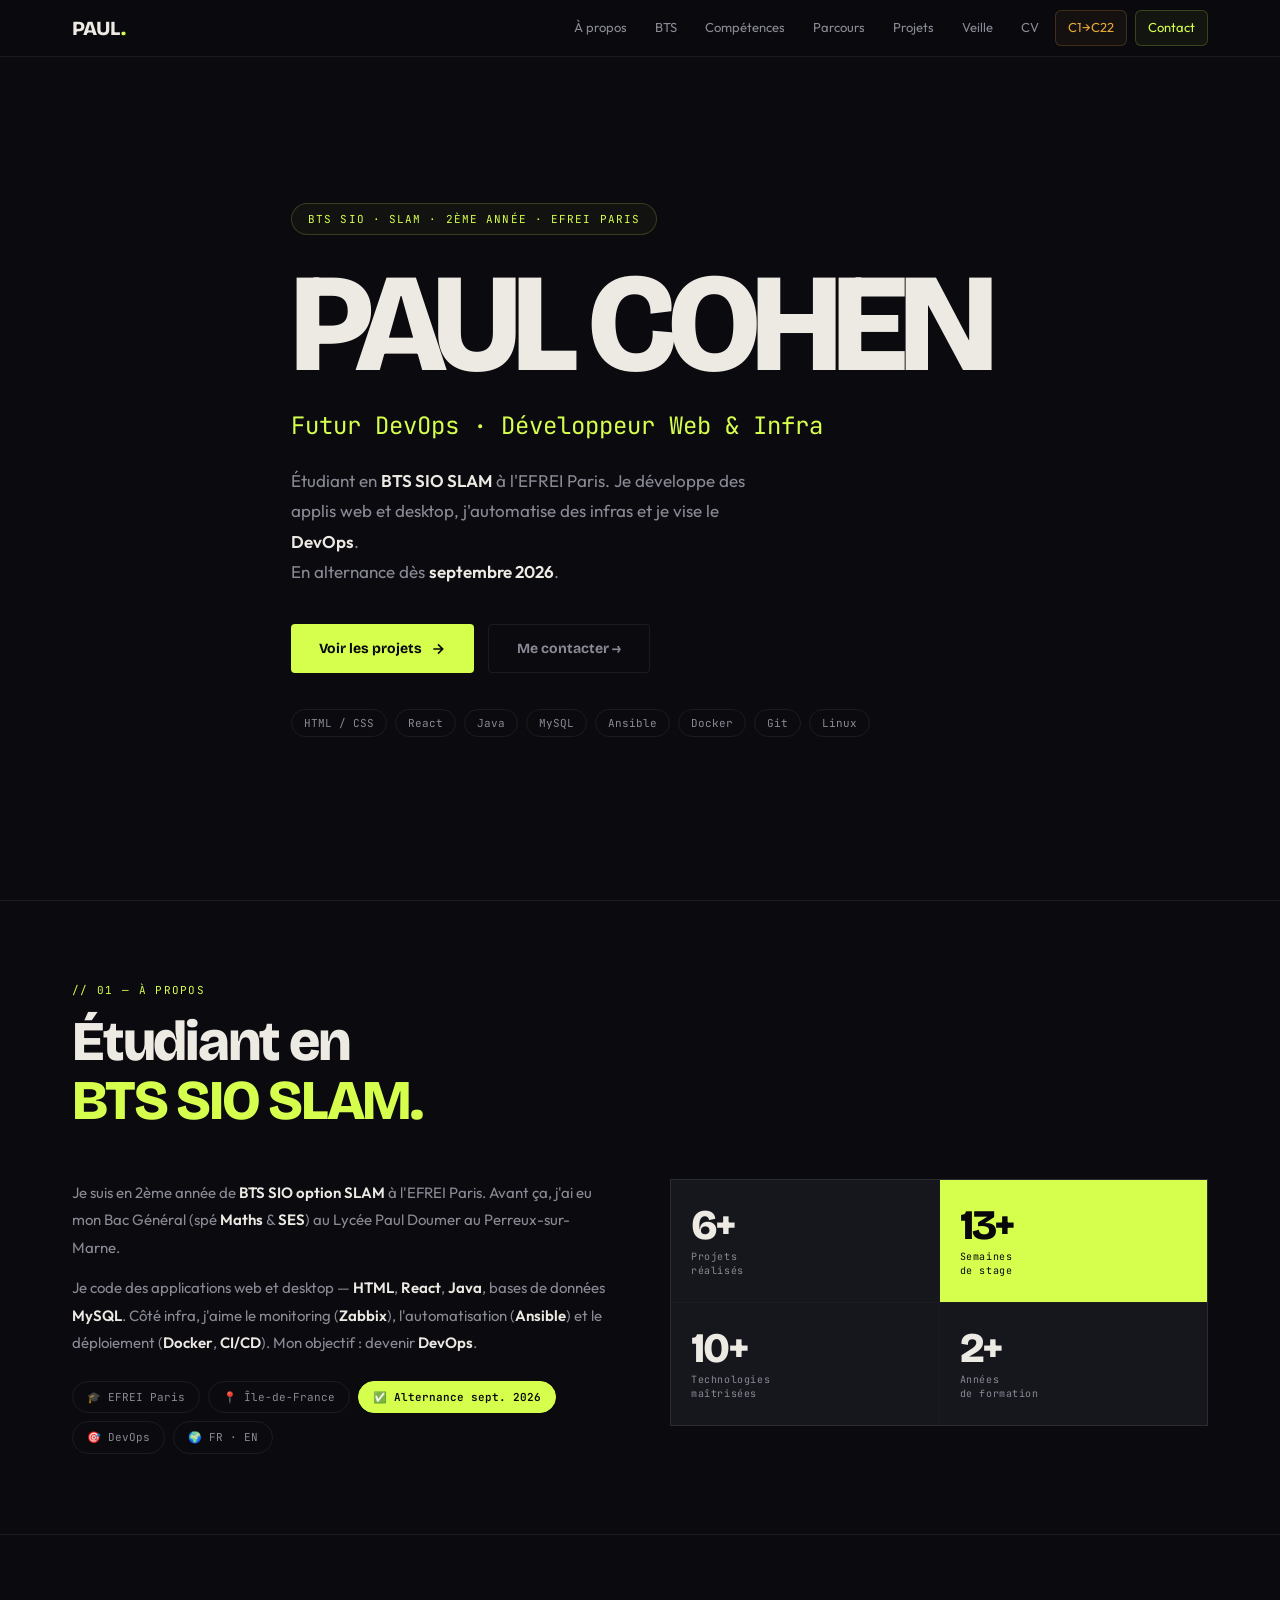
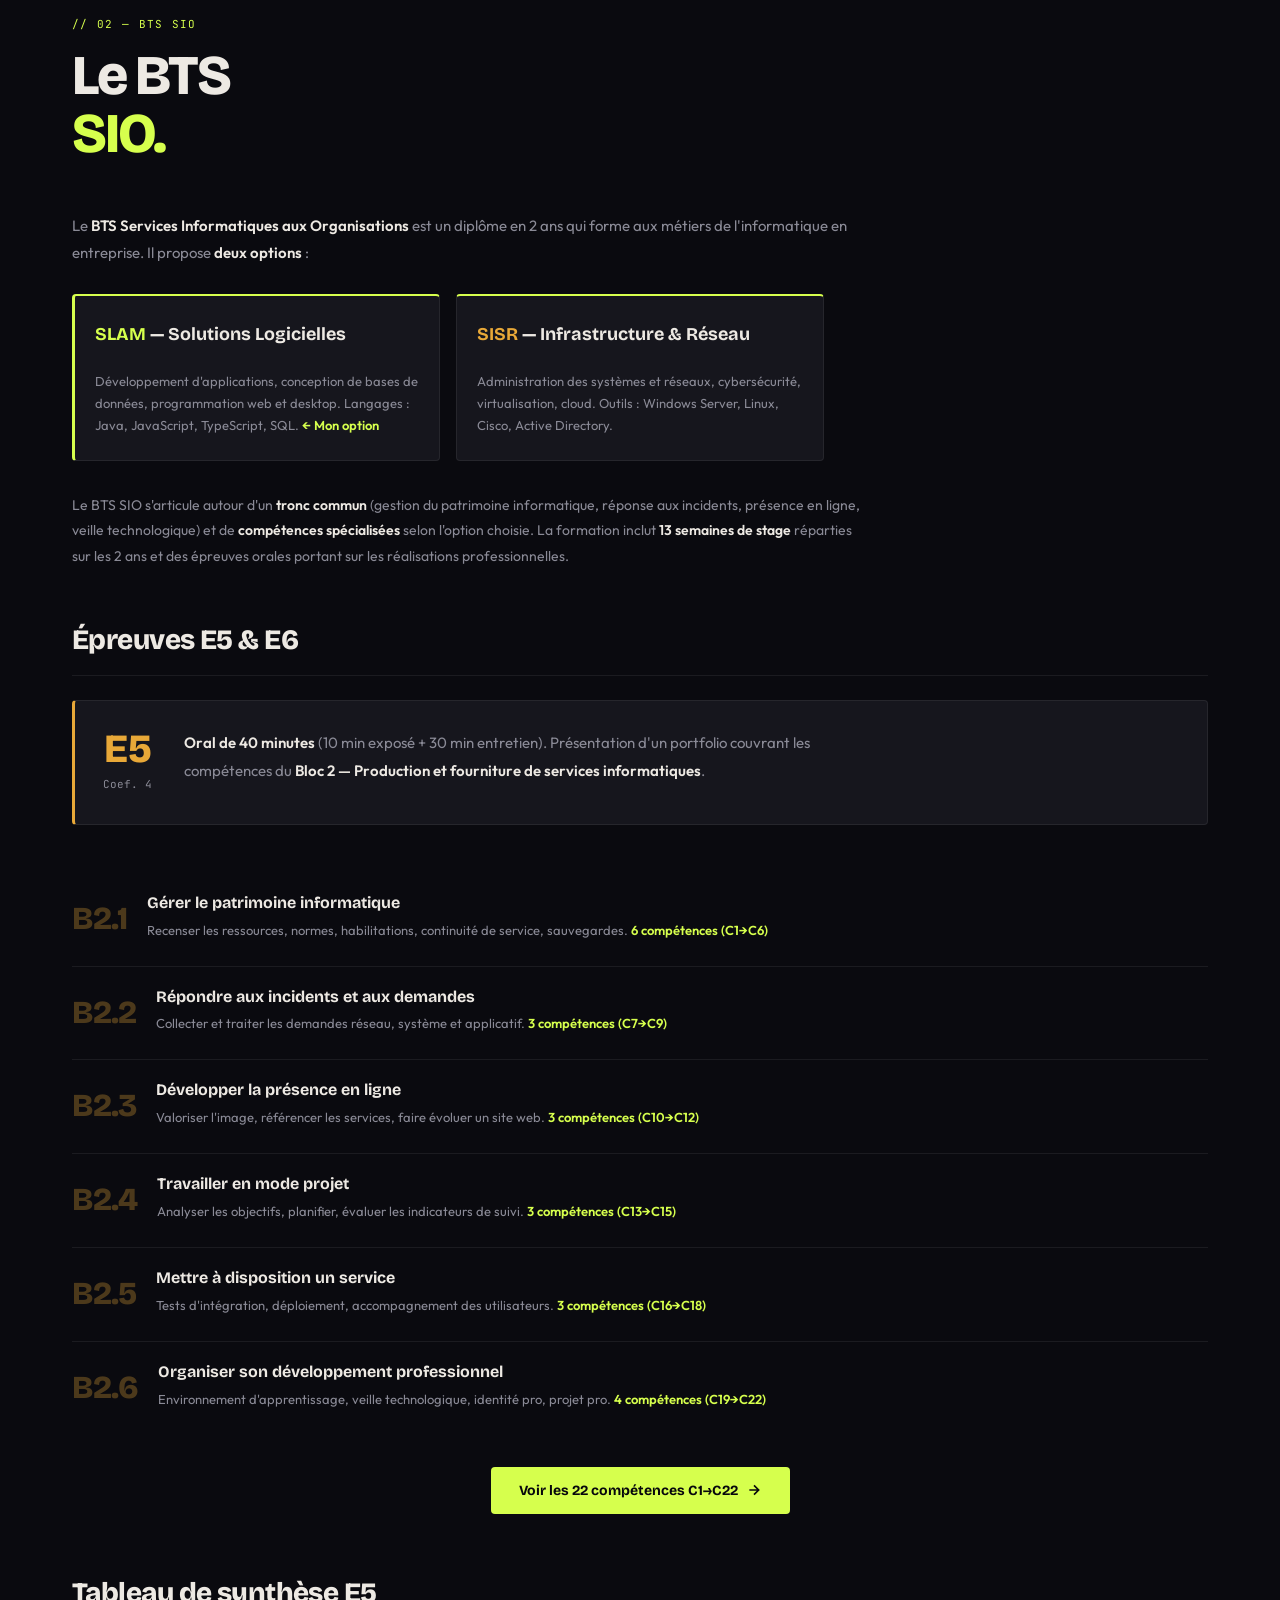
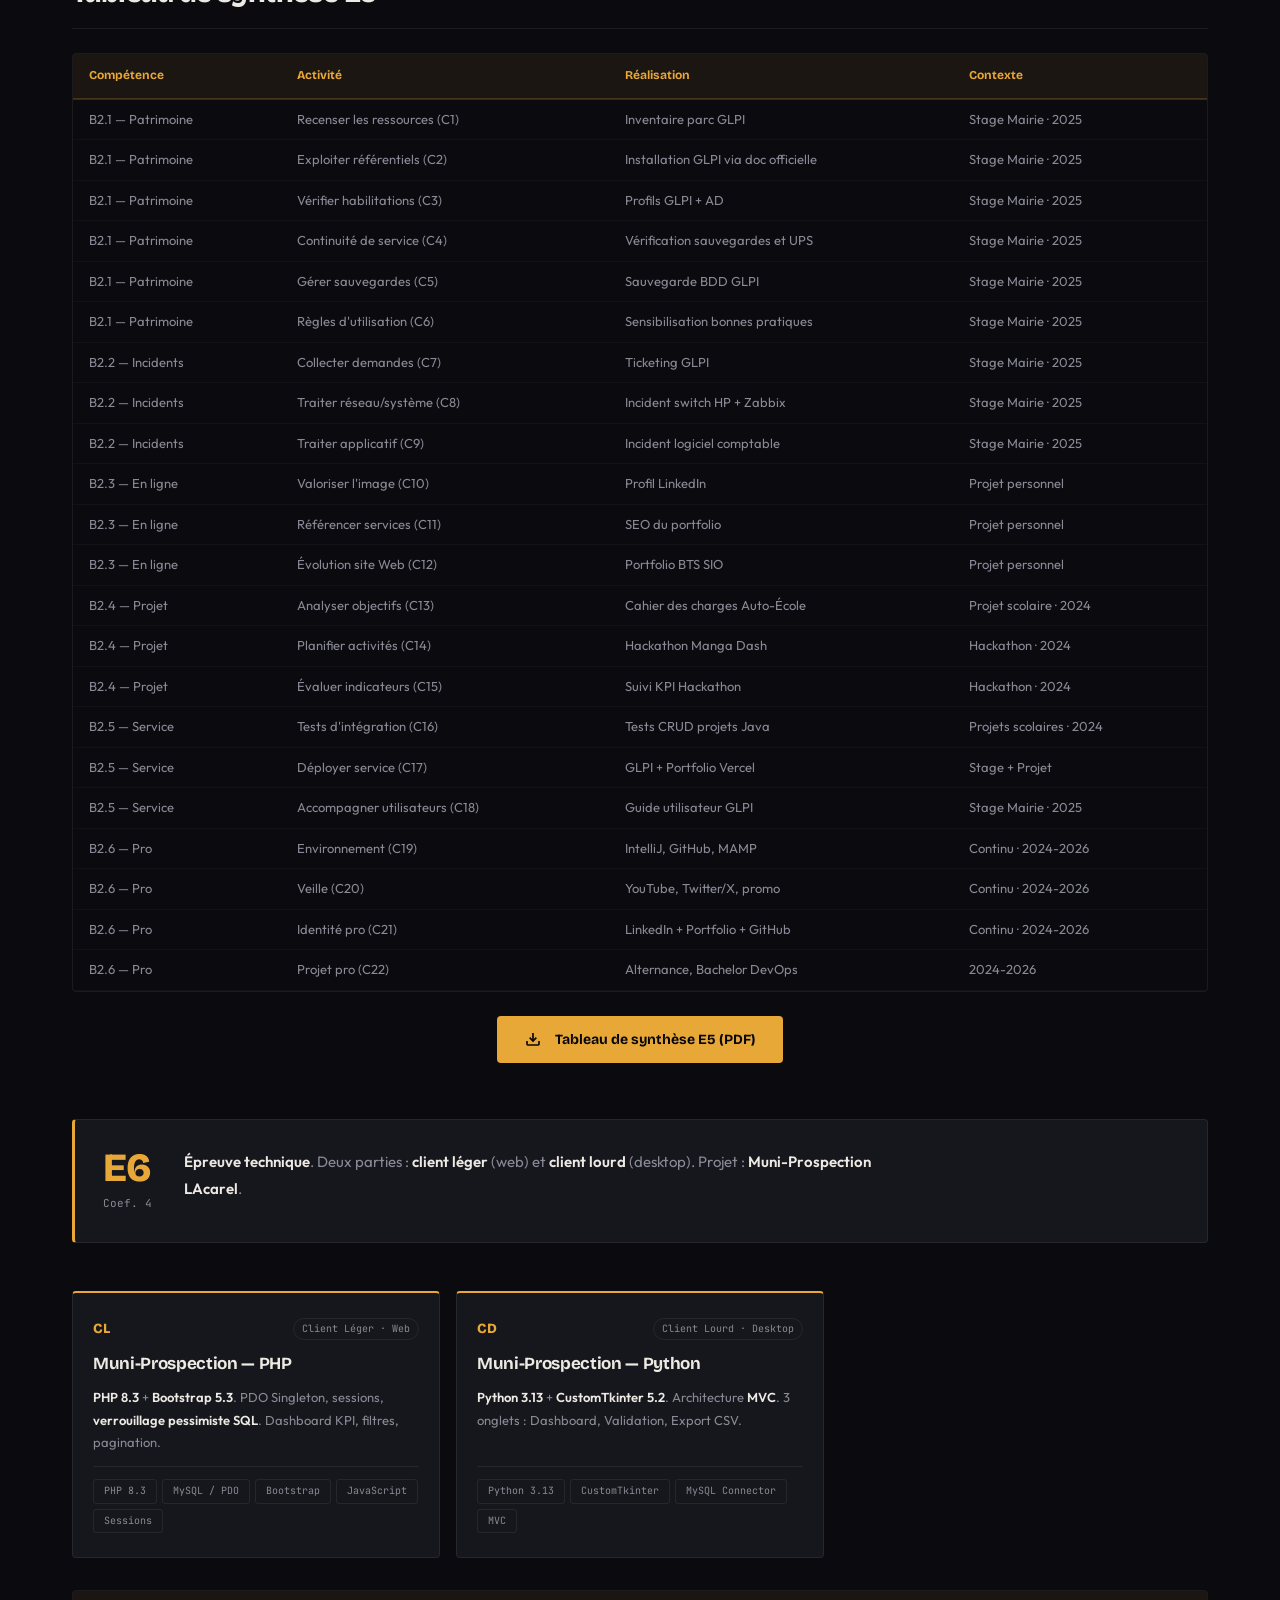
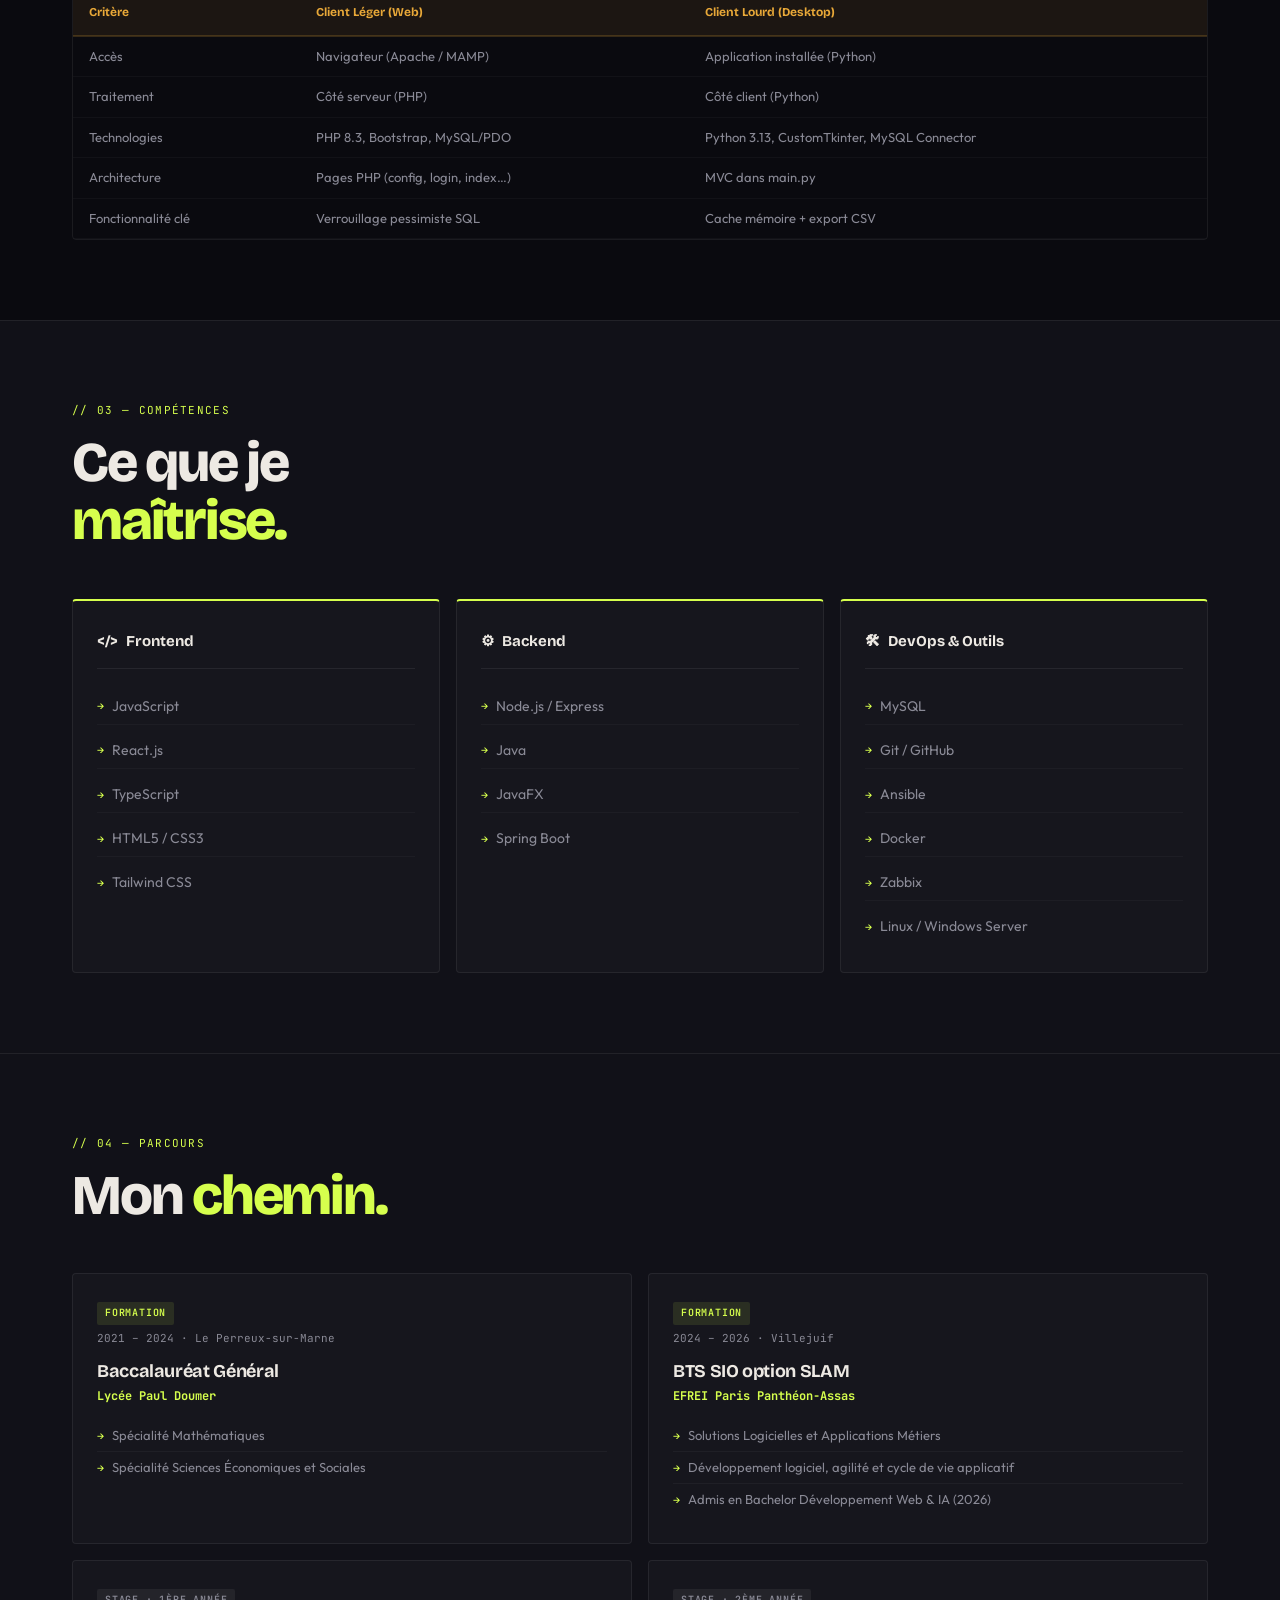
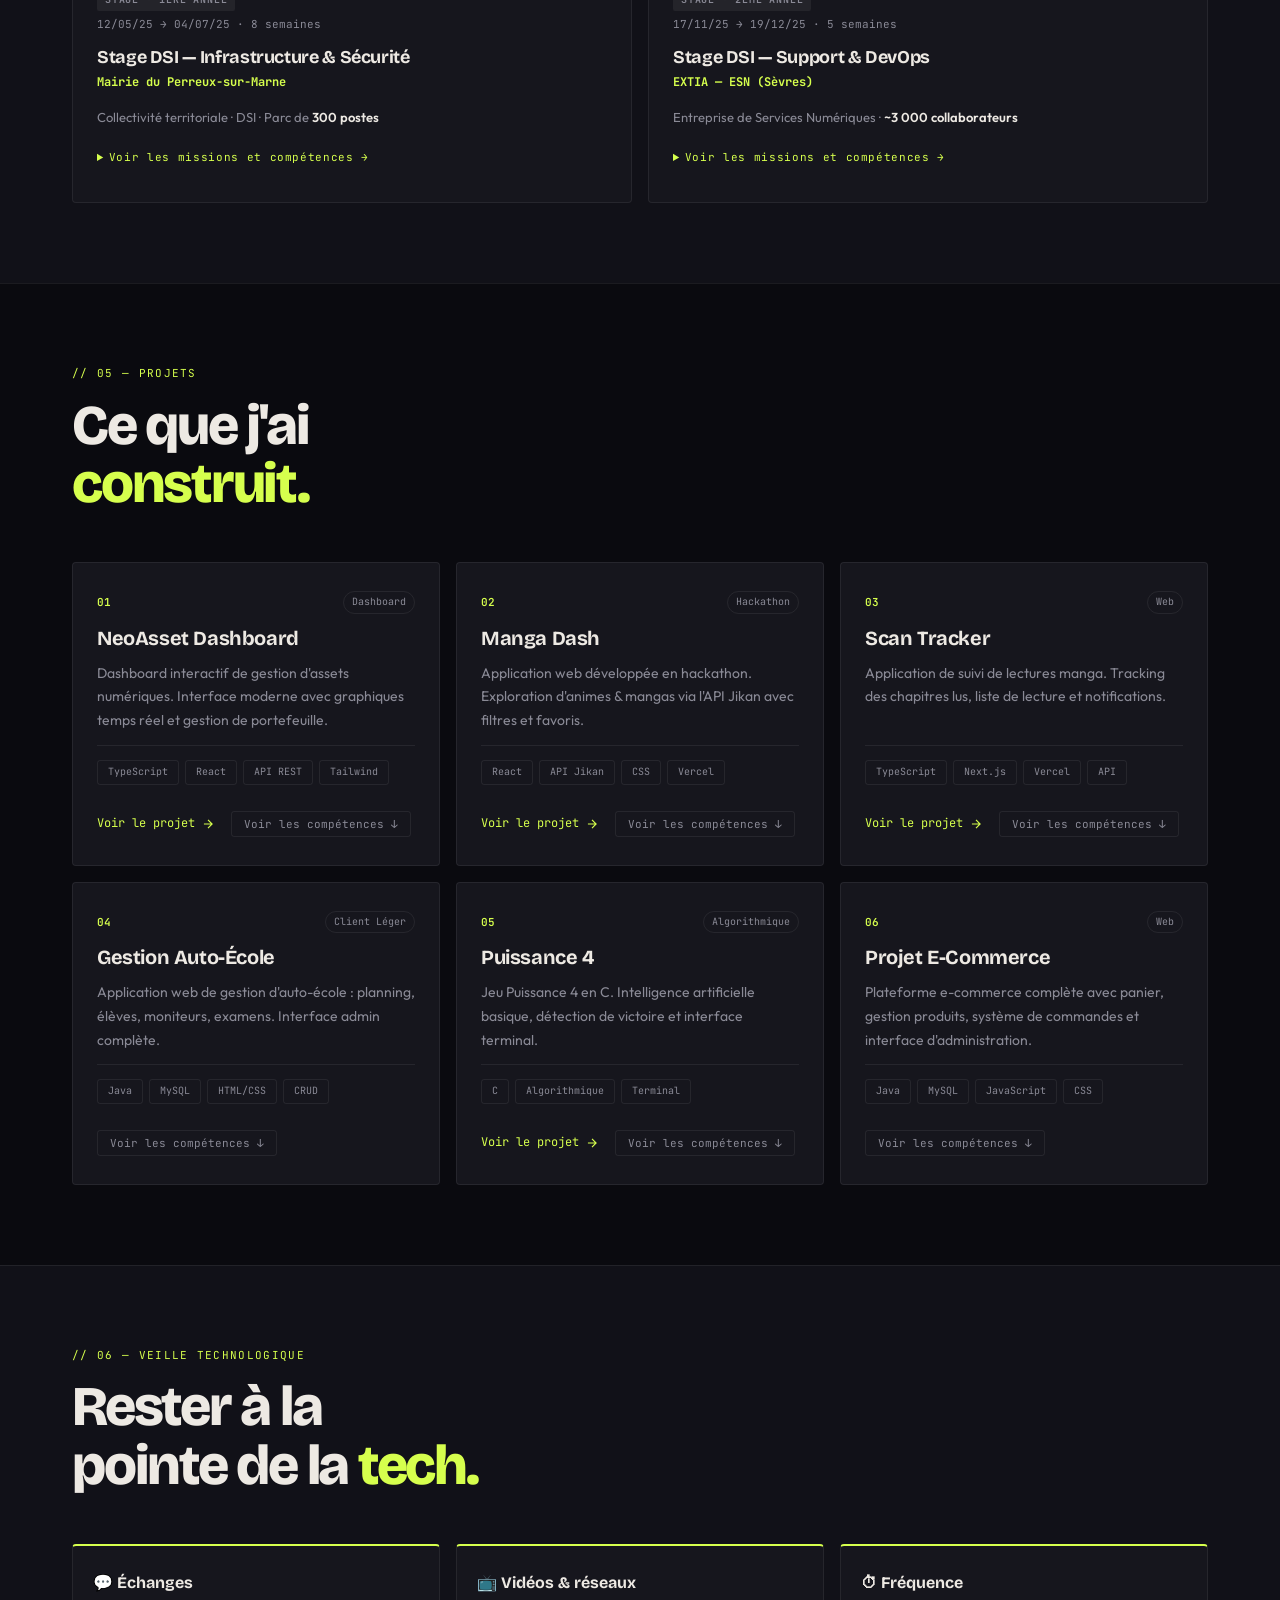
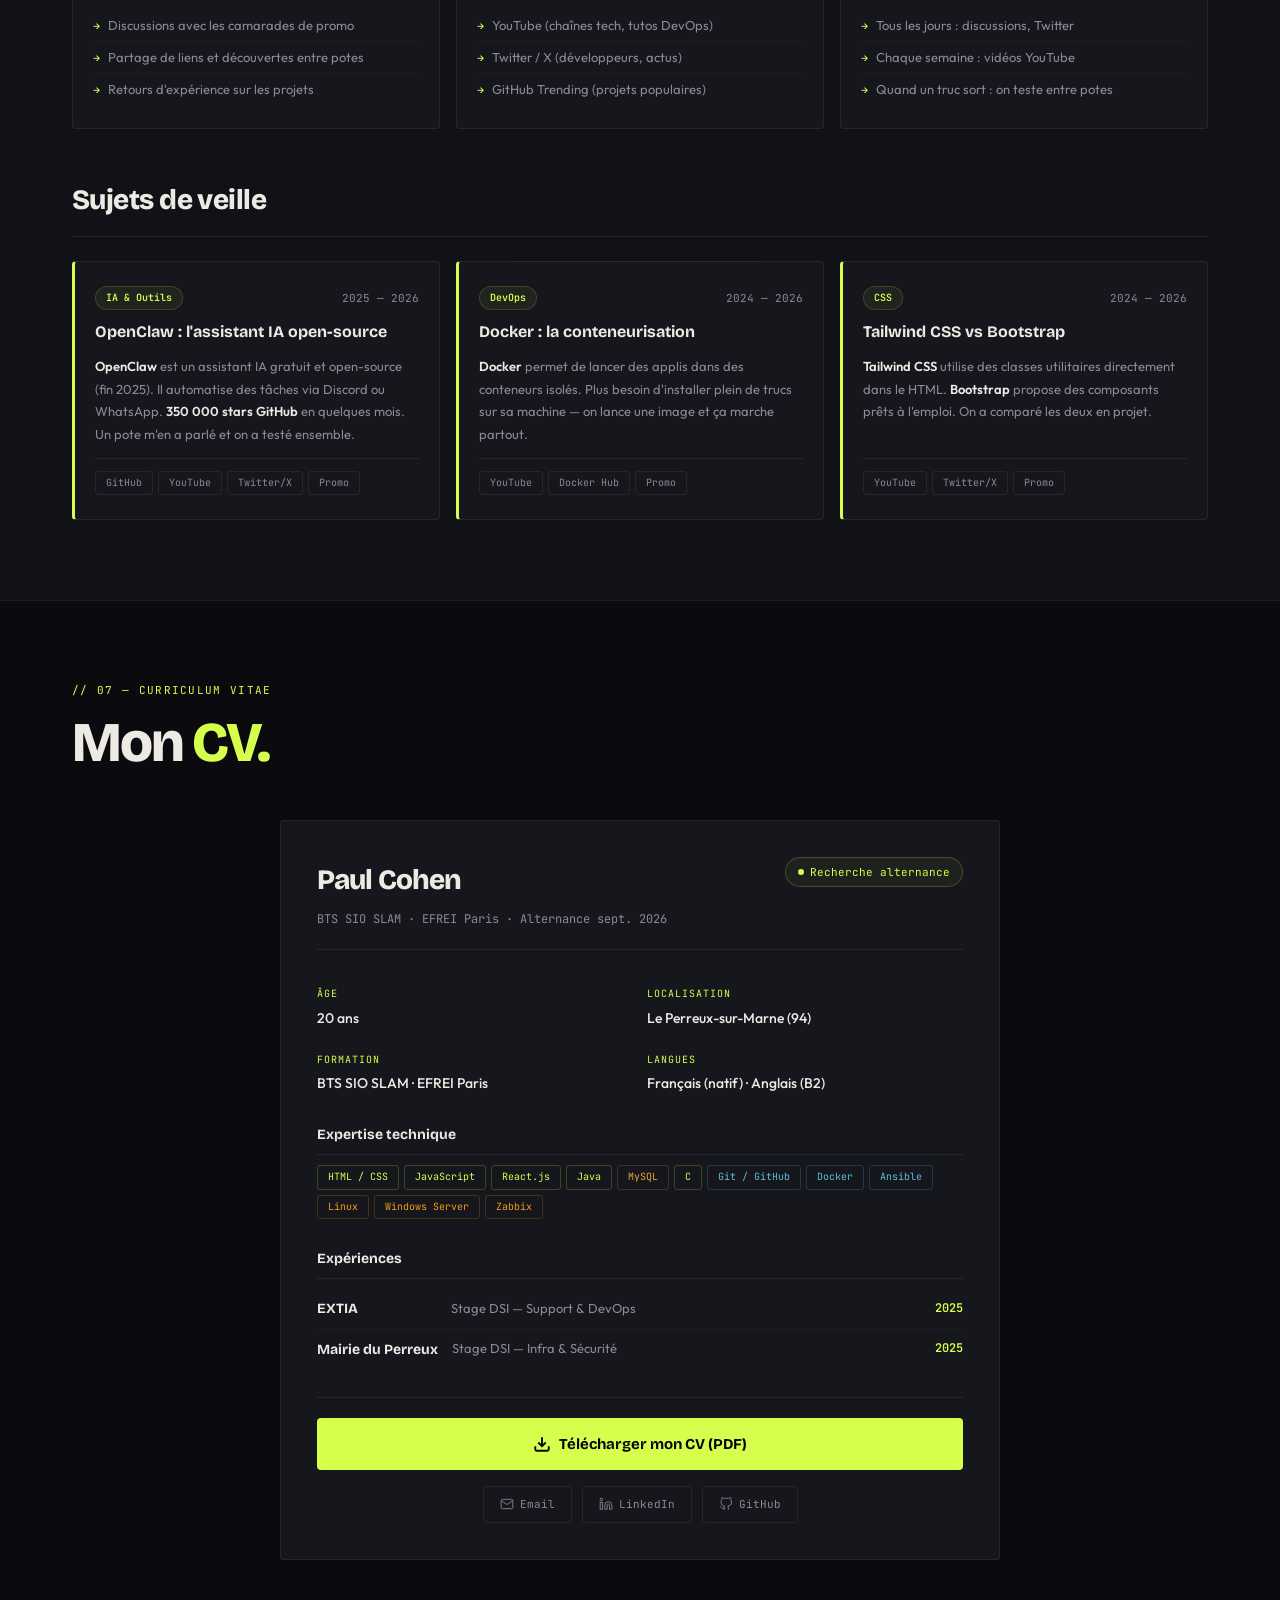
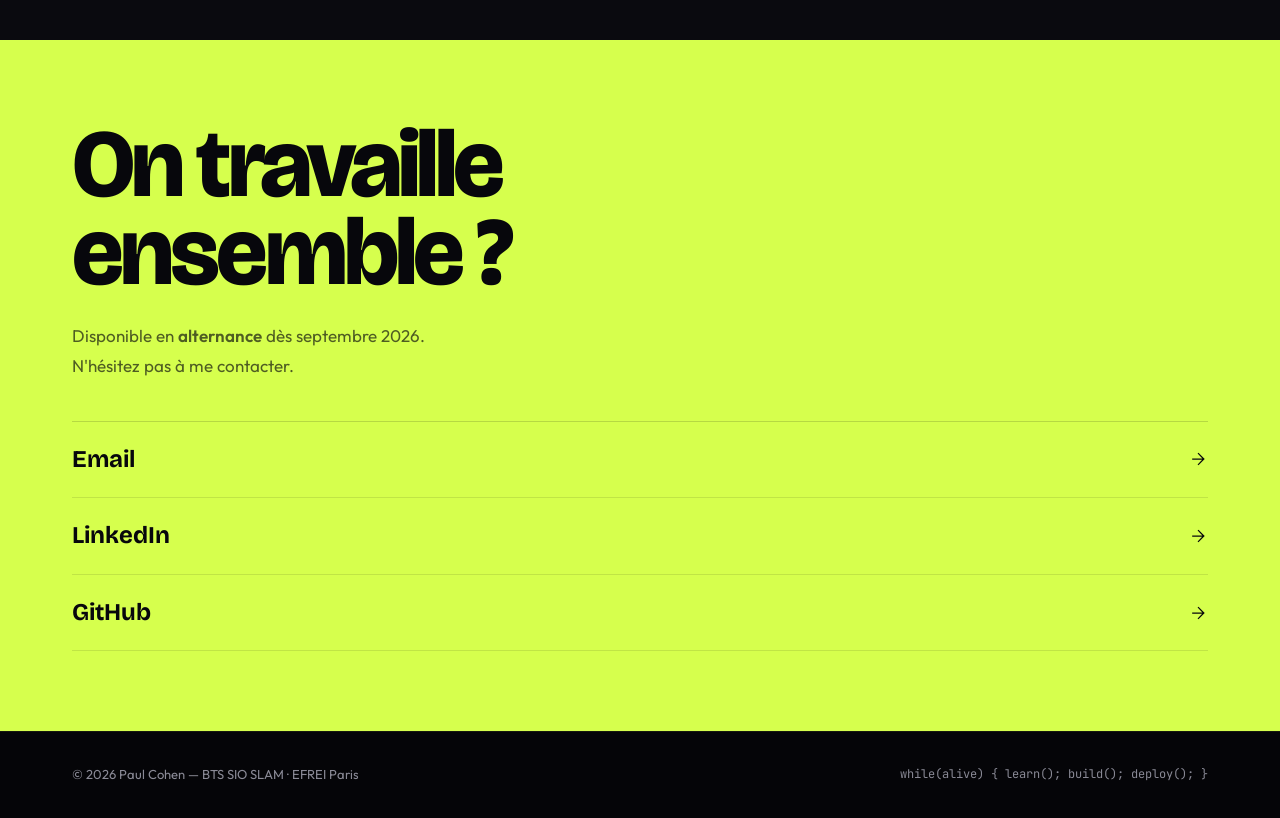
<file: index.html>
<!DOCTYPE html>
<html lang="fr">
<head>
  <meta charset="UTF-8" />
  <meta name="viewport" content="width=device-width, initial-scale=1.0" />
  <title>Paul Cohen — BTS SIO SLAM · Portfolio</title>
  <meta name="description" content="Portfolio de Paul Cohen, étudiant en BTS SIO SLAM à l'EFREI Paris. Projets web, stages en infrastructure & DevOps, compétences C1 à C22." />
  <link rel="icon" href="data:image/svg+xml,<svg xmlns='http://www.w3.org/2000/svg' viewBox='0 0 100 100'><rect rx='16' width='100' height='100' fill='%230a0a0f'/><text x='50' y='72' font-size='60' font-family='sans-serif' font-weight='800' fill='%23D6FF4D' text-anchor='middle'>P</text></svg>" />
  <link rel="preconnect" href="https://fonts.googleapis.com" />
  <link rel="preconnect" href="https://fonts.gstatic.com" crossorigin />
  <link href="https://fonts.googleapis.com/css2?family=Bricolage+Grotesque:wght@400..800&family=Outfit:wght@300..600&family=JetBrains+Mono:wght@300..600&display=swap" rel="stylesheet" />
  <link rel="stylesheet" href="css/style.css" />
</head>
<body>

  <!-- NAV -->
  <nav id="nav">
    <div class="nav-inner">
      <a href="#hero" class="logo">PAUL<span>.</span></a>
      <div class="nav-links">
        <a href="#about">À propos</a>
        <a href="#bts">BTS</a>
        <a href="#skills">Compétences</a>
        <a href="#parcours">Parcours</a>
        <a href="#projects">Projets</a>
        <a href="#veille">Veille</a>
        <a href="#cv">CV</a>
        <a href="epreuve-e5.html" class="nav-accent">C1→C22</a>
        <a href="#contact" class="nav-cta">Contact</a>
      </div>
      <button id="burger" aria-label="Menu"><span></span><span></span></button>
    </div>
  </nav>

  <!-- Mobile menu -->
  <div id="mobile-menu">
    <a href="#about">À propos</a>
    <a href="#bts">BTS SIO</a>
    <a href="#skills">Compétences</a>
    <a href="#parcours">Parcours</a>
    <a href="#projects">Projets</a>
    <a href="#veille">Veille</a>
    <a href="#cv">CV</a>
    <a href="epreuve-e5.html">C1 → C22</a>
    <a href="#contact">Contact</a>
  </div>

  <!-- ═══════ HERO ═══════ -->
  <section id="hero">
    <div class="container">
      <div class="hero-inner">
        <p class="hero-tag">BTS SIO · SLAM · 2ème année · EFREI Paris</p>
        <h1 class="hero-name">PAUL COHEN</h1>
        <p class="hero-role">Futur DevOps · Développeur Web & Infra</p>
        <p class="hero-desc">
          Étudiant en <strong>BTS SIO SLAM</strong> à l'EFREI Paris.
          Je développe des applis web et desktop, j'automatise des infras
          et je vise le <strong>DevOps</strong>.<br>
          En alternance dès <strong>septembre 2026</strong>.
        </p>
        <div class="hero-btns">
          <a href="#projects" class="btn btn-primary">
            Voir les projets
            <svg viewBox="0 0 24 24" fill="none" stroke="currentColor" stroke-width="2.5" width="16" height="16"><path d="M5 12h14M12 5l7 7-7 7"/></svg>
          </a>
          <a href="#contact" class="btn btn-secondary">Me contacter →</a>
        </div>
        <div class="hero-techs">
          <span class="tech-tag">HTML / CSS</span>
          <span class="tech-tag">React</span>
          <span class="tech-tag">Java</span>
          <span class="tech-tag">MySQL</span>
          <span class="tech-tag">Ansible</span>
          <span class="tech-tag">Docker</span>
          <span class="tech-tag">Git</span>
          <span class="tech-tag">Linux</span>
        </div>
      </div>
    </div>
  </section>

  <!-- ═══════ ABOUT ═══════ -->
  <section id="about">
    <div class="container">
      <p class="sec-label">// 01 — À propos</p>
      <h2 class="sec-title">Étudiant en<br><em>BTS SIO SLAM.</em></h2>

      <div class="about-grid">
        <div>
          <p class="about-bio">
            Je suis en 2ème année de <strong>BTS SIO option SLAM</strong> à l'EFREI Paris.
            Avant ça, j'ai eu mon Bac Général (spé <strong>Maths</strong> &amp; <strong>SES</strong>)
            au Lycée Paul Doumer au Perreux-sur-Marne.
          </p>
          <p class="about-bio">
            Je code des applications web et desktop — <strong>HTML</strong>, <strong>React</strong>,
            <strong>Java</strong>, bases de données <strong>MySQL</strong>.
            Côté infra, j'aime le monitoring (<strong>Zabbix</strong>), l'automatisation (<strong>Ansible</strong>)
            et le déploiement (<strong>Docker</strong>, <strong>CI/CD</strong>).
            Mon objectif : devenir <strong>DevOps</strong>.
          </p>
          <div class="pills">
            <span class="pill">🎓 EFREI Paris</span>
            <span class="pill">📍 Île-de-France</span>
            <span class="pill active">✅ Alternance sept. 2026</span>
            <span class="pill">🎯 DevOps</span>
            <span class="pill">🌍 FR · EN</span>
          </div>
        </div>

        <div class="stats-grid">
          <div class="stat-box">
            <span class="stat-num" data-target="6">0</span>
            <span class="stat-label">Projets<br>réalisés</span>
          </div>
          <div class="stat-box accent">
            <span class="stat-num" data-target="13">0</span>
            <span class="stat-label">Semaines<br>de stage</span>
          </div>
          <div class="stat-box">
            <span class="stat-num" data-target="10">0</span>
            <span class="stat-label">Technologies<br>maîtrisées</span>
          </div>
          <div class="stat-box">
            <span class="stat-num" data-target="2">0</span>
            <span class="stat-label">Années<br>de formation</span>
          </div>
        </div>
      </div>
    </div>
  </section>

  <!-- ═══════ BTS ═══════ -->
  <section id="bts">
    <div class="container">
      <p class="sec-label">// 02 — BTS SIO</p>
      <h2 class="sec-title">Le BTS<br><em>SIO.</em></h2>

      <!-- Présentation BTS SIO -->
      <div class="bts-intro fade-in" style="margin-bottom:48px">
        <p style="font-size:15px;color:var(--muted);line-height:1.8;max-width:800px">
          Le <strong style="color:var(--text)">BTS Services Informatiques aux Organisations</strong> est un diplôme en 2 ans
          qui forme aux métiers de l'informatique en entreprise. Il propose <strong style="color:var(--text)">deux options</strong> :
        </p>

        <div class="sit-grid" style="margin:28px 0 32px">
          <div class="sit-card" style="border-left:3px solid var(--acc)">
            <h4 style="font-family:var(--font-h);font-size:18px;font-weight:700;margin-bottom:8px">
              <span style="color:var(--acc)">SLAM</span> — Solutions Logicielles
            </h4>
            <p style="font-size:13px;color:var(--muted);line-height:1.7">
              Développement d'applications, conception de bases de données, programmation web et desktop.
              Langages : Java, JavaScript, TypeScript, SQL. <strong style="color:var(--acc)">← Mon option</strong>
            </p>
          </div>
          <div class="sit-card">
            <h4 style="font-family:var(--font-h);font-size:18px;font-weight:700;margin-bottom:8px">
              <span style="color:var(--acc2)">SISR</span> — Infrastructure & Réseau
            </h4>
            <p style="font-size:13px;color:var(--muted);line-height:1.7">
              Administration des systèmes et réseaux, cybersécurité, virtualisation, cloud.
              Outils : Windows Server, Linux, Cisco, Active Directory.
            </p>
          </div>
        </div>

        <p style="font-size:14px;color:var(--muted);line-height:1.8;max-width:800px">
          Le BTS SIO s'articule autour d'un <strong style="color:var(--text)">tronc commun</strong> (gestion du patrimoine informatique,
          réponse aux incidents, présence en ligne, veille technologique) et de <strong style="color:var(--text)">compétences spécialisées</strong>
          selon l'option choisie. La formation inclut <strong style="color:var(--text)">13 semaines de stage</strong> réparties sur les 2 ans
          et des épreuves orales portant sur les réalisations professionnelles.
        </p>
      </div>

      <!-- Épreuves -->
      <h3 class="sub-title">Épreuves E5 & E6</h3>

      <!-- E5 -->
      <div class="exam-intro fade-in" style="border-left-color:var(--acc2)">
        <div style="text-align:center;flex-shrink:0">
          <span class="badge-code" style="color:var(--acc2)">E5</span><br>
          <span class="badge-coef">Coef. 4</span>
        </div>
        <div>
          <p class="exam-desc">
            <strong>Oral de 40 minutes</strong> (10 min exposé + 30 min entretien).
            Présentation d'un portfolio couvrant les compétences du
            <strong>Bloc 2 — Production et fourniture de services informatiques</strong>.
          </p>
        </div>
      </div>

      <div class="e5-blocs" style="margin-bottom:32px">
        <div class="e5-bloc">
          <div class="e5-bloc-num">B2.1</div>
          <div class="e5-bloc-content">
            <h4>Gérer le patrimoine informatique</h4>
            <p>Recenser les ressources, normes, habilitations, continuité de service, sauvegardes. <strong>6 compétences (C1→C6)</strong></p>
          </div>
        </div>
        <div class="e5-bloc">
          <div class="e5-bloc-num">B2.2</div>
          <div class="e5-bloc-content">
            <h4>Répondre aux incidents et aux demandes</h4>
            <p>Collecter et traiter les demandes réseau, système et applicatif. <strong>3 compétences (C7→C9)</strong></p>
          </div>
        </div>
        <div class="e5-bloc">
          <div class="e5-bloc-num">B2.3</div>
          <div class="e5-bloc-content">
            <h4>Développer la présence en ligne</h4>
            <p>Valoriser l'image, référencer les services, faire évoluer un site web. <strong>3 compétences (C10→C12)</strong></p>
          </div>
        </div>
        <div class="e5-bloc">
          <div class="e5-bloc-num">B2.4</div>
          <div class="e5-bloc-content">
            <h4>Travailler en mode projet</h4>
            <p>Analyser les objectifs, planifier, évaluer les indicateurs de suivi. <strong>3 compétences (C13→C15)</strong></p>
          </div>
        </div>
        <div class="e5-bloc">
          <div class="e5-bloc-num">B2.5</div>
          <div class="e5-bloc-content">
            <h4>Mettre à disposition un service</h4>
            <p>Tests d'intégration, déploiement, accompagnement des utilisateurs. <strong>3 compétences (C16→C18)</strong></p>
          </div>
        </div>
        <div class="e5-bloc">
          <div class="e5-bloc-num">B2.6</div>
          <div class="e5-bloc-content">
            <h4>Organiser son développement professionnel</h4>
            <p>Environnement d'apprentissage, veille technologique, identité pro, projet pro. <strong>4 compétences (C19→C22)</strong></p>
          </div>
        </div>
      </div>

      <div style="text-align:center;margin-bottom:56px">
        <a href="epreuve-e5.html" class="btn btn-primary" style="display:inline-flex">
          Voir les 22 compétences C1→C22
          <svg viewBox="0 0 24 24" fill="none" stroke="currentColor" stroke-width="2.5" width="16" height="16"><path d="M5 12h14M12 5l7 7-7 7"/></svg>
        </a>
      </div>

      <!-- Tableau de synthèse -->
      <h3 class="sub-title">Tableau de synthèse E5</h3>
      <div class="table-wrap">
        <table class="synth-table">
          <thead>
            <tr><th>Compétence</th><th>Activité</th><th>Réalisation</th><th>Contexte</th></tr>
          </thead>
          <tbody>
            <tr><td>B2.1 — Patrimoine</td><td>Recenser les ressources (C1)</td><td>Inventaire parc GLPI</td><td>Stage Mairie · 2025</td></tr>
            <tr><td>B2.1 — Patrimoine</td><td>Exploiter référentiels (C2)</td><td>Installation GLPI via doc officielle</td><td>Stage Mairie · 2025</td></tr>
            <tr><td>B2.1 — Patrimoine</td><td>Vérifier habilitations (C3)</td><td>Profils GLPI + AD</td><td>Stage Mairie · 2025</td></tr>
            <tr><td>B2.1 — Patrimoine</td><td>Continuité de service (C4)</td><td>Vérification sauvegardes et UPS</td><td>Stage Mairie · 2025</td></tr>
            <tr><td>B2.1 — Patrimoine</td><td>Gérer sauvegardes (C5)</td><td>Sauvegarde BDD GLPI</td><td>Stage Mairie · 2025</td></tr>
            <tr><td>B2.1 — Patrimoine</td><td>Règles d'utilisation (C6)</td><td>Sensibilisation bonnes pratiques</td><td>Stage Mairie · 2025</td></tr>
            <tr><td>B2.2 — Incidents</td><td>Collecter demandes (C7)</td><td>Ticketing GLPI</td><td>Stage Mairie · 2025</td></tr>
            <tr><td>B2.2 — Incidents</td><td>Traiter réseau/système (C8)</td><td>Incident switch HP + Zabbix</td><td>Stage Mairie · 2025</td></tr>
            <tr><td>B2.2 — Incidents</td><td>Traiter applicatif (C9)</td><td>Incident logiciel comptable</td><td>Stage Mairie · 2025</td></tr>
            <tr><td>B2.3 — En ligne</td><td>Valoriser l'image (C10)</td><td>Profil LinkedIn</td><td>Projet personnel</td></tr>
            <tr><td>B2.3 — En ligne</td><td>Référencer services (C11)</td><td>SEO du portfolio</td><td>Projet personnel</td></tr>
            <tr><td>B2.3 — En ligne</td><td>Évolution site Web (C12)</td><td>Portfolio BTS SIO</td><td>Projet personnel</td></tr>
            <tr><td>B2.4 — Projet</td><td>Analyser objectifs (C13)</td><td>Cahier des charges Auto-École</td><td>Projet scolaire · 2024</td></tr>
            <tr><td>B2.4 — Projet</td><td>Planifier activités (C14)</td><td>Hackathon Manga Dash</td><td>Hackathon · 2024</td></tr>
            <tr><td>B2.4 — Projet</td><td>Évaluer indicateurs (C15)</td><td>Suivi KPI Hackathon</td><td>Hackathon · 2024</td></tr>
            <tr><td>B2.5 — Service</td><td>Tests d'intégration (C16)</td><td>Tests CRUD projets Java</td><td>Projets scolaires · 2024</td></tr>
            <tr><td>B2.5 — Service</td><td>Déployer service (C17)</td><td>GLPI + Portfolio Vercel</td><td>Stage + Projet</td></tr>
            <tr><td>B2.5 — Service</td><td>Accompagner utilisateurs (C18)</td><td>Guide utilisateur GLPI</td><td>Stage Mairie · 2025</td></tr>
            <tr><td>B2.6 — Pro</td><td>Environnement (C19)</td><td>IntelliJ, GitHub, MAMP</td><td>Continu · 2024-2026</td></tr>
            <tr><td>B2.6 — Pro</td><td>Veille (C20)</td><td>YouTube, Twitter/X, promo</td><td>Continu · 2024-2026</td></tr>
            <tr><td>B2.6 — Pro</td><td>Identité pro (C21)</td><td>LinkedIn + Portfolio + GitHub</td><td>Continu · 2024-2026</td></tr>
            <tr><td>B2.6 — Pro</td><td>Projet pro (C22)</td><td>Alternance, Bachelor DevOps</td><td>2024-2026</td></tr>
          </tbody>
        </table>
      </div>

      <div style="text-align:center;margin:24px 0 56px">
        <a href="Tableau_Synthese_E5_Paul_Cohen.pdf" download class="btn btn-primary" style="display:inline-flex;background:#E8A838">
          <svg viewBox="0 0 24 24" fill="none" stroke="currentColor" stroke-width="2.5" width="16" height="16" style="margin-right:6px"><path d="M21 15v4a2 2 0 0 1-2 2H5a2 2 0 0 1-2-2v-4"/><polyline points="7 10 12 15 17 10"/><line x1="12" y1="15" x2="12" y2="3"/></svg>
          Tableau de synthèse E5 (PDF)
        </a>
      </div>

      <!-- E6 -->
      <div class="exam-intro fade-in" style="border-left-color:#E8A838;margin-top:56px">
        <div style="text-align:center;flex-shrink:0">
          <span class="badge-code" style="color:#E8A838">E6</span><br>
          <span class="badge-coef">Coef. 4</span>
        </div>
        <div>
          <p class="exam-desc">
            <strong>Épreuve technique</strong>.
            Deux parties : <strong>client léger</strong> (web) et <strong>client lourd</strong> (desktop).
            Projet : <strong>Muni-Prospection LAcarel</strong>.
          </p>
        </div>
      </div>

      <div class="sit-grid" style="margin-bottom:32px">
        <div class="sit-card orange">
          <div class="sit-header"><span class="sit-num">CL</span><span class="sit-tag">Client Léger · Web</span></div>
          <h4 class="sit-name">Muni-Prospection — PHP</h4>
          <p class="sit-desc"><strong>PHP 8.3</strong> + <strong>Bootstrap 5.3</strong>. PDO Singleton, sessions, <strong>verrouillage pessimiste SQL</strong>. Dashboard KPI, filtres, pagination.</p>
          <div class="sit-skills"><span>PHP 8.3</span><span>MySQL / PDO</span><span>Bootstrap</span><span>JavaScript</span><span>Sessions</span></div>
        </div>
        <div class="sit-card orange">
          <div class="sit-header"><span class="sit-num">CD</span><span class="sit-tag">Client Lourd · Desktop</span></div>
          <h4 class="sit-name">Muni-Prospection — Python</h4>
          <p class="sit-desc"><strong>Python 3.13</strong> + <strong>CustomTkinter 5.2</strong>. Architecture <strong>MVC</strong>. 3 onglets : Dashboard, Validation, Export CSV.</p>
          <div class="sit-skills"><span>Python 3.13</span><span>CustomTkinter</span><span>MySQL Connector</span><span>MVC</span></div>
        </div>
      </div>

      <!-- Tableau comparatif -->
      <div class="table-wrap">
        <table class="synth-table">
          <thead>
            <tr><th>Critère</th><th>Client Léger (Web)</th><th>Client Lourd (Desktop)</th></tr>
          </thead>
          <tbody>
            <tr><td>Accès</td><td>Navigateur (Apache / MAMP)</td><td>Application installée (Python)</td></tr>
            <tr><td>Traitement</td><td>Côté serveur (PHP)</td><td>Côté client (Python)</td></tr>
            <tr><td>Technologies</td><td>PHP 8.3, Bootstrap, MySQL/PDO</td><td>Python 3.13, CustomTkinter, MySQL Connector</td></tr>
            <tr><td>Architecture</td><td>Pages PHP (config, login, index…)</td><td>MVC dans main.py</td></tr>
            <tr><td>Fonctionnalité clé</td><td>Verrouillage pessimiste SQL</td><td>Cache mémoire + export CSV</td></tr>
          </tbody>
        </table>
      </div>

    </div>
  </section>

  <!-- ═══════ SKILLS ═══════ -->
  <section id="skills">
    <div class="container">
      <p class="sec-label">// 03 — Compétences</p>
      <h2 class="sec-title">Ce que je<br><em>maîtrise.</em></h2>

      <div class="skills-grid">
        <div class="skill-col">
          <h3 class="skill-col-title"><span>&lt;/&gt;</span> Frontend</h3>
          <ul class="skill-list">
            <li class="skill-item">JavaScript</li>
            <li class="skill-item">React.js</li>
            <li class="skill-item">TypeScript</li>
            <li class="skill-item">HTML5 / CSS3</li>
            <li class="skill-item">Tailwind CSS</li>
          </ul>
        </div>
        <div class="skill-col">
          <h3 class="skill-col-title"><span>⚙</span> Backend</h3>
          <ul class="skill-list">
            <li class="skill-item">Node.js / Express</li>
            <li class="skill-item">Java</li>
            <li class="skill-item">JavaFX</li>
            <li class="skill-item">Spring Boot</li>
          </ul>
        </div>
        <div class="skill-col">
          <h3 class="skill-col-title"><span>🛠</span> DevOps &amp; Outils</h3>
          <ul class="skill-list">
            <li class="skill-item">MySQL</li>
            <li class="skill-item">Git / GitHub</li>
            <li class="skill-item">Ansible</li>
            <li class="skill-item">Docker</li>
            <li class="skill-item">Zabbix</li>
            <li class="skill-item">Linux / Windows Server</li>
          </ul>
        </div>
      </div>
    </div>
  </section>

  <!-- ═══════ PARCOURS ═══════ -->
  <section id="parcours">
    <div class="container">
      <p class="sec-label">// 04 — Parcours</p>
      <h2 class="sec-title">Mon <em>chemin.</em></h2>

      <div class="tl-grid">

        <!-- BAC -->
        <div class="tl-card fade-in">
          <div class="tl-top">
            <span class="tl-tag edu">Formation</span>
            <span class="tl-period">2021 – 2024 · Le Perreux-sur-Marne</span>
          </div>
          <h3 class="tl-title">Baccalauréat Général</h3>
          <h4 class="tl-place">Lycée Paul Doumer</h4>
          <ul class="tl-list">
            <li>Spécialité Mathématiques</li>
            <li>Spécialité Sciences Économiques et Sociales</li>
          </ul>
        </div>

        <!-- BTS -->
        <div class="tl-card fade-in">
          <div class="tl-top">
            <span class="tl-tag edu">Formation</span>
            <span class="tl-period">2024 – 2026 · Villejuif</span>
          </div>
          <h3 class="tl-title">BTS SIO option SLAM</h3>
          <h4 class="tl-place">EFREI Paris Panthéon-Assas</h4>
          <ul class="tl-list">
            <li>Solutions Logicielles et Applications Métiers</li>
            <li>Développement logiciel, agilité et cycle de vie applicatif</li>
            <li>Admis en Bachelor Développement Web &amp; IA (2026)</li>
          </ul>
        </div>

        <!-- STAGE MAIRIE -->
        <div class="tl-card fade-in">
          <div class="tl-top">
            <span class="tl-tag xp">Stage · 1ère année</span>
            <span class="tl-period">12/05/25 → 04/07/25 · 8 semaines</span>
          </div>
          <h3 class="tl-title">Stage DSI — Infrastructure &amp; Sécurité</h3>
          <h4 class="tl-place">Mairie du Perreux-sur-Marne</h4>
          <p style="font-size:13px;color:var(--muted);margin:8px 0">Collectivité territoriale · DSI · Parc de <strong style="color:var(--text)">300 postes</strong></p>
          <details class="stage-details" style="margin-top:12px">
            <summary>Voir les missions et compétences →</summary>
            <div class="stage-missions">
              <div class="stage-mission">
                <div class="stage-mission-comps"><span>C1</span></div>
                <div><strong>Inventaire du parc informatique</strong><br><span style="color:var(--muted)">13 machines recensées dans GLPI (postes, serveurs, portables, réseau)</span></div>
              </div>
              <div class="stage-mission">
                <div class="stage-mission-comps"><span>C2</span><span>C17</span></div>
                <div><strong>Installation GLPI sur serveur Debian</strong><br><span style="color:var(--muted)">Déploiement complet sur Debian : Apache, MySQL, configuration via doc officielle</span></div>
              </div>
              <div class="stage-mission">
                <div class="stage-mission-comps"><span>C3</span></div>
                <div><strong>Audit des droits Active Directory</strong><br><span style="color:var(--muted)">Correction de droits incohérents sur les profils GLPI</span></div>
              </div>
              <div class="stage-mission">
                <div class="stage-mission-comps"><span>C4</span><span>C5</span></div>
                <div><strong>Sauvegardes &amp; continuité de service</strong><br><span style="color:var(--muted)">mysqldump BDD GLPI (14 000 lignes), test de restauration, vérification UPS</span></div>
              </div>
              <div class="stage-mission">
                <div class="stage-mission-comps"><span>C6</span></div>
                <div><strong>Sensibilisation bonnes pratiques</strong><br><span style="color:var(--muted)">Phishing, mots de passe, verrouillage de session — lors des interventions</span></div>
              </div>
              <div class="stage-mission">
                <div class="stage-mission-comps"><span>C7</span></div>
                <div><strong>Ticketing GLPI</strong><br><span style="color:var(--muted)">6 catégories paramétrées, ~10 tickets gérés</span></div>
              </div>
              <div class="stage-mission">
                <div class="stage-mission-comps"><span>C17</span><span>C8</span></div>
                <div><strong>Installation &amp; configuration Zabbix sur Debian</strong><br><span style="color:var(--muted)">Déploiement du serveur de supervision sur Debian, configuration des hôtes et alertes</span></div>
              </div>
              <div class="stage-mission">
                <div class="stage-mission-comps"><span>C8</span></div>
                <div><strong>Incident switch HP + alerte Zabbix</strong><br><span style="color:var(--muted)">Crash switch → diagnostic avec tuteur. Disque serveur à 92% → nettoyage 15 Go</span></div>
              </div>
              <div class="stage-mission">
                <div class="stage-mission-comps"><span>C9</span></div>
                <div><strong>Incident logiciel comptable</strong><br><span style="color:var(--muted)">Diagnostic et résolution du ralentissement applicatif</span></div>
              </div>
              <div class="stage-mission">
                <div class="stage-mission-comps"><span>C17</span></div>
                <div><strong>Déploiement Apache Guacamole sur Debian</strong><br><span style="color:var(--muted)">Installation et configuration de l'accès distant aux postes via navigateur (RDP/VNC/SSH)</span></div>
              </div>
              <div class="stage-mission">
                <div class="stage-mission-comps"><span>C7</span><span>C9</span></div>
                <div><strong>Support utilisateurs</strong><br><span style="color:var(--muted)">Assistance aux agents : dépannage postes, résolution de problèmes logiciels et matériels</span></div>
              </div>
              <div class="stage-mission">
                <div class="stage-mission-comps"><span>C18</span></div>
                <div><strong>Guide utilisateur GLPI</strong><br><span style="color:var(--muted)">Rédaction d'un guide pour les agents de la Mairie</span></div>
              </div>
            </div>
            <div class="stage-techs">
              <span>GLPI</span><span>Zabbix</span><span>Guacamole</span><span>Debian</span><span>Active Directory</span><span>MySQL</span><span>Windows Server</span>
            </div>
          </details>
        </div>

        <!-- STAGE EXTIA -->
        <div class="tl-card fade-in">
          <div class="tl-top">
            <span class="tl-tag xp">Stage · 2ème année</span>
            <span class="tl-period">17/11/25 → 19/12/25 · 5 semaines</span>
          </div>
          <h3 class="tl-title">Stage DSI — Support &amp; DevOps</h3>
          <h4 class="tl-place">EXTIA — ESN (Sèvres)</h4>
          <p style="font-size:13px;color:var(--muted);margin:8px 0">Entreprise de Services Numériques · <strong style="color:var(--text)">~3 000 collaborateurs</strong></p>
          <details class="stage-details" style="margin-top:12px">
            <summary>Voir les missions et compétences →</summary>
            <div class="stage-missions">
              <div class="stage-mission">
                <div class="stage-mission-comps"><span>C1</span><span>C4</span><span>C8</span></div>
                <div><strong>Supervision infrastructure avec Zabbix</strong><br><span style="color:var(--muted)">Monitoring serveurs, configuration d'alertes, tableaux de bord</span></div>
              </div>
              <div class="stage-mission">
                <div class="stage-mission-comps"><span>C17</span><span>C2</span></div>
                <div><strong>Script Python + Ansible</strong><br><span style="color:var(--muted)">Écriture de scripts Python pour générer et lancer des playbooks Ansible (déploiement &amp; configuration serveurs)</span></div>
              </div>
              <div class="stage-mission">
                <div class="stage-mission-comps"><span>C7</span><span>C9</span></div>
                <div><strong>Support utilisateurs via Azure &amp; Intune</strong><br><span style="color:var(--muted)">Gestion des tickets, dépannage à distance, administration des postes via Azure AD et Intune</span></div>
              </div>
              <div class="stage-mission">
                <div class="stage-mission-comps"><span>C1</span><span>C3</span></div>
                <div><strong>Création et déploiement de postes</strong><br><span style="color:var(--muted)">Configuration de nouveaux postes collaborateurs, enrôlement Intune, installation logiciels</span></div>
              </div>
              <div class="stage-mission">
                <div class="stage-mission-comps"><span>C19</span><span>C20</span><span>C22</span></div>
                <div><strong>Découverte du métier DevOps</strong><br><span style="color:var(--muted)">Observation Docker et CI/CD. Le déclic pour mon orientation pro</span></div>
              </div>
            </div>
            <div class="stage-techs">
              <span>Zabbix</span><span>Python</span><span>Ansible</span><span>Azure AD</span><span>Intune</span><span>Docker</span>
            </div>
          </details>
        </div>

      </div>
    </div>
  </section>

  <!-- ═══════ PROJECTS ═══════ -->
  <section id="projects">
    <div class="container">
      <p class="sec-label">// 05 — Projets</p>
      <h2 class="sec-title">Ce que j'ai<br><em>construit.</em></h2>
      <div class="proj-grid" id="projCards">
        <!-- Rendered by JS -->
      </div>
    </div>
  </section>

  <!-- ═══════ VEILLE ═══════ -->
  <section id="veille">
    <div class="container">
      <p class="sec-label">// 06 — Veille technologique</p>
      <h2 class="sec-title">Rester à la<br>pointe de la <em>tech.</em></h2>

      <div class="veille-grid">
        <div class="veille-method fade-in">
          <h4>💬 Échanges</h4>
          <ul>
            <li>Discussions avec les camarades de promo</li>
            <li>Partage de liens et découvertes entre potes</li>
            <li>Retours d'expérience sur les projets</li>
          </ul>
        </div>
        <div class="veille-method fade-in">
          <h4>📺 Vidéos &amp; réseaux</h4>
          <ul>
            <li>YouTube (chaînes tech, tutos DevOps)</li>
            <li>Twitter / X (développeurs, actus)</li>
            <li>GitHub Trending (projets populaires)</li>
          </ul>
        </div>
        <div class="veille-method fade-in">
          <h4>⏱ Fréquence</h4>
          <ul>
            <li>Tous les jours : discussions, Twitter</li>
            <li>Chaque semaine : vidéos YouTube</li>
            <li>Quand un truc sort : on teste entre potes</li>
          </ul>
        </div>
      </div>

      <h3 class="sub-title">Sujets de veille</h3>
      <div class="veille-sujets">
        <div class="veille-sujet fade-in">
          <div class="vs-header"><span class="vs-tag">IA &amp; Outils</span><span class="vs-year">2025 — 2026</span></div>
          <h4>OpenClaw : l'assistant IA open-source</h4>
          <p><strong>OpenClaw</strong> est un assistant IA gratuit et open-source (fin 2025). Il automatise des tâches via Discord ou WhatsApp. <strong>350 000 stars GitHub</strong> en quelques mois. Un pote m'en a parlé et on a testé ensemble.</p>
          <div class="vs-sources"><span>GitHub</span><span>YouTube</span><span>Twitter/X</span><span>Promo</span></div>
        </div>
        <div class="veille-sujet fade-in">
          <div class="vs-header"><span class="vs-tag">DevOps</span><span class="vs-year">2024 — 2026</span></div>
          <h4>Docker : la conteneurisation</h4>
          <p><strong>Docker</strong> permet de lancer des applis dans des conteneurs isolés. Plus besoin d'installer plein de trucs sur sa machine — on lance une image et ça marche partout.</p>
          <div class="vs-sources"><span>YouTube</span><span>Docker Hub</span><span>Promo</span></div>
        </div>
        <div class="veille-sujet fade-in">
          <div class="vs-header"><span class="vs-tag">CSS</span><span class="vs-year">2024 — 2026</span></div>
          <h4>Tailwind CSS vs Bootstrap</h4>
          <p><strong>Tailwind CSS</strong> utilise des classes utilitaires directement dans le HTML. <strong>Bootstrap</strong> propose des composants prêts à l'emploi. On a comparé les deux en projet.</p>
          <div class="vs-sources"><span>YouTube</span><span>Twitter/X</span><span>Promo</span></div>
        </div>
      </div>
    </div>
  </section>

  <!-- ═══════ CV ═══════ -->
  <section id="cv">
    <div class="container">
      <p class="sec-label">// 07 — Curriculum Vitae</p>
      <h2 class="sec-title">Mon <em>CV.</em></h2>

      <div class="cv-card fade-in">
        <div class="cv-header">
          <div>
            <h3 class="cv-name">Paul Cohen</h3>
            <p class="cv-subtitle">BTS SIO SLAM · EFREI Paris · Alternance sept. 2026</p>
          </div>
          <div class="cv-status"><span class="dot-live"></span> Recherche alternance</div>
        </div>

        <div class="cv-info-grid">
          <div><span class="cv-info-label">Âge</span><p class="cv-info-value">20 ans</p></div>
          <div><span class="cv-info-label">Localisation</span><p class="cv-info-value">Le Perreux-sur-Marne (94)</p></div>
          <div><span class="cv-info-label">Formation</span><p class="cv-info-value">BTS SIO SLAM · EFREI Paris</p></div>
          <div><span class="cv-info-label">Langues</span><p class="cv-info-value">Français (natif) · Anglais (B2)</p></div>
        </div>

        <div>
          <h4 class="cv-section-title">Expertise technique</h4>
          <div class="cv-tags">
            <span class="cv-tag dev">HTML / CSS</span>
            <span class="cv-tag dev">JavaScript</span>
            <span class="cv-tag dev">React.js</span>
            <span class="cv-tag dev">Java</span>
            <span class="cv-tag data">MySQL</span>
            <span class="cv-tag dev">C</span>
            <span class="cv-tag cloud">Git / GitHub</span>
            <span class="cv-tag cloud">Docker</span>
            <span class="cv-tag cloud">Ansible</span>
            <span class="cv-tag sys">Linux</span>
            <span class="cv-tag sys">Windows Server</span>
            <span class="cv-tag sys">Zabbix</span>
          </div>
        </div>

        <div>
          <h4 class="cv-section-title">Expériences</h4>
          <div class="cv-xp-row">
            <span class="cv-xp-company">EXTIA</span>
            <span class="cv-xp-role">Stage DSI — Support &amp; DevOps</span>
            <span class="cv-xp-date">2025</span>
          </div>
          <div class="cv-xp-row">
            <span class="cv-xp-company">Mairie du Perreux</span>
            <span class="cv-xp-role">Stage DSI — Infra &amp; Sécurité</span>
            <span class="cv-xp-date">2025</span>
          </div>
        </div>

        <div class="cv-actions">
          <a href="assets/CV_Paul_Cohen.pdf" download class="btn btn-primary cv-download">
            <svg viewBox="0 0 24 24" fill="none" stroke="currentColor" stroke-width="2.5" width="18" height="18">
              <path d="M21 15v4a2 2 0 0 1-2 2H5a2 2 0 0 1-2-2v-4"/>
              <polyline points="7 10 12 15 17 10"/>
              <line x1="12" y1="15" x2="12" y2="3"/>
            </svg>
            Télécharger mon CV (PDF)
          </a>
          <div class="cv-links">
            <a href="mailto:paulc94.alternance@outlook.fr" class="cv-link-btn">
              <svg viewBox="0 0 24 24" fill="none" stroke="currentColor" stroke-width="1.5" width="14" height="14"><path d="M4 4h16c1.1 0 2 .9 2 2v12c0 1.1-.9 2-2 2H4c-1.1 0-2-.9-2-2V6c0-1.1.9-2 2-2z"/><polyline points="22,6 12,13 2,6"/></svg>
              Email
            </a>
            <a href="https://www.linkedin.com/in/paul-cohen94/" target="_blank" class="cv-link-btn">
              <svg viewBox="0 0 24 24" fill="none" stroke="currentColor" stroke-width="1.5" width="14" height="14"><path d="M16 8a6 6 0 0 1 6 6v7h-4v-7a2 2 0 0 0-4 0v7h-4v-7a6 6 0 0 1 6-6z"/><rect x="2" y="9" width="4" height="12"/><circle cx="4" cy="4" r="2"/></svg>
              LinkedIn
            </a>
            <a href="https://github.com/PaulC94" target="_blank" class="cv-link-btn">
              <svg viewBox="0 0 24 24" fill="none" stroke="currentColor" stroke-width="1.5" width="14" height="14"><path d="M9 19c-5 1.5-5-2.5-7-3m14 6v-3.87a3.37 3.37 0 0 0-.94-2.61c3.14-.35 6.44-1.54 6.44-7A5.44 5.44 0 0 0 20 4.77 5.07 5.07 0 0 0 19.91 1S18.73.65 16 2.48a13.38 13.38 0 0 0-7 0C6.27.65 5.09 1 5.09 1A5.07 5.07 0 0 0 5 4.77a5.44 5.44 0 0 0-1.5 3.78c0 5.42 3.3 6.61 6.44 7A3.37 3.37 0 0 0 9 18.13V22"/></svg>
              GitHub
            </a>
          </div>
        </div>
      </div>
    </div>
  </section>

  <!-- ═══════ CONTACT ═══════ -->
  <section id="contact">
    <div class="container">
      <p class="contact-title">On travaille<br>ensemble ?</p>
      <p class="contact-sub">Disponible en <strong>alternance</strong> dès septembre 2026. N'hésitez pas à me contacter.</p>
      <div class="contact-links">
        <a href="mailto:paulc94.alternance@outlook.fr" class="c-link">
          <span class="c-link-label">Email</span>
          <svg viewBox="0 0 24 24" fill="none" stroke="currentColor" stroke-width="1.5" width="20" height="20"><path d="M5 12h14M12 5l7 7-7 7"/></svg>
        </a>
        <a href="https://www.linkedin.com/in/paul-cohen94/" class="c-link" target="_blank" rel="noopener">
          <span class="c-link-label">LinkedIn</span>
          <svg viewBox="0 0 24 24" fill="none" stroke="currentColor" stroke-width="1.5" width="20" height="20"><path d="M5 12h14M12 5l7 7-7 7"/></svg>
        </a>
        <a href="https://github.com/PaulC94" class="c-link" target="_blank" rel="noopener">
          <span class="c-link-label">GitHub</span>
          <svg viewBox="0 0 24 24" fill="none" stroke="currentColor" stroke-width="1.5" width="20" height="20"><path d="M5 12h14M12 5l7 7-7 7"/></svg>
        </a>
      </div>
    </div>
  </section>

  <!-- FOOTER -->
  <footer>
    <div class="container footer-inner">
      <span class="footer-copy">© 2026 Paul Cohen — BTS SIO SLAM · EFREI Paris</span>
      <span class="footer-code">while(alive) { learn(); build(); deploy(); }</span>
    </div>
  </footer>

  <script src="js/main.js"></script>
</body>
</html>
</file>
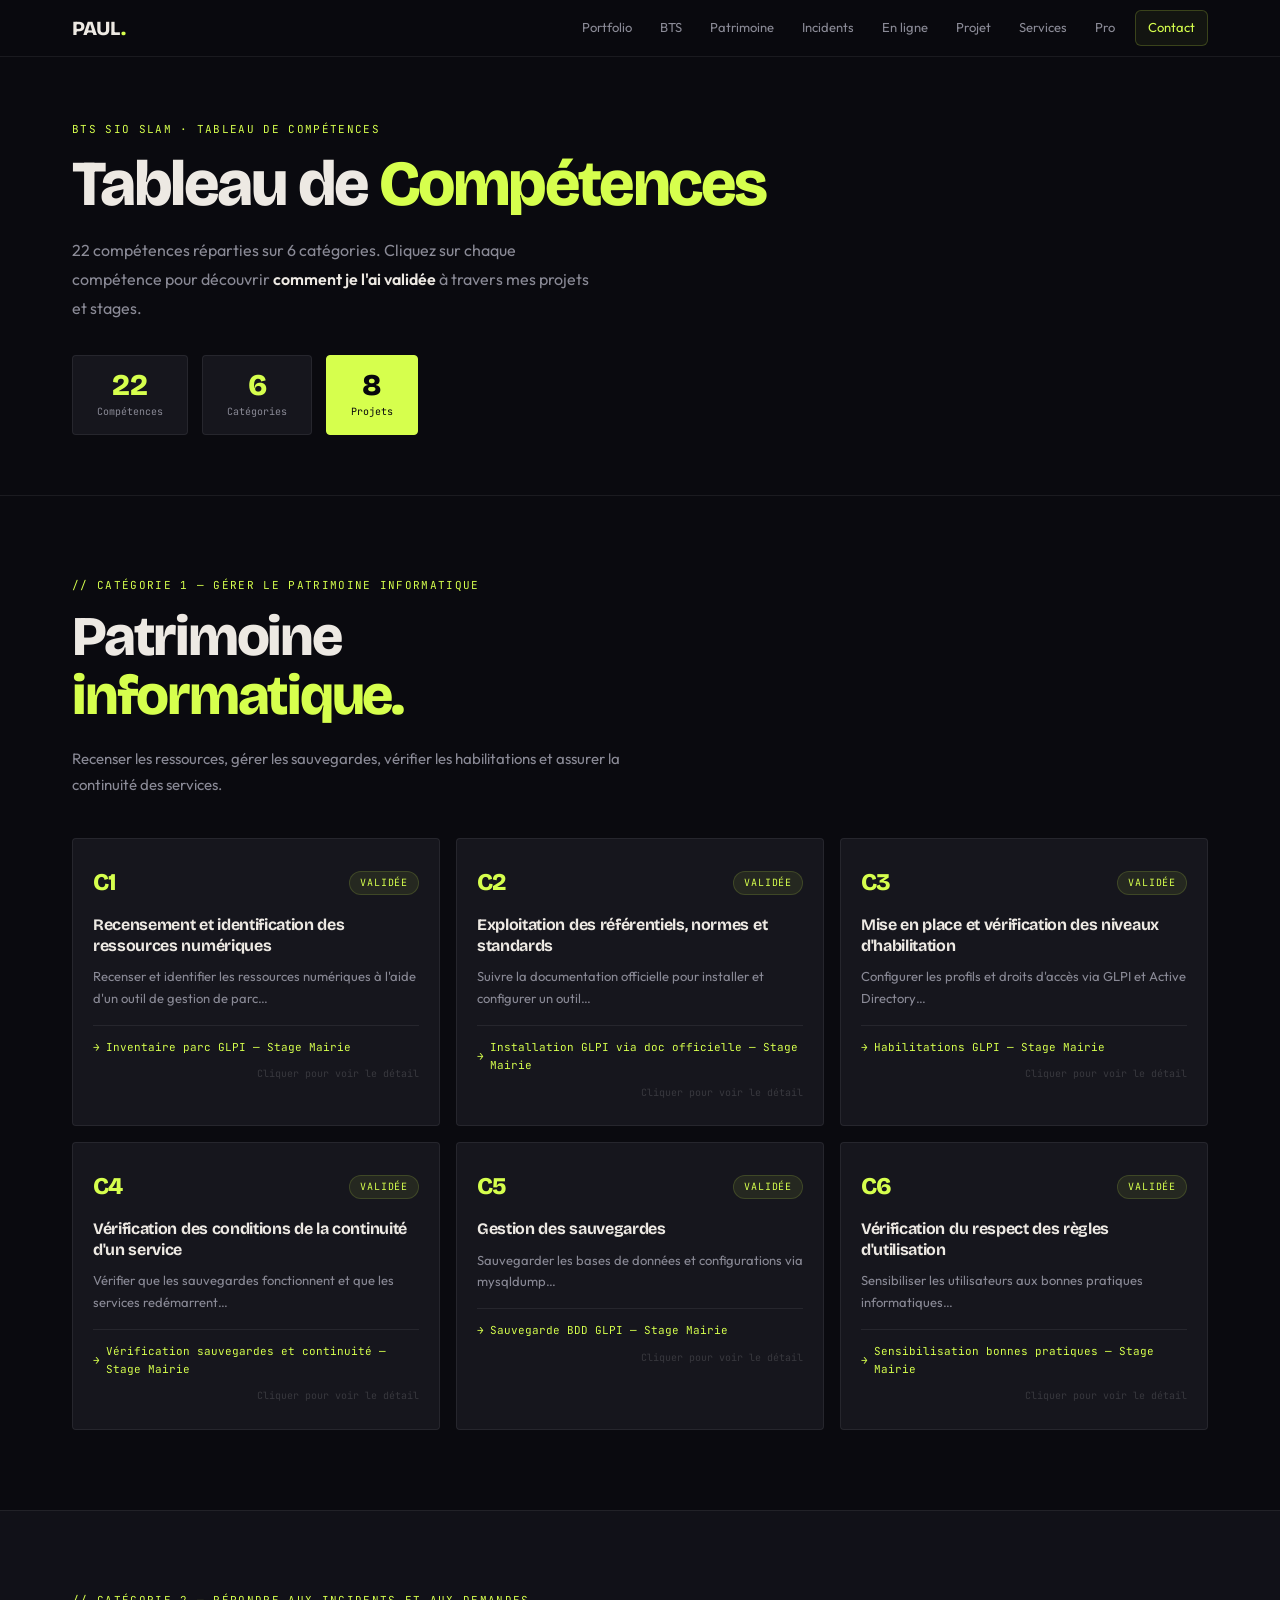
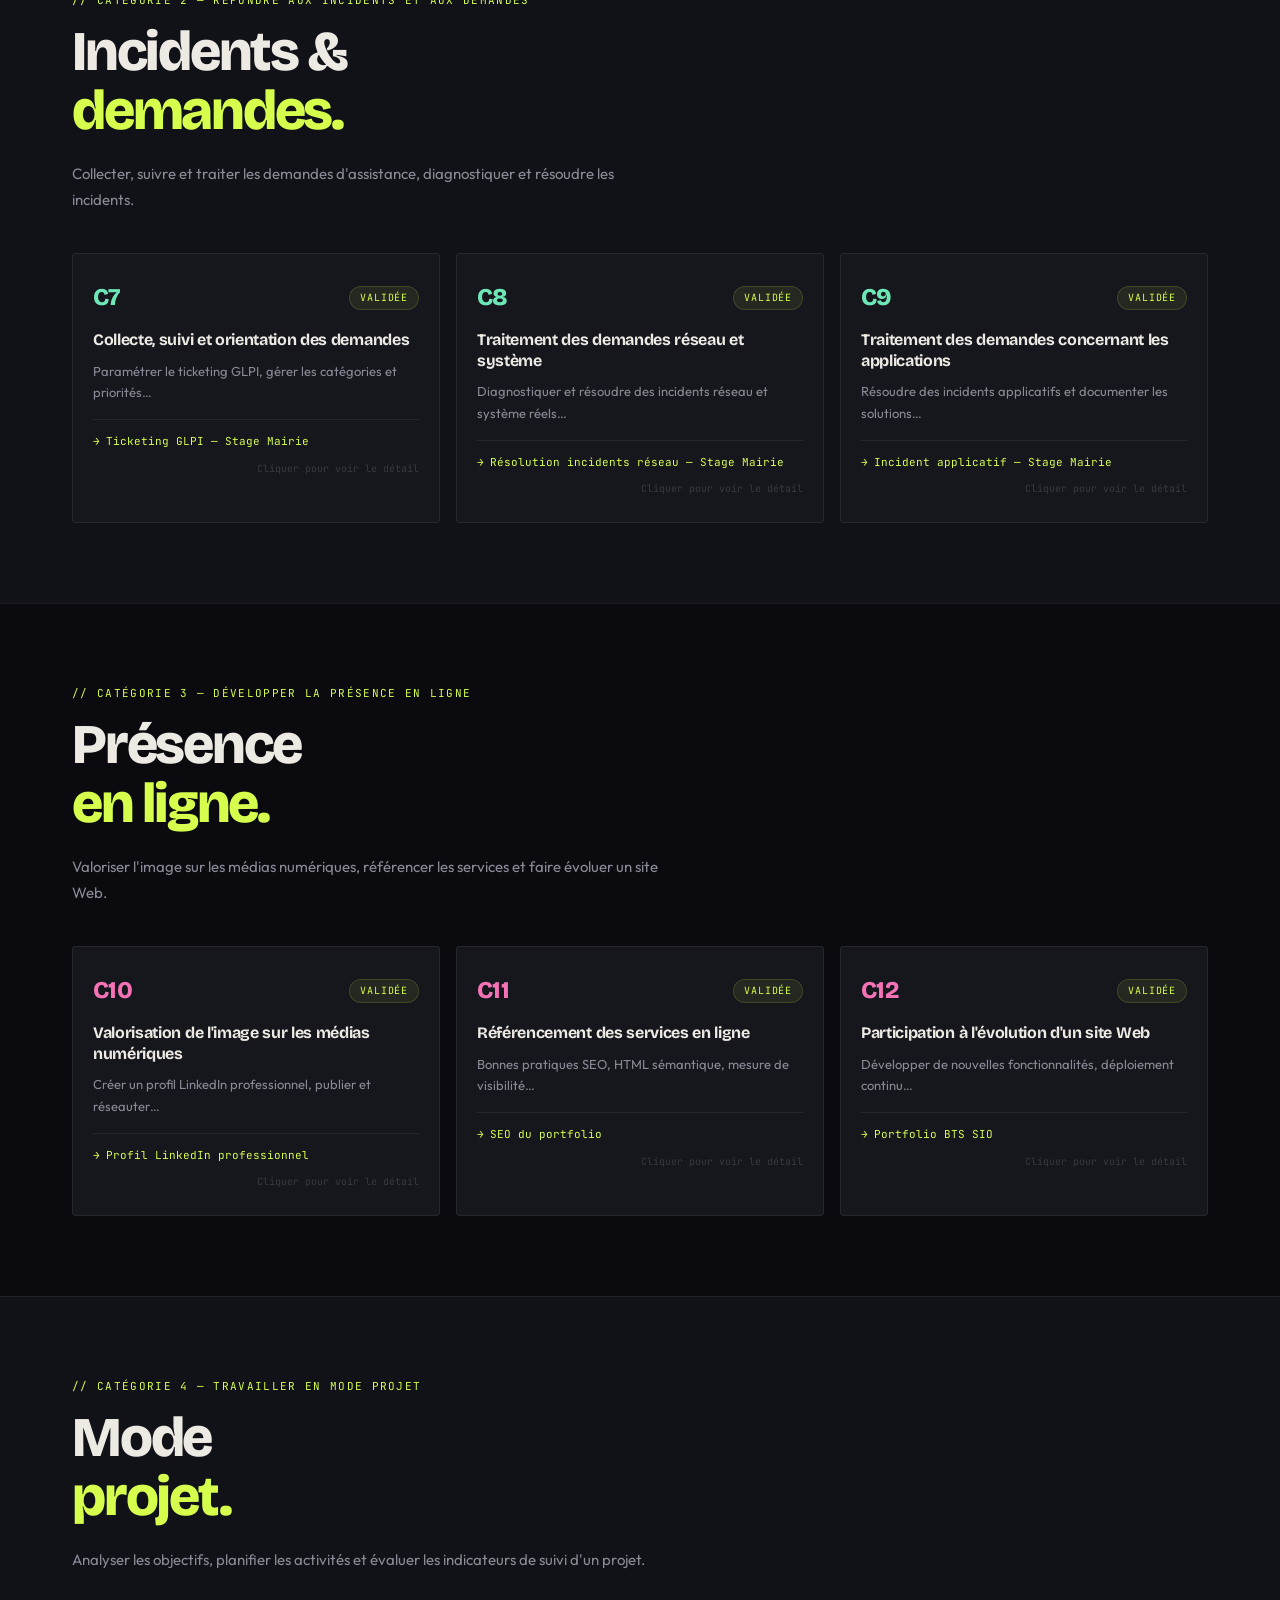
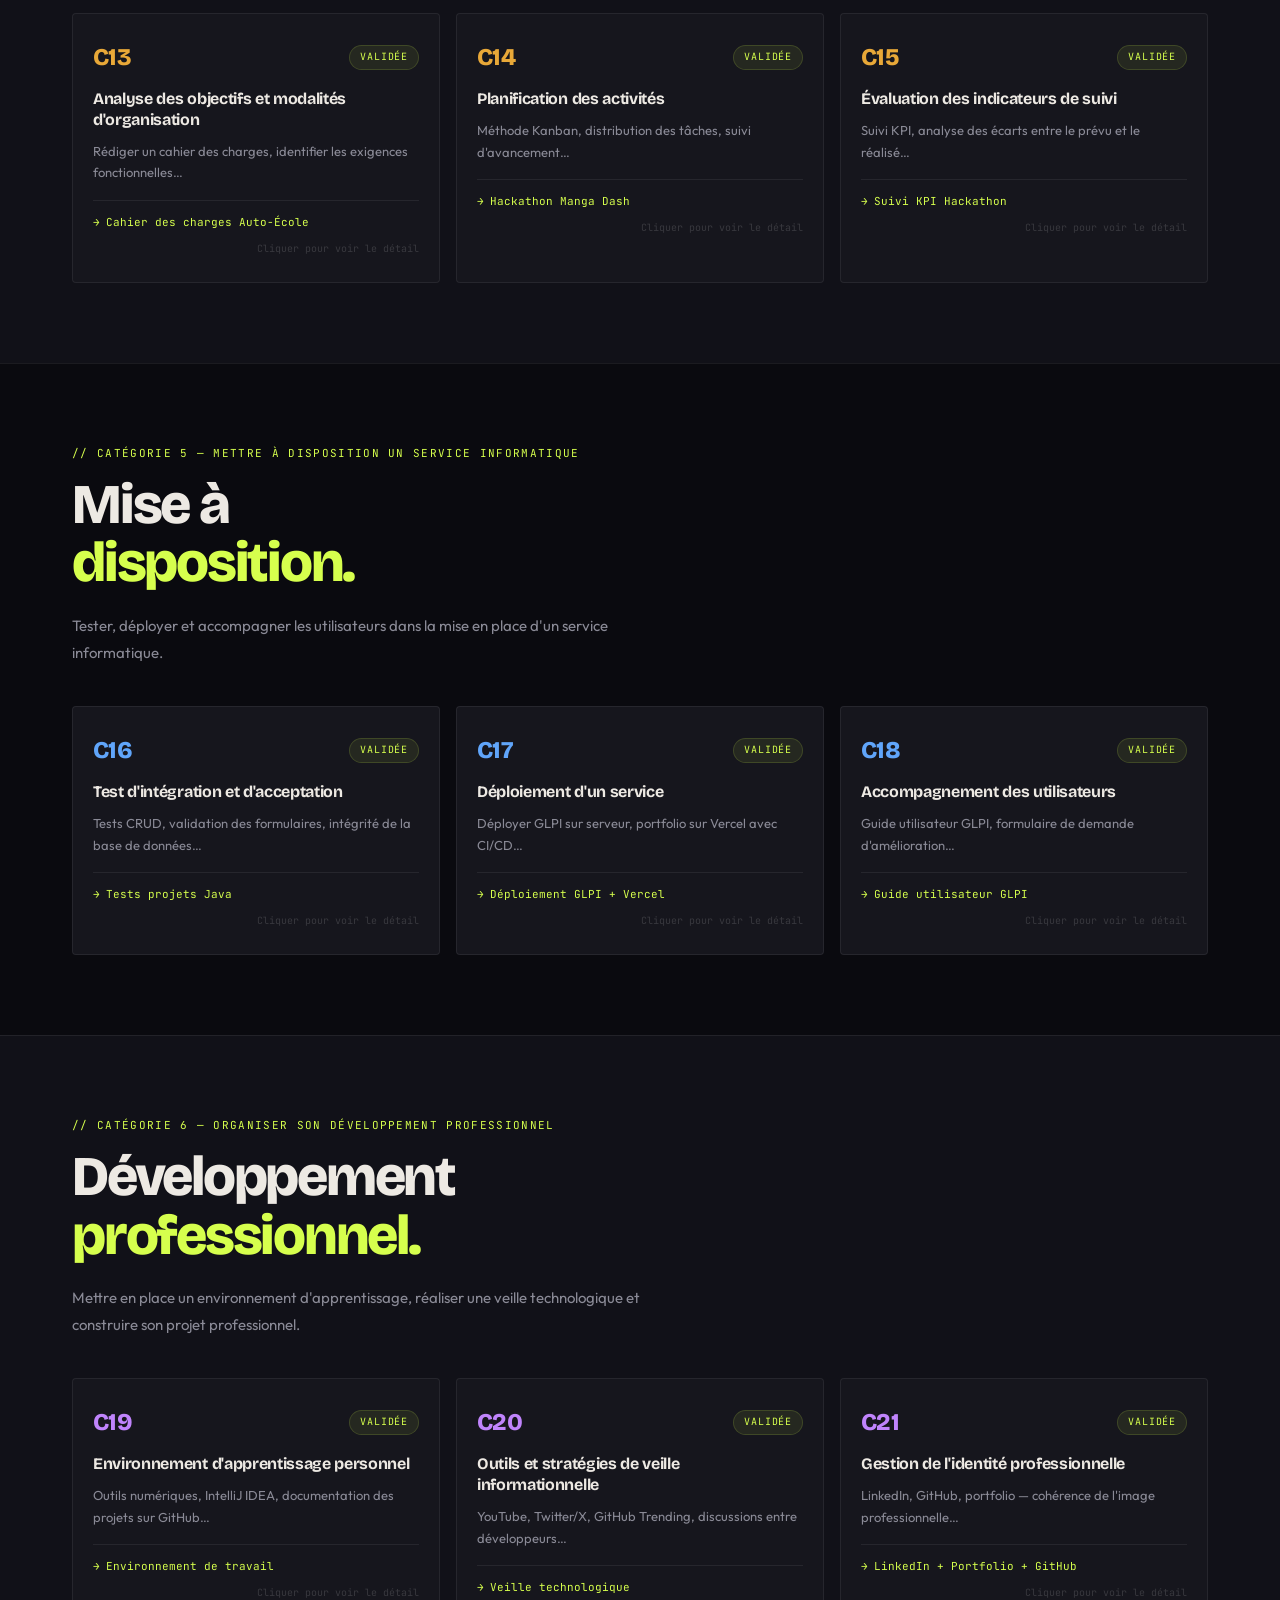
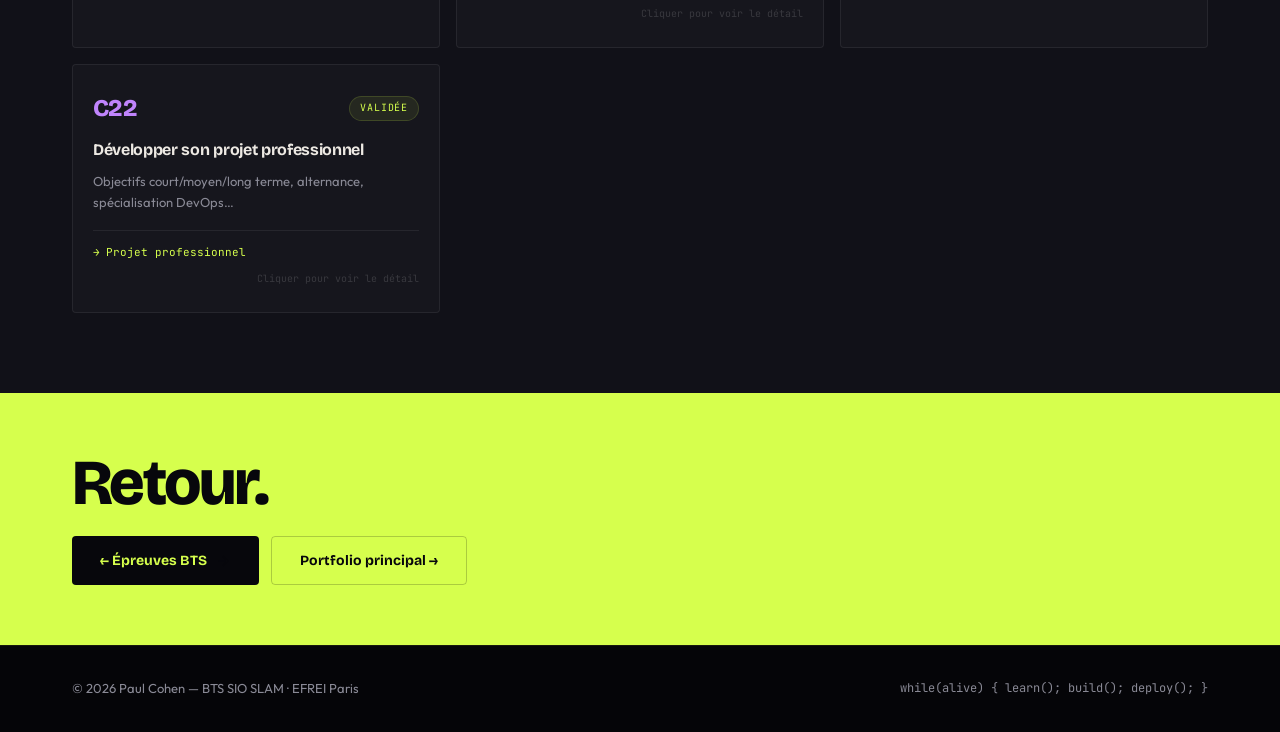
<file: epreuve-e5.html>
<!DOCTYPE html>
<html lang="fr">
<head>
  <meta charset="UTF-8" />
  <meta name="viewport" content="width=device-width, initial-scale=1.0" />
  <title>Paul Cohen — Compétences BTS SIO SLAM · C1 → C22</title>
  <meta name="description" content="Tableau des 22 compétences BTS SIO SLAM de Paul Cohen — C1 à C22, réparties sur 6 catégories avec preuves et captures d'écran." />
  <link rel="icon" href="data:image/svg+xml,<svg xmlns='http://www.w3.org/2000/svg' viewBox='0 0 100 100'><rect rx='16' width='100' height='100' fill='%230a0a0f'/><text x='50' y='72' font-size='60' font-family='sans-serif' font-weight='800' fill='%23D6FF4D' text-anchor='middle'>P</text></svg>" />
  <link rel="preconnect" href="https://fonts.googleapis.com" />
  <link rel="preconnect" href="https://fonts.gstatic.com" crossorigin />
  <link href="https://fonts.googleapis.com/css2?family=Bricolage+Grotesque:wght@400..800&family=Outfit:wght@300..600&family=JetBrains+Mono:wght@300..600&display=swap" rel="stylesheet" />
  <link rel="stylesheet" href="css/style.css" />
</head>
<body>

  <!-- NAV -->
  <nav id="nav">
    <div class="nav-inner">
      <a href="index.html" class="logo">PAUL<span>.</span></a>
      <div class="nav-links">
        <a href="index.html">Portfolio</a>
        <a href="index.html#bts">BTS</a>
        <a href="#cat1">Patrimoine</a>
        <a href="#cat2">Incidents</a>
        <a href="#cat3">En ligne</a>
        <a href="#cat4">Projet</a>
        <a href="#cat5">Services</a>
        <a href="#cat6">Pro</a>
        <a href="index.html#contact" class="nav-cta">Contact</a>
      </div>
      <button id="burger" aria-label="Menu"><span></span><span></span></button>
    </div>
  </nav>

  <div id="mobile-menu">
    <a href="#cat1">Patrimoine informatique</a>
    <a href="#cat2">Incidents &amp; demandes</a>
    <a href="#cat3">Présence en ligne</a>
    <a href="#cat4">Mode projet</a>
    <a href="#cat5">Mise à disposition</a>
    <a href="#cat6">Développement pro</a>
    <a href="index.html#bts">← Épreuves BTS</a>
    <a href="index.html">← Portfolio</a>
  </div>

  <!-- ═══════ HERO ═══════ -->
  <section class="e5-hero" id="e5-top">
    <div class="container">
      <p class="sec-label">BTS SIO SLAM · Tableau de compétences</p>
      <h1 class="e5-hero-title">Tableau de <em>Compétences</em></h1>
      <p class="e5-hero-sub">
        22 compétences réparties sur 6 catégories. Cliquez sur chaque compétence
        pour découvrir <strong>comment je l'ai validée</strong> à travers mes projets et stages.
      </p>
      <div class="e5-stats">
        <div class="e5-stat">
          <span class="e5-stat-num">22</span>
          <span class="e5-stat-label">Compétences</span>
        </div>
        <div class="e5-stat">
          <span class="e5-stat-num">6</span>
          <span class="e5-stat-label">Catégories</span>
        </div>
        <div class="e5-stat accent">
          <span class="e5-stat-num">8</span>
          <span class="e5-stat-label">Projets</span>
        </div>
      </div>
    </div>
  </section>

  <!-- ═══════ CAT 1 — Patrimoine informatique (C1-C6) ═══════ -->
  <section id="cat1">
    <div class="container">
      <p class="sec-label">// CATÉGORIE 1 — Gérer le patrimoine informatique</p>
      <h2 class="sec-title">Patrimoine<br><em>informatique.</em></h2>
      <p class="bloc-desc">Recenser les ressources, gérer les sauvegardes, vérifier les habilitations et assurer la continuité des services.</p>
      <div class="comp-grid">
        <div class="comp-card fade-in" data-comp="c1" data-cat="patrimoine">
          <div class="cc-header"><span class="cc-code c-green">C1</span><span class="cc-badge">Validée</span></div>
          <h3 class="cc-title">Recensement et identification des ressources numériques</h3>
          <p class="cc-preview">Recenser et identifier les ressources numériques à l'aide d'un outil de gestion de parc…</p>
          <div class="cc-project"><span>→</span> Inventaire parc GLPI — Stage Mairie</div>
          <div class="cc-hint">Cliquer pour voir le détail</div>
        </div>
        <div class="comp-card fade-in" data-comp="c2" data-cat="patrimoine">
          <div class="cc-header"><span class="cc-code c-green">C2</span><span class="cc-badge">Validée</span></div>
          <h3 class="cc-title">Exploitation des référentiels, normes et standards</h3>
          <p class="cc-preview">Suivre la documentation officielle pour installer et configurer un outil…</p>
          <div class="cc-project"><span>→</span> Installation GLPI via doc officielle — Stage Mairie</div>
          <div class="cc-hint">Cliquer pour voir le détail</div>
        </div>
        <div class="comp-card fade-in" data-comp="c3" data-cat="patrimoine">
          <div class="cc-header"><span class="cc-code c-green">C3</span><span class="cc-badge">Validée</span></div>
          <h3 class="cc-title">Mise en place et vérification des niveaux d'habilitation</h3>
          <p class="cc-preview">Configurer les profils et droits d'accès via GLPI et Active Directory…</p>
          <div class="cc-project"><span>→</span> Habilitations GLPI — Stage Mairie</div>
          <div class="cc-hint">Cliquer pour voir le détail</div>
        </div>
        <div class="comp-card fade-in" data-comp="c4" data-cat="patrimoine">
          <div class="cc-header"><span class="cc-code c-green">C4</span><span class="cc-badge">Validée</span></div>
          <h3 class="cc-title">Vérification des conditions de la continuité d'un service</h3>
          <p class="cc-preview">Vérifier que les sauvegardes fonctionnent et que les services redémarrent…</p>
          <div class="cc-project"><span>→</span> Vérification sauvegardes et continuité — Stage Mairie</div>
          <div class="cc-hint">Cliquer pour voir le détail</div>
        </div>
        <div class="comp-card fade-in" data-comp="c5" data-cat="patrimoine">
          <div class="cc-header"><span class="cc-code c-green">C5</span><span class="cc-badge">Validée</span></div>
          <h3 class="cc-title">Gestion des sauvegardes</h3>
          <p class="cc-preview">Sauvegarder les bases de données et configurations via mysqldump…</p>
          <div class="cc-project"><span>→</span> Sauvegarde BDD GLPI — Stage Mairie</div>
          <div class="cc-hint">Cliquer pour voir le détail</div>
        </div>
        <div class="comp-card fade-in" data-comp="c6" data-cat="patrimoine">
          <div class="cc-header"><span class="cc-code c-green">C6</span><span class="cc-badge">Validée</span></div>
          <h3 class="cc-title">Vérification du respect des règles d'utilisation</h3>
          <p class="cc-preview">Sensibiliser les utilisateurs aux bonnes pratiques informatiques…</p>
          <div class="cc-project"><span>→</span> Sensibilisation bonnes pratiques — Stage Mairie</div>
          <div class="cc-hint">Cliquer pour voir le détail</div>
        </div>
      </div>
    </div>
  </section>

  <!-- ═══════ CAT 2 — Incidents et demandes (C7-C9) ═══════ -->
  <section id="cat2" style="background:var(--bg2)">
    <div class="container">
      <p class="sec-label">// CATÉGORIE 2 — Répondre aux incidents et aux demandes</p>
      <h2 class="sec-title">Incidents &amp;<br><em>demandes.</em></h2>
      <p class="bloc-desc">Collecter, suivre et traiter les demandes d'assistance, diagnostiquer et résoudre les incidents.</p>
      <div class="comp-grid">
        <div class="comp-card fade-in" data-comp="c7" data-cat="incidents">
          <div class="cc-header"><span class="cc-code c-emerald">C7</span><span class="cc-badge">Validée</span></div>
          <h3 class="cc-title">Collecte, suivi et orientation des demandes</h3>
          <p class="cc-preview">Paramétrer le ticketing GLPI, gérer les catégories et priorités…</p>
          <div class="cc-project"><span>→</span> Ticketing GLPI — Stage Mairie</div>
          <div class="cc-hint">Cliquer pour voir le détail</div>
        </div>
        <div class="comp-card fade-in" data-comp="c8" data-cat="incidents">
          <div class="cc-header"><span class="cc-code c-emerald">C8</span><span class="cc-badge">Validée</span></div>
          <h3 class="cc-title">Traitement des demandes réseau et système</h3>
          <p class="cc-preview">Diagnostiquer et résoudre des incidents réseau et système réels…</p>
          <div class="cc-project"><span>→</span> Résolution incidents réseau — Stage Mairie</div>
          <div class="cc-hint">Cliquer pour voir le détail</div>
        </div>
        <div class="comp-card fade-in" data-comp="c9" data-cat="incidents">
          <div class="cc-header"><span class="cc-code c-emerald">C9</span><span class="cc-badge">Validée</span></div>
          <h3 class="cc-title">Traitement des demandes concernant les applications</h3>
          <p class="cc-preview">Résoudre des incidents applicatifs et documenter les solutions…</p>
          <div class="cc-project"><span>→</span> Incident applicatif — Stage Mairie</div>
          <div class="cc-hint">Cliquer pour voir le détail</div>
        </div>
      </div>
    </div>
  </section>

  <!-- ═══════ CAT 3 — Présence en ligne (C10-C12) ═══════ -->
  <section id="cat3">
    <div class="container">
      <p class="sec-label">// CATÉGORIE 3 — Développer la présence en ligne</p>
      <h2 class="sec-title">Présence<br><em>en ligne.</em></h2>
      <p class="bloc-desc">Valoriser l'image sur les médias numériques, référencer les services et faire évoluer un site Web.</p>
      <div class="comp-grid">
        <div class="comp-card fade-in" data-comp="c10" data-cat="enligne">
          <div class="cc-header"><span class="cc-code c-pink">C10</span><span class="cc-badge">Validée</span></div>
          <h3 class="cc-title">Valorisation de l'image sur les médias numériques</h3>
          <p class="cc-preview">Créer un profil LinkedIn professionnel, publier et réseauter…</p>
          <div class="cc-project"><span>→</span> Profil LinkedIn professionnel</div>
          <div class="cc-hint">Cliquer pour voir le détail</div>
        </div>
        <div class="comp-card fade-in" data-comp="c11" data-cat="enligne">
          <div class="cc-header"><span class="cc-code c-pink">C11</span><span class="cc-badge">Validée</span></div>
          <h3 class="cc-title">Référencement des services en ligne</h3>
          <p class="cc-preview">Bonnes pratiques SEO, HTML sémantique, mesure de visibilité…</p>
          <div class="cc-project"><span>→</span> SEO du portfolio</div>
          <div class="cc-hint">Cliquer pour voir le détail</div>
        </div>
        <div class="comp-card fade-in" data-comp="c12" data-cat="enligne">
          <div class="cc-header"><span class="cc-code c-pink">C12</span><span class="cc-badge">Validée</span></div>
          <h3 class="cc-title">Participation à l'évolution d'un site Web</h3>
          <p class="cc-preview">Développer de nouvelles fonctionnalités, déploiement continu…</p>
          <div class="cc-project"><span>→</span> Portfolio BTS SIO</div>
          <div class="cc-hint">Cliquer pour voir le détail</div>
        </div>
      </div>
    </div>
  </section>

  <!-- ═══════ CAT 4 — Mode projet (C13-C15) ═══════ -->
  <section id="cat4" style="background:var(--bg2)">
    <div class="container">
      <p class="sec-label">// CATÉGORIE 4 — Travailler en mode projet</p>
      <h2 class="sec-title">Mode<br><em>projet.</em></h2>
      <p class="bloc-desc">Analyser les objectifs, planifier les activités et évaluer les indicateurs de suivi d'un projet.</p>
      <div class="comp-grid">
        <div class="comp-card fade-in" data-comp="c13" data-cat="projet">
          <div class="cc-header"><span class="cc-code c-orange">C13</span><span class="cc-badge">Validée</span></div>
          <h3 class="cc-title">Analyse des objectifs et modalités d'organisation</h3>
          <p class="cc-preview">Rédiger un cahier des charges, identifier les exigences fonctionnelles…</p>
          <div class="cc-project"><span>→</span> Cahier des charges Auto-École</div>
          <div class="cc-hint">Cliquer pour voir le détail</div>
        </div>
        <div class="comp-card fade-in" data-comp="c14" data-cat="projet">
          <div class="cc-header"><span class="cc-code c-orange">C14</span><span class="cc-badge">Validée</span></div>
          <h3 class="cc-title">Planification des activités</h3>
          <p class="cc-preview">Méthode Kanban, distribution des tâches, suivi d'avancement…</p>
          <div class="cc-project"><span>→</span> Hackathon Manga Dash</div>
          <div class="cc-hint">Cliquer pour voir le détail</div>
        </div>
        <div class="comp-card fade-in" data-comp="c15" data-cat="projet">
          <div class="cc-header"><span class="cc-code c-orange">C15</span><span class="cc-badge">Validée</span></div>
          <h3 class="cc-title">Évaluation des indicateurs de suivi</h3>
          <p class="cc-preview">Suivi KPI, analyse des écarts entre le prévu et le réalisé…</p>
          <div class="cc-project"><span>→</span> Suivi KPI Hackathon</div>
          <div class="cc-hint">Cliquer pour voir le détail</div>
        </div>
      </div>
    </div>
  </section>

  <!-- ═══════ CAT 5 — Mise à disposition (C16-C18) ═══════ -->
  <section id="cat5">
    <div class="container">
      <p class="sec-label">// CATÉGORIE 5 — Mettre à disposition un service informatique</p>
      <h2 class="sec-title">Mise à<br><em>disposition.</em></h2>
      <p class="bloc-desc">Tester, déployer et accompagner les utilisateurs dans la mise en place d'un service informatique.</p>
      <div class="comp-grid">
        <div class="comp-card fade-in" data-comp="c16" data-cat="service">
          <div class="cc-header"><span class="cc-code c-blue">C16</span><span class="cc-badge">Validée</span></div>
          <h3 class="cc-title">Test d'intégration et d'acceptation</h3>
          <p class="cc-preview">Tests CRUD, validation des formulaires, intégrité de la base de données…</p>
          <div class="cc-project"><span>→</span> Tests projets Java</div>
          <div class="cc-hint">Cliquer pour voir le détail</div>
        </div>
        <div class="comp-card fade-in" data-comp="c17" data-cat="service">
          <div class="cc-header"><span class="cc-code c-blue">C17</span><span class="cc-badge">Validée</span></div>
          <h3 class="cc-title">Déploiement d'un service</h3>
          <p class="cc-preview">Déployer GLPI sur serveur, portfolio sur Vercel avec CI/CD…</p>
          <div class="cc-project"><span>→</span> Déploiement GLPI + Vercel</div>
          <div class="cc-hint">Cliquer pour voir le détail</div>
        </div>
        <div class="comp-card fade-in" data-comp="c18" data-cat="service">
          <div class="cc-header"><span class="cc-code c-blue">C18</span><span class="cc-badge">Validée</span></div>
          <h3 class="cc-title">Accompagnement des utilisateurs</h3>
          <p class="cc-preview">Guide utilisateur GLPI, formulaire de demande d'amélioration…</p>
          <div class="cc-project"><span>→</span> Guide utilisateur GLPI</div>
          <div class="cc-hint">Cliquer pour voir le détail</div>
        </div>
      </div>
    </div>
  </section>

  <!-- ═══════ CAT 6 — Développement professionnel (C19-C22) ═══════ -->
  <section id="cat6" style="background:var(--bg2)">
    <div class="container">
      <p class="sec-label">// CATÉGORIE 6 — Organiser son développement professionnel</p>
      <h2 class="sec-title">Développement<br><em>professionnel.</em></h2>
      <p class="bloc-desc">Mettre en place un environnement d'apprentissage, réaliser une veille technologique et construire son projet professionnel.</p>
      <div class="comp-grid">
        <div class="comp-card fade-in" data-comp="c19" data-cat="pro">
          <div class="cc-header"><span class="cc-code c-purple">C19</span><span class="cc-badge">Validée</span></div>
          <h3 class="cc-title">Environnement d'apprentissage personnel</h3>
          <p class="cc-preview">Outils numériques, IntelliJ IDEA, documentation des projets sur GitHub…</p>
          <div class="cc-project"><span>→</span> Environnement de travail</div>
          <div class="cc-hint">Cliquer pour voir le détail</div>
        </div>
        <div class="comp-card fade-in" data-comp="c20" data-cat="pro">
          <div class="cc-header"><span class="cc-code c-purple">C20</span><span class="cc-badge">Validée</span></div>
          <h3 class="cc-title">Outils et stratégies de veille informationnelle</h3>
          <p class="cc-preview">YouTube, Twitter/X, GitHub Trending, discussions entre développeurs…</p>
          <div class="cc-project"><span>→</span> Veille technologique</div>
          <div class="cc-hint">Cliquer pour voir le détail</div>
        </div>
        <div class="comp-card fade-in" data-comp="c21" data-cat="pro">
          <div class="cc-header"><span class="cc-code c-purple">C21</span><span class="cc-badge">Validée</span></div>
          <h3 class="cc-title">Gestion de l'identité professionnelle</h3>
          <p class="cc-preview">LinkedIn, GitHub, portfolio — cohérence de l'image professionnelle…</p>
          <div class="cc-project"><span>→</span> LinkedIn + Portfolio + GitHub</div>
          <div class="cc-hint">Cliquer pour voir le détail</div>
        </div>
        <div class="comp-card fade-in" data-comp="c22" data-cat="pro">
          <div class="cc-header"><span class="cc-code c-purple">C22</span><span class="cc-badge">Validée</span></div>
          <h3 class="cc-title">Développer son projet professionnel</h3>
          <p class="cc-preview">Objectifs court/moyen/long terme, alternance, spécialisation DevOps…</p>
          <div class="cc-project"><span>→</span> Projet professionnel</div>
          <div class="cc-hint">Cliquer pour voir le détail</div>
        </div>
      </div>
    </div>
  </section>

  <!-- ═══════ MODAL ═══════ -->
  <div id="comp-modal" class="modal-overlay">
    <div class="modal-card">
      <button class="modal-close" aria-label="Fermer">&times;</button>
      <div class="modal-header">
        <span class="modal-code" id="modalCode">C1</span>
        <span class="modal-bloc" id="modalBloc">Catégorie</span>
      </div>
      <h2 class="modal-title" id="modalTitle">Titre</h2>
      <div class="modal-body">
        <div class="modal-section">
          <h4>Description officielle</h4>
          <p id="modalDesc"></p>
        </div>
        <div class="modal-section">
          <h4>Comment j'ai validé cette compétence</h4>
          <div class="modal-how" id="modalHow"></div>
        </div>
        <div class="modal-section">
          <h4>Projet(s) associé(s)</h4>
          <div id="modalProjects"></div>
        </div>
        <div class="modal-section" id="modalScreenshotsSection" style="display:none">
          <h4>Preuves — Captures d'écran</h4>
          <div id="modalScreenshots" class="modal-screenshots"></div>
        </div>
        <div class="modal-section">
          <h4>Technologies utilisées</h4>
          <div id="modalTechs" class="modal-techs"></div>
        </div>
      </div>
    </div>
  </div>

  <!-- ═══════ BACK ═══════ -->
  <section class="back-section">
    <div class="container">
      <p class="back-title">Retour.</p>
      <div class="back-links">
        <a href="index.html#bts" class="btn btn-primary">
          ← Épreuves BTS
          <svg viewBox="0 0 24 24" fill="none" stroke="currentColor" stroke-width="2.5" width="16" height="16"><path d="M5 12h14M12 5l7 7-7 7"/></svg>
        </a>
        <a href="index.html" class="btn btn-secondary" style="color:#07070c;border-color:rgba(0,0,0,.2)">Portfolio principal →</a>
      </div>
    </div>
  </section>

  <!-- FOOTER -->
  <footer>
    <div class="container footer-inner">
      <span class="footer-copy">© 2026 Paul Cohen — BTS SIO SLAM · EFREI Paris</span>
      <span class="footer-code">while(alive) { learn(); build(); deploy(); }</span>
    </div>
  </footer>

  <script src="js/main.js"></script>
  <script src="js/epreuve-e5.js"></script>
</body>
</html>
</file>
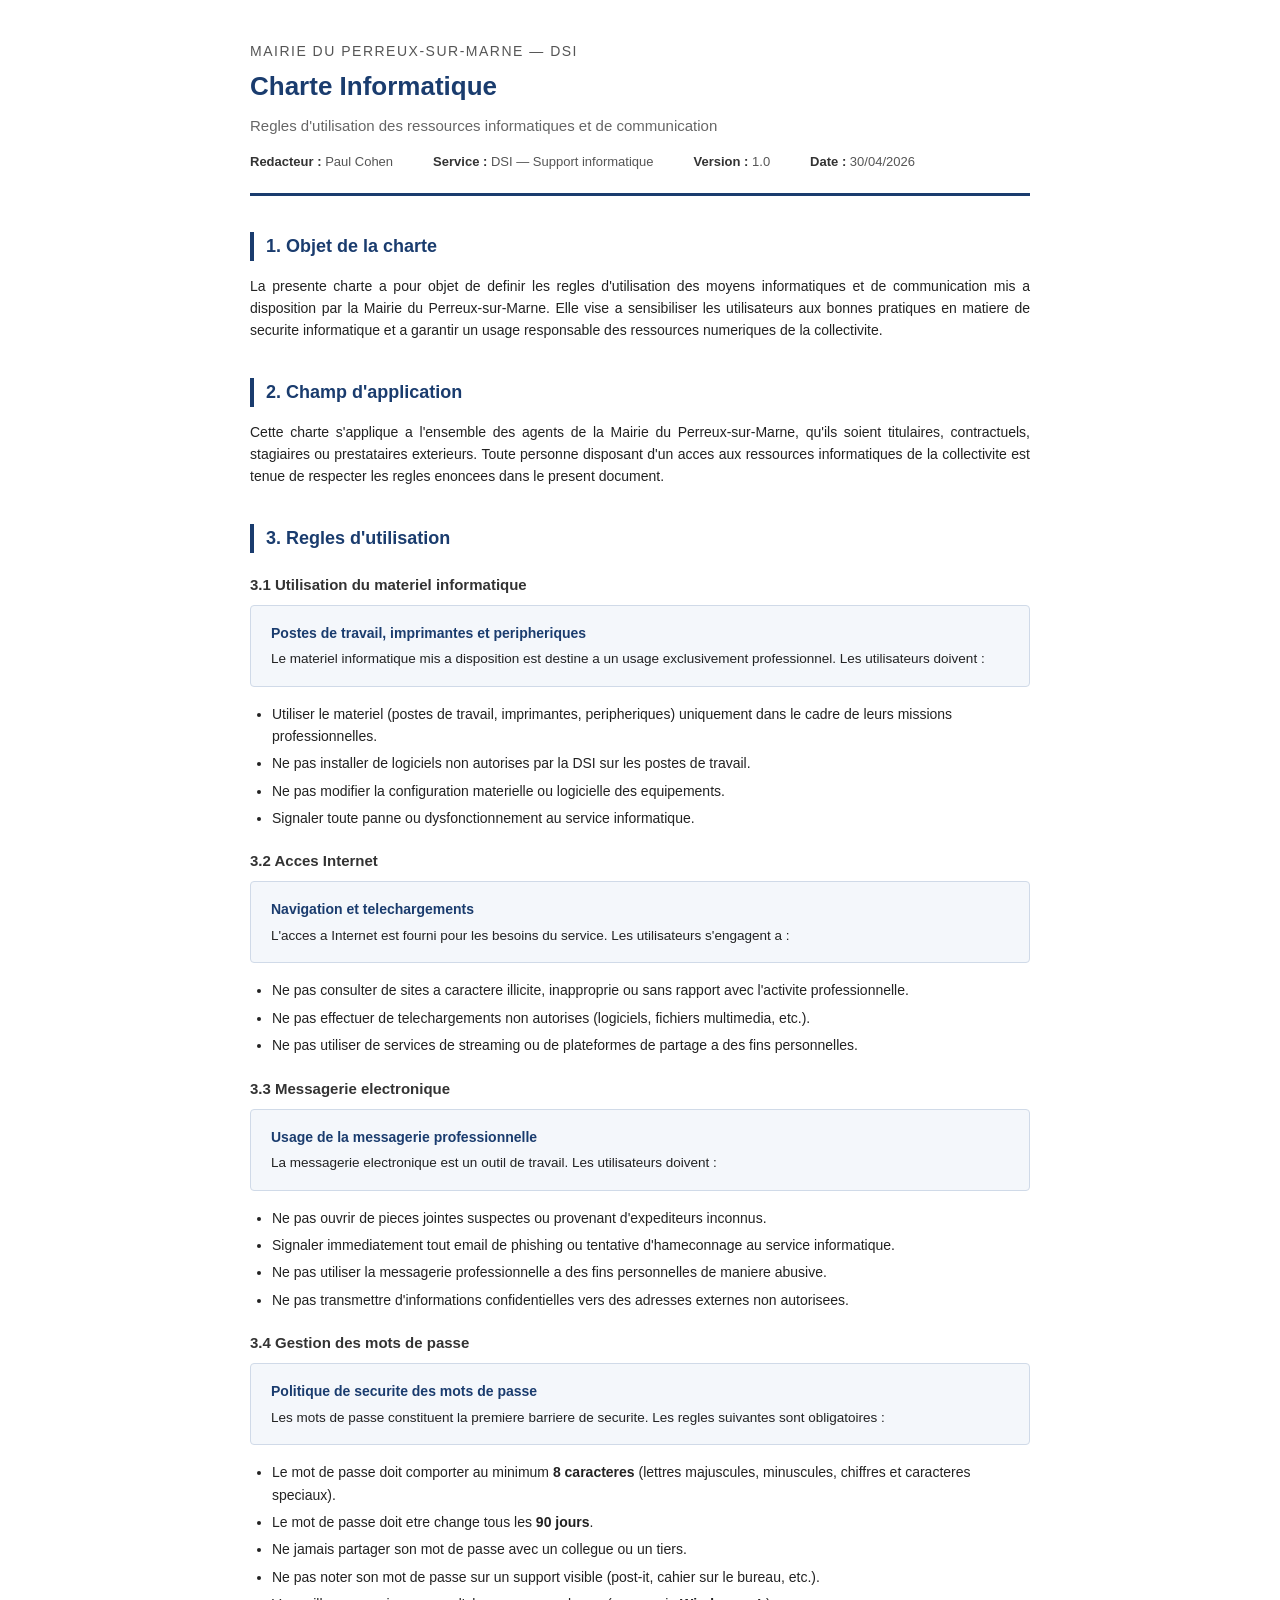
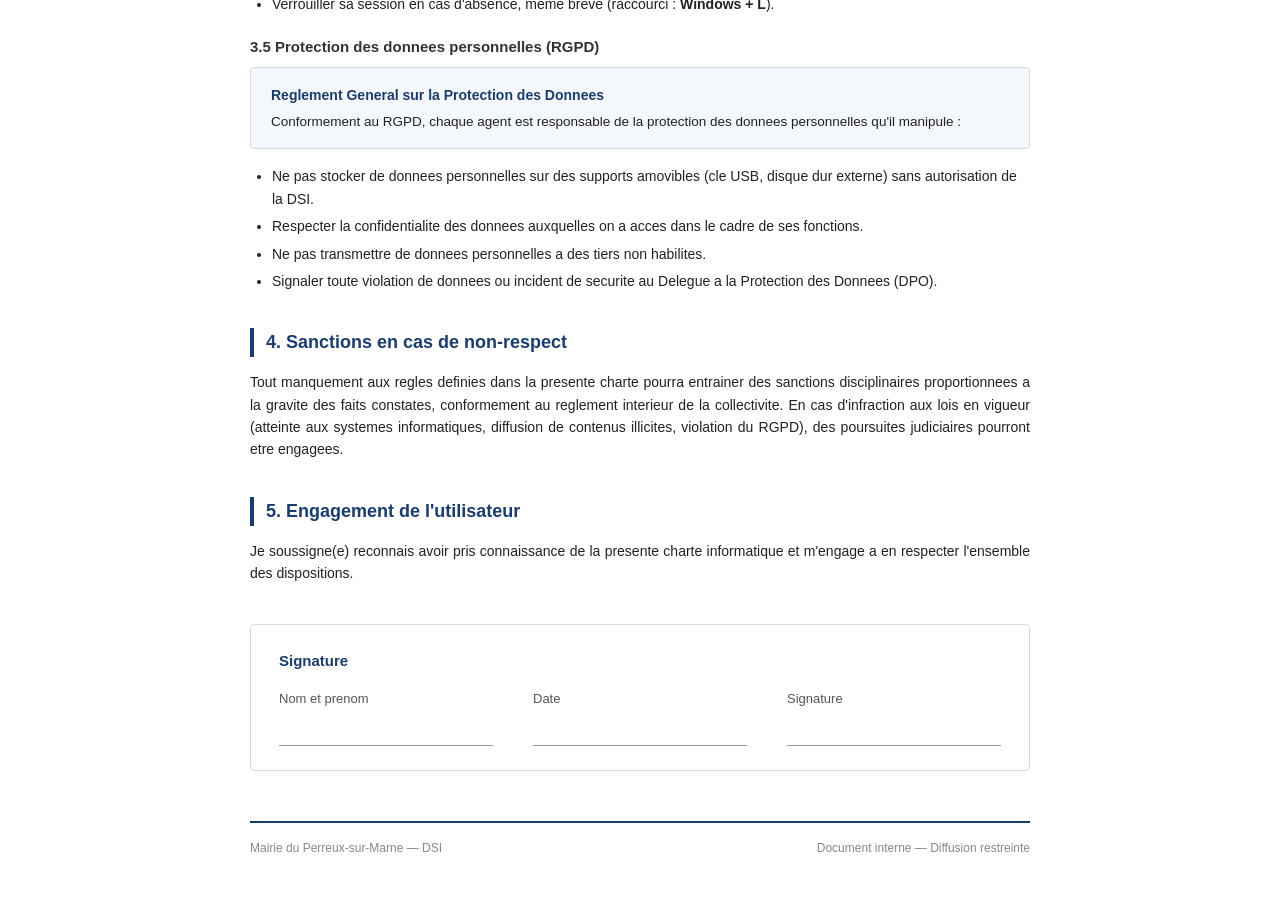
<file: assets/docs/charte-informatique.html>
<!DOCTYPE html>
<html lang="fr">
<head>
    <meta charset="UTF-8">
    <meta name="viewport" content="width=device-width, initial-scale=1.0">
    <title>Charte Informatique — Mairie du Perreux-sur-Marne</title>
    <style>
        * {
            margin: 0;
            padding: 0;
            box-sizing: border-box;
        }

        body {
            font-family: "Segoe UI", Tahoma, Geneva, Verdana, sans-serif;
            background-color: #fff;
            color: #222;
            line-height: 1.6;
            padding: 40px 60px;
            max-width: 900px;
            margin: 0 auto;
        }

        /* --- Header --- */
        .doc-header {
            border-bottom: 3px solid #1a3c6e;
            padding-bottom: 20px;
            margin-bottom: 30px;
        }

        .doc-header .org {
            font-size: 14px;
            color: #555;
            text-transform: uppercase;
            letter-spacing: 1.5px;
            margin-bottom: 4px;
        }

        .doc-header h1 {
            font-size: 26px;
            color: #1a3c6e;
            font-weight: 700;
            margin-bottom: 6px;
        }

        .doc-header .subtitle {
            font-size: 15px;
            color: #666;
        }

        .doc-meta {
            display: flex;
            gap: 40px;
            margin-top: 14px;
            font-size: 13px;
            color: #555;
        }

        .doc-meta span {
            display: inline-block;
        }

        .doc-meta strong {
            color: #333;
        }

        /* --- Sections --- */
        h2 {
            font-size: 18px;
            color: #1a3c6e;
            border-left: 4px solid #1a3c6e;
            padding-left: 12px;
            margin-top: 36px;
            margin-bottom: 14px;
        }

        h3 {
            font-size: 15px;
            color: #333;
            margin-top: 20px;
            margin-bottom: 8px;
        }

        p {
            font-size: 14px;
            margin-bottom: 12px;
            text-align: justify;
        }

        ul {
            padding-left: 22px;
            margin-bottom: 12px;
            font-size: 14px;
        }

        ul li {
            margin-bottom: 5px;
        }

        /* --- Definition boxes --- */
        .definition-box {
            background-color: #f4f7fb;
            border: 1px solid #d0dae8;
            border-radius: 4px;
            padding: 16px 20px;
            margin-bottom: 16px;
        }

        .definition-box .label {
            font-weight: 700;
            font-size: 14px;
            color: #1a3c6e;
            margin-bottom: 4px;
        }

        .definition-box p {
            margin-bottom: 0;
            font-size: 13.5px;
        }

        /* --- Signature block --- */
        .signature-block {
            margin-top: 40px;
            border: 1px solid #d0dae8;
            border-radius: 4px;
            padding: 24px 28px;
        }

        .signature-block h3 {
            margin-top: 0;
            margin-bottom: 16px;
            color: #1a3c6e;
            font-size: 15px;
        }

        .signature-fields {
            display: flex;
            gap: 40px;
        }

        .signature-field {
            flex: 1;
        }

        .signature-field .field-label {
            font-size: 13px;
            color: #555;
            margin-bottom: 6px;
        }

        .signature-field .field-line {
            border-bottom: 1px solid #999;
            height: 30px;
        }

        /* --- Footer --- */
        .doc-footer {
            margin-top: 50px;
            padding-top: 16px;
            border-top: 2px solid #1a3c6e;
            font-size: 12px;
            color: #888;
            display: flex;
            justify-content: space-between;
        }

        @media print {
            body {
                padding: 20px 40px;
            }
        }
    </style>
</head>
<body>

    <!-- Header -->
    <div class="doc-header">
        <div class="org">Mairie du Perreux-sur-Marne — DSI</div>
        <h1>Charte Informatique</h1>
        <div class="subtitle">Regles d'utilisation des ressources informatiques et de communication</div>
        <div class="doc-meta">
            <span><strong>Redacteur :</strong> Paul Cohen</span>
            <span><strong>Service :</strong> DSI — Support informatique</span>
            <span><strong>Version :</strong> 1.0</span>
            <span><strong>Date :</strong> 30/04/2026</span>
        </div>
    </div>

    <!-- 1. Objet de la charte -->
    <h2>1. Objet de la charte</h2>
    <p>
        La presente charte a pour objet de definir les regles d'utilisation des moyens informatiques
        et de communication mis a disposition par la Mairie du Perreux-sur-Marne. Elle vise a sensibiliser
        les utilisateurs aux bonnes pratiques en matiere de securite informatique et a garantir un usage
        responsable des ressources numeriques de la collectivite.
    </p>

    <!-- 2. Champ d'application -->
    <h2>2. Champ d'application</h2>
    <p>
        Cette charte s'applique a l'ensemble des agents de la Mairie du Perreux-sur-Marne, qu'ils soient
        titulaires, contractuels, stagiaires ou prestataires exterieurs. Toute personne disposant d'un
        acces aux ressources informatiques de la collectivite est tenue de respecter les regles enoncees
        dans le present document.
    </p>

    <!-- 3. Regles d'utilisation -->
    <h2>3. Regles d'utilisation</h2>

    <!-- 3.1 Materiel -->
    <h3>3.1 Utilisation du materiel informatique</h3>
    <div class="definition-box">
        <div class="label">Postes de travail, imprimantes et peripheriques</div>
        <p>Le materiel informatique mis a disposition est destine a un usage exclusivement professionnel. Les utilisateurs doivent :</p>
    </div>
    <ul>
        <li>Utiliser le materiel (postes de travail, imprimantes, peripheriques) uniquement dans le cadre de leurs missions professionnelles.</li>
        <li>Ne pas installer de logiciels non autorises par la DSI sur les postes de travail.</li>
        <li>Ne pas modifier la configuration materielle ou logicielle des equipements.</li>
        <li>Signaler toute panne ou dysfonctionnement au service informatique.</li>
    </ul>

    <!-- 3.2 Internet -->
    <h3>3.2 Acces Internet</h3>
    <div class="definition-box">
        <div class="label">Navigation et telechargements</div>
        <p>L'acces a Internet est fourni pour les besoins du service. Les utilisateurs s'engagent a :</p>
    </div>
    <ul>
        <li>Ne pas consulter de sites a caractere illicite, inapproprie ou sans rapport avec l'activite professionnelle.</li>
        <li>Ne pas effectuer de telechargements non autorises (logiciels, fichiers multimedia, etc.).</li>
        <li>Ne pas utiliser de services de streaming ou de plateformes de partage a des fins personnelles.</li>
    </ul>

    <!-- 3.3 Messagerie -->
    <h3>3.3 Messagerie electronique</h3>
    <div class="definition-box">
        <div class="label">Usage de la messagerie professionnelle</div>
        <p>La messagerie electronique est un outil de travail. Les utilisateurs doivent :</p>
    </div>
    <ul>
        <li>Ne pas ouvrir de pieces jointes suspectes ou provenant d'expediteurs inconnus.</li>
        <li>Signaler immediatement tout email de phishing ou tentative d'hameconnage au service informatique.</li>
        <li>Ne pas utiliser la messagerie professionnelle a des fins personnelles de maniere abusive.</li>
        <li>Ne pas transmettre d'informations confidentielles vers des adresses externes non autorisees.</li>
    </ul>

    <!-- 3.4 Mots de passe -->
    <h3>3.4 Gestion des mots de passe</h3>
    <div class="definition-box">
        <div class="label">Politique de securite des mots de passe</div>
        <p>Les mots de passe constituent la premiere barriere de securite. Les regles suivantes sont obligatoires :</p>
    </div>
    <ul>
        <li>Le mot de passe doit comporter au minimum <strong>8 caracteres</strong> (lettres majuscules, minuscules, chiffres et caracteres speciaux).</li>
        <li>Le mot de passe doit etre change tous les <strong>90 jours</strong>.</li>
        <li>Ne jamais partager son mot de passe avec un collegue ou un tiers.</li>
        <li>Ne pas noter son mot de passe sur un support visible (post-it, cahier sur le bureau, etc.).</li>
        <li>Verrouiller sa session en cas d'absence, meme breve (raccourci : <strong>Windows + L</strong>).</li>
    </ul>

    <!-- 3.5 Donnees personnelles -->
    <h3>3.5 Protection des donnees personnelles (RGPD)</h3>
    <div class="definition-box">
        <div class="label">Reglement General sur la Protection des Donnees</div>
        <p>Conformement au RGPD, chaque agent est responsable de la protection des donnees personnelles qu'il manipule :</p>
    </div>
    <ul>
        <li>Ne pas stocker de donnees personnelles sur des supports amovibles (cle USB, disque dur externe) sans autorisation de la DSI.</li>
        <li>Respecter la confidentialite des donnees auxquelles on a acces dans le cadre de ses fonctions.</li>
        <li>Ne pas transmettre de donnees personnelles a des tiers non habilites.</li>
        <li>Signaler toute violation de donnees ou incident de securite au Delegue a la Protection des Donnees (DPO).</li>
    </ul>

    <!-- 4. Sanctions -->
    <h2>4. Sanctions en cas de non-respect</h2>
    <p>
        Tout manquement aux regles definies dans la presente charte pourra entrainer des sanctions
        disciplinaires proportionnees a la gravite des faits constates, conformement au reglement interieur
        de la collectivite. En cas d'infraction aux lois en vigueur (atteinte aux systemes informatiques,
        diffusion de contenus illicites, violation du RGPD), des poursuites judiciaires pourront etre engagees.
    </p>

    <!-- 5. Signature -->
    <h2>5. Engagement de l'utilisateur</h2>
    <p>
        Je soussigne(e) reconnais avoir pris connaissance de la presente charte informatique et m'engage
        a en respecter l'ensemble des dispositions.
    </p>

    <div class="signature-block">
        <h3>Signature</h3>
        <div class="signature-fields">
            <div class="signature-field">
                <div class="field-label">Nom et prenom</div>
                <div class="field-line"></div>
            </div>
            <div class="signature-field">
                <div class="field-label">Date</div>
                <div class="field-line"></div>
            </div>
            <div class="signature-field">
                <div class="field-label">Signature</div>
                <div class="field-line"></div>
            </div>
        </div>
    </div>

    <!-- Footer -->
    <div class="doc-footer">
        <span>Mairie du Perreux-sur-Marne — DSI</span>
        <span>Document interne — Diffusion restreinte</span>
    </div>

</body>
</html>
</file>
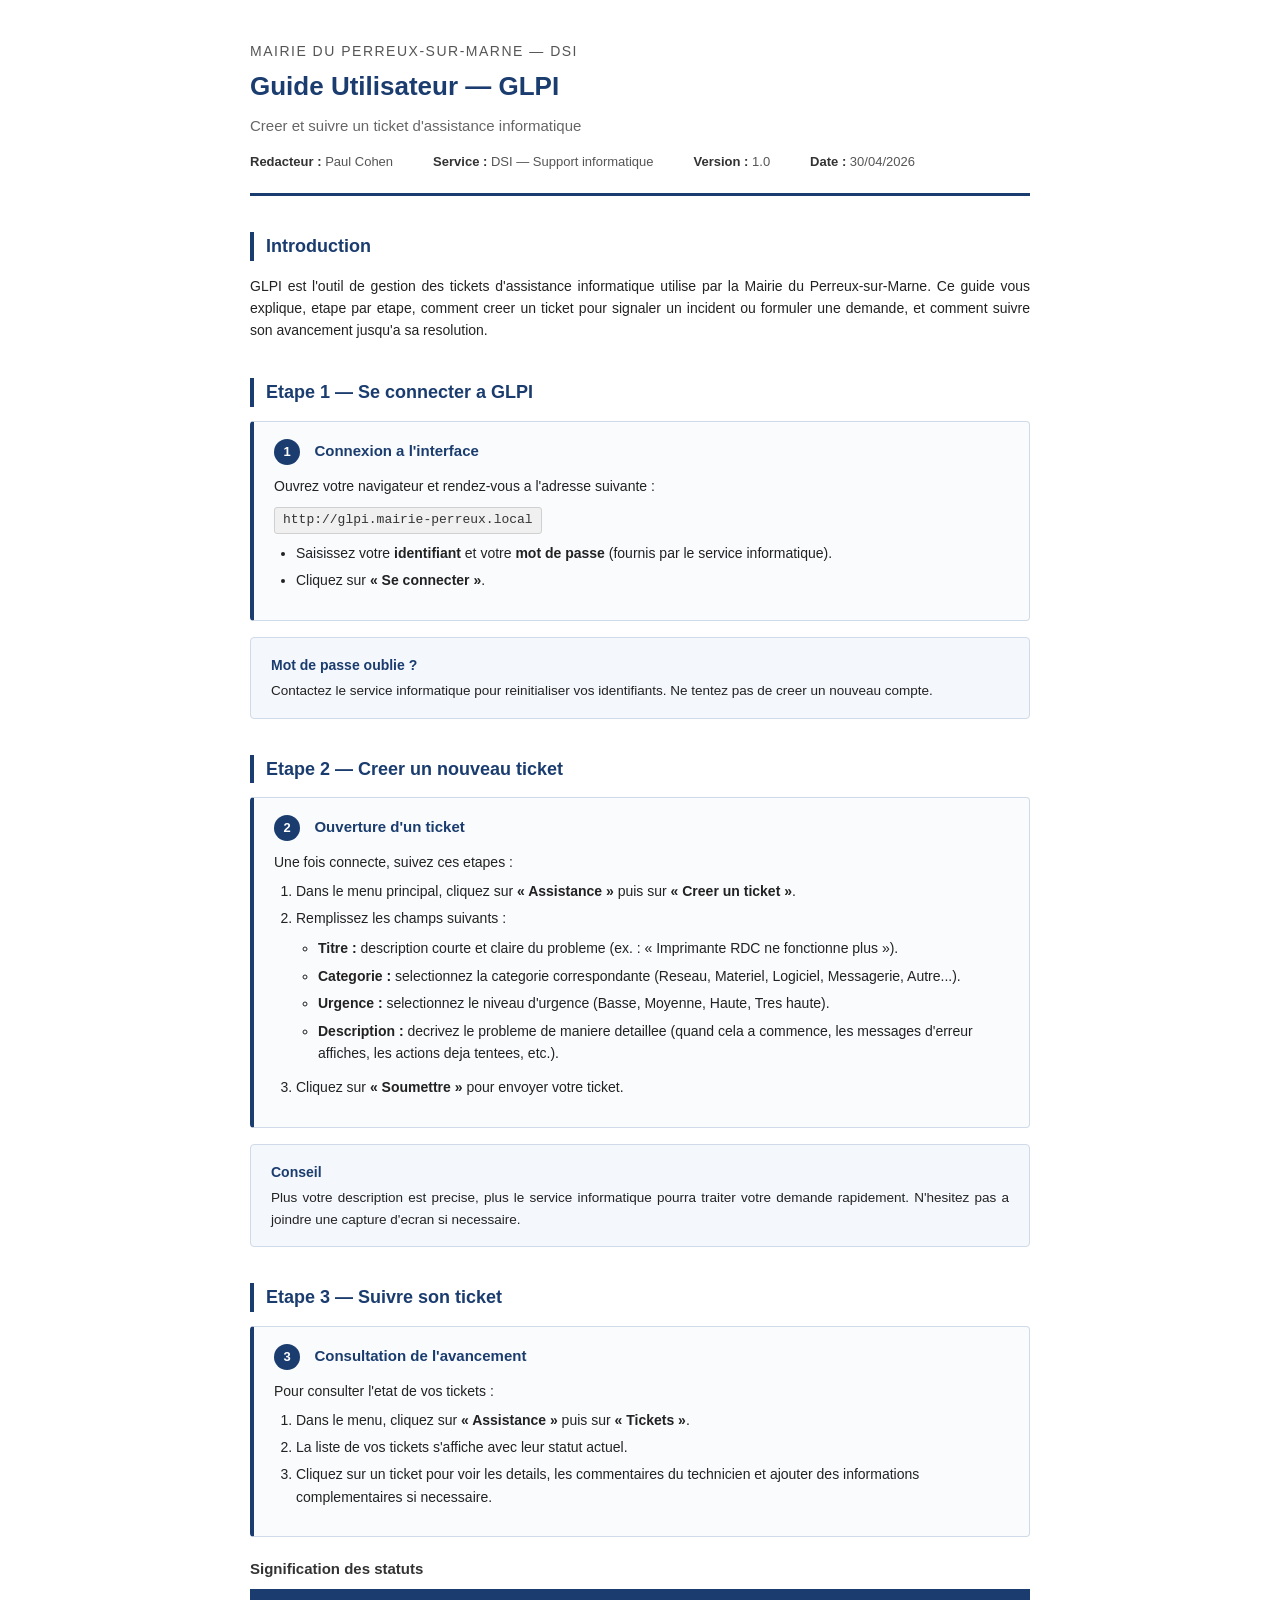
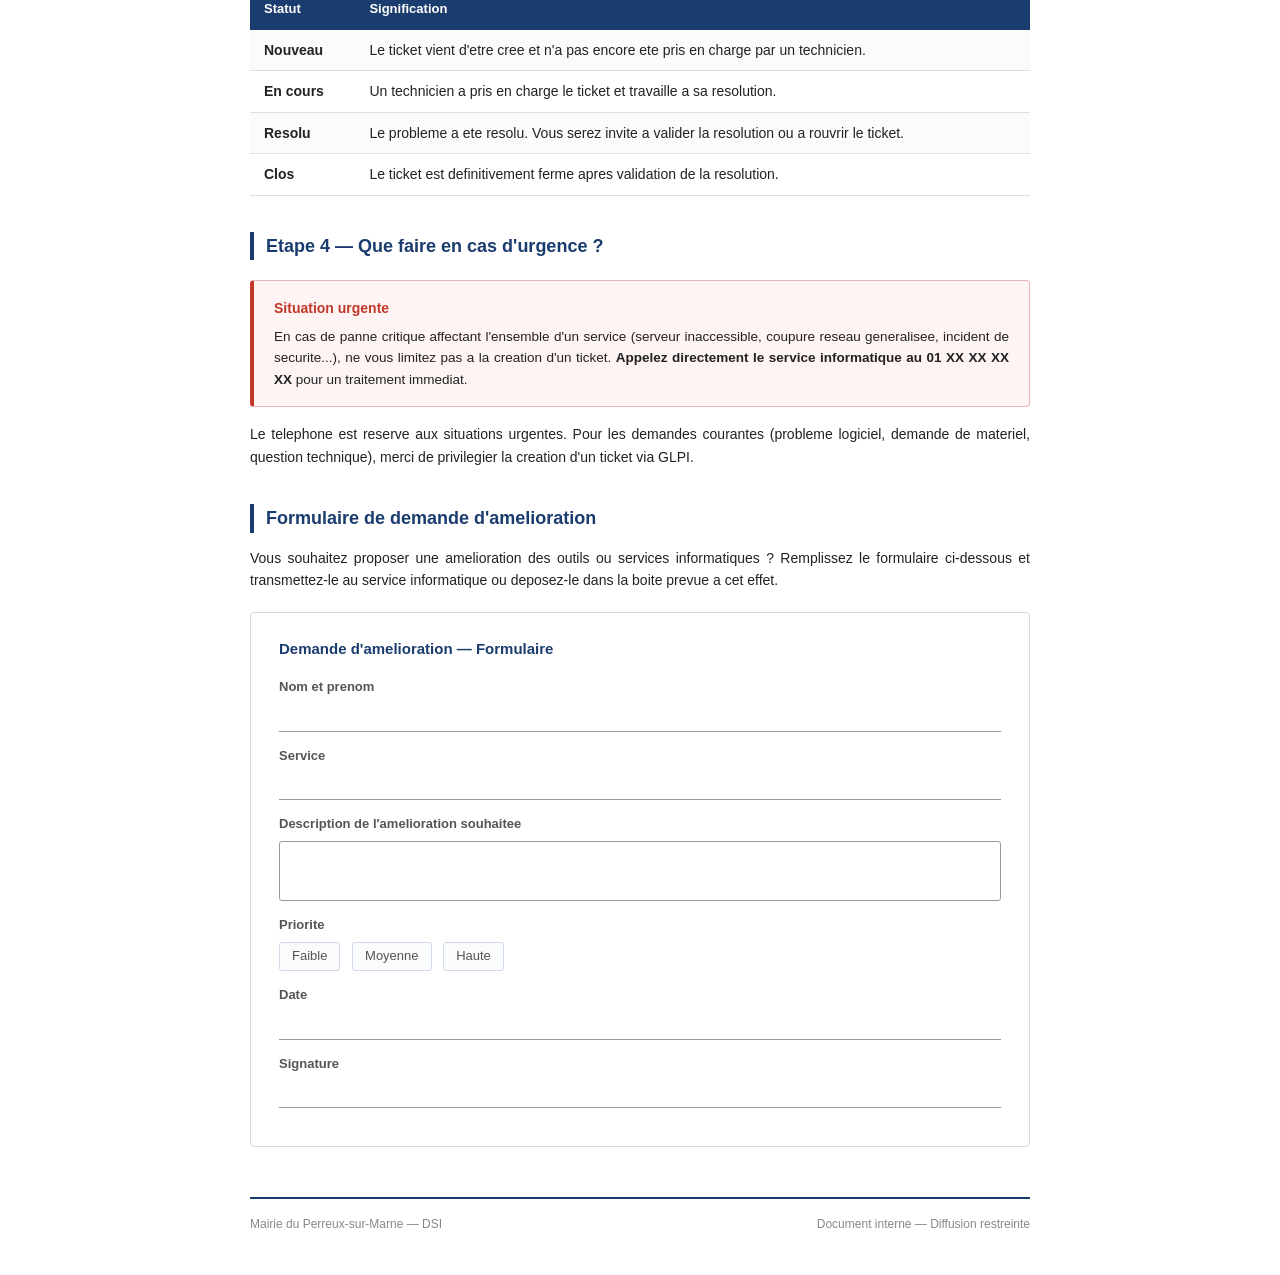
<file: assets/docs/guide-utilisateur-glpi.html>
<!DOCTYPE html>
<html lang="fr">
<head>
    <meta charset="UTF-8">
    <meta name="viewport" content="width=device-width, initial-scale=1.0">
    <title>Guide Utilisateur — GLPI · Créer et suivre un ticket</title>
    <style>
        * {
            margin: 0;
            padding: 0;
            box-sizing: border-box;
        }

        body {
            font-family: "Segoe UI", Tahoma, Geneva, Verdana, sans-serif;
            background-color: #fff;
            color: #222;
            line-height: 1.6;
            padding: 40px 60px;
            max-width: 900px;
            margin: 0 auto;
        }

        /* --- Header --- */
        .doc-header {
            border-bottom: 3px solid #1a3c6e;
            padding-bottom: 20px;
            margin-bottom: 30px;
        }

        .doc-header .org {
            font-size: 14px;
            color: #555;
            text-transform: uppercase;
            letter-spacing: 1.5px;
            margin-bottom: 4px;
        }

        .doc-header h1 {
            font-size: 26px;
            color: #1a3c6e;
            font-weight: 700;
            margin-bottom: 6px;
        }

        .doc-header .subtitle {
            font-size: 15px;
            color: #666;
        }

        .doc-meta {
            display: flex;
            gap: 40px;
            margin-top: 14px;
            font-size: 13px;
            color: #555;
        }

        .doc-meta span {
            display: inline-block;
        }

        .doc-meta strong {
            color: #333;
        }

        /* --- Sections --- */
        h2 {
            font-size: 18px;
            color: #1a3c6e;
            border-left: 4px solid #1a3c6e;
            padding-left: 12px;
            margin-top: 36px;
            margin-bottom: 14px;
        }

        h3 {
            font-size: 15px;
            color: #333;
            margin-top: 20px;
            margin-bottom: 8px;
        }

        p {
            font-size: 14px;
            margin-bottom: 12px;
            text-align: justify;
        }

        ul, ol {
            padding-left: 22px;
            margin-bottom: 12px;
            font-size: 14px;
        }

        ul li, ol li {
            margin-bottom: 5px;
        }

        /* --- Definition / info boxes --- */
        .definition-box {
            background-color: #f4f7fb;
            border: 1px solid #d0dae8;
            border-radius: 4px;
            padding: 16px 20px;
            margin-bottom: 16px;
        }

        .definition-box .label {
            font-weight: 700;
            font-size: 14px;
            color: #1a3c6e;
            margin-bottom: 4px;
        }

        .definition-box p {
            margin-bottom: 0;
            font-size: 13.5px;
        }

        /* --- Step boxes --- */
        .step-box {
            background-color: #f9fbfd;
            border: 1px solid #d0dae8;
            border-left: 4px solid #1a3c6e;
            border-radius: 4px;
            padding: 16px 20px;
            margin-bottom: 16px;
        }

        .step-box .step-number {
            display: inline-block;
            background-color: #1a3c6e;
            color: #fff;
            font-weight: 700;
            font-size: 13px;
            width: 26px;
            height: 26px;
            line-height: 26px;
            text-align: center;
            border-radius: 50%;
            margin-right: 10px;
        }

        .step-box .step-title {
            font-weight: 700;
            font-size: 15px;
            color: #1a3c6e;
            display: inline;
        }

        .step-box p {
            margin-top: 10px;
            margin-bottom: 6px;
        }

        .step-box ul {
            margin-top: 8px;
        }

        /* --- Alert box --- */
        .alert-box {
            background-color: #fef4f4;
            border: 1px solid #e8b4b4;
            border-left: 4px solid #c0392b;
            border-radius: 4px;
            padding: 16px 20px;
            margin-top: 20px;
            margin-bottom: 16px;
        }

        .alert-box .alert-title {
            font-weight: 700;
            font-size: 14px;
            color: #c0392b;
            margin-bottom: 6px;
        }

        .alert-box p {
            margin-bottom: 0;
            font-size: 13.5px;
        }

        /* --- Status table --- */
        table {
            width: 100%;
            border-collapse: collapse;
            margin-bottom: 16px;
            font-size: 14px;
        }

        table th {
            background-color: #1a3c6e;
            color: #fff;
            font-weight: 600;
            padding: 10px 14px;
            text-align: left;
            font-size: 13px;
        }

        table td {
            padding: 9px 14px;
            border-bottom: 1px solid #e0e0e0;
        }

        table tr:nth-child(even) {
            background-color: #f9fbfd;
        }

        /* --- Form section --- */
        .form-section {
            border: 1px solid #d0dae8;
            border-radius: 4px;
            padding: 24px 28px;
            margin-top: 20px;
            margin-bottom: 16px;
        }

        .form-section h3 {
            margin-top: 0;
            margin-bottom: 16px;
            color: #1a3c6e;
            font-size: 15px;
        }

        .form-field {
            margin-bottom: 14px;
        }

        .form-field .field-label {
            font-size: 13px;
            color: #555;
            margin-bottom: 6px;
            font-weight: 600;
        }

        .form-field .field-line {
            border-bottom: 1px solid #999;
            height: 28px;
        }

        .form-field .field-area {
            border: 1px solid #999;
            border-radius: 3px;
            height: 60px;
        }

        .form-field .field-options {
            font-size: 13px;
            color: #555;
            margin-top: 4px;
        }

        .form-field .field-options span {
            display: inline-block;
            border: 1px solid #d0dae8;
            border-radius: 3px;
            padding: 3px 12px;
            margin-right: 8px;
            background-color: #f9fbfd;
        }

        /* --- Code / URL display --- */
        .url-display {
            display: inline-block;
            background-color: #f0f0f0;
            border: 1px solid #d0d0d0;
            border-radius: 3px;
            padding: 2px 8px;
            font-family: "Consolas", "Courier New", monospace;
            font-size: 13px;
            color: #333;
        }

        /* --- Footer --- */
        .doc-footer {
            margin-top: 50px;
            padding-top: 16px;
            border-top: 2px solid #1a3c6e;
            font-size: 12px;
            color: #888;
            display: flex;
            justify-content: space-between;
        }

        @media print {
            body {
                padding: 20px 40px;
            }
        }
    </style>
</head>
<body>

    <!-- Header -->
    <div class="doc-header">
        <div class="org">Mairie du Perreux-sur-Marne — DSI</div>
        <h1>Guide Utilisateur — GLPI</h1>
        <div class="subtitle">Creer et suivre un ticket d'assistance informatique</div>
        <div class="doc-meta">
            <span><strong>Redacteur :</strong> Paul Cohen</span>
            <span><strong>Service :</strong> DSI — Support informatique</span>
            <span><strong>Version :</strong> 1.0</span>
            <span><strong>Date :</strong> 30/04/2026</span>
        </div>
    </div>

    <!-- Introduction -->
    <h2>Introduction</h2>
    <p>
        GLPI est l'outil de gestion des tickets d'assistance informatique utilise par la Mairie du
        Perreux-sur-Marne. Ce guide vous explique, etape par etape, comment creer un ticket pour
        signaler un incident ou formuler une demande, et comment suivre son avancement jusqu'a
        sa resolution.
    </p>

    <!-- Etape 1 -->
    <h2>Etape 1 — Se connecter a GLPI</h2>
    <div class="step-box">
        <span class="step-number">1</span>
        <div class="step-title">Connexion a l'interface</div>
        <p>Ouvrez votre navigateur et rendez-vous a l'adresse suivante :</p>
        <p><span class="url-display">http://glpi.mairie-perreux.local</span></p>
        <ul>
            <li>Saisissez votre <strong>identifiant</strong> et votre <strong>mot de passe</strong> (fournis par le service informatique).</li>
            <li>Cliquez sur <strong>« Se connecter »</strong>.</li>
        </ul>
    </div>
    <div class="definition-box">
        <div class="label">Mot de passe oublie ?</div>
        <p>Contactez le service informatique pour reinitialiser vos identifiants. Ne tentez pas de creer un nouveau compte.</p>
    </div>

    <!-- Etape 2 -->
    <h2>Etape 2 — Creer un nouveau ticket</h2>
    <div class="step-box">
        <span class="step-number">2</span>
        <div class="step-title">Ouverture d'un ticket</div>
        <p>Une fois connecte, suivez ces etapes :</p>
        <ol>
            <li>Dans le menu principal, cliquez sur <strong>« Assistance »</strong> puis sur <strong>« Creer un ticket »</strong>.</li>
            <li>Remplissez les champs suivants :
                <ul>
                    <li><strong>Titre :</strong> description courte et claire du probleme (ex. : « Imprimante RDC ne fonctionne plus »).</li>
                    <li><strong>Categorie :</strong> selectionnez la categorie correspondante (Reseau, Materiel, Logiciel, Messagerie, Autre...).</li>
                    <li><strong>Urgence :</strong> selectionnez le niveau d'urgence (Basse, Moyenne, Haute, Tres haute).</li>
                    <li><strong>Description :</strong> decrivez le probleme de maniere detaillee (quand cela a commence, les messages d'erreur affiches, les actions deja tentees, etc.).</li>
                </ul>
            </li>
            <li>Cliquez sur <strong>« Soumettre »</strong> pour envoyer votre ticket.</li>
        </ol>
    </div>
    <div class="definition-box">
        <div class="label">Conseil</div>
        <p>Plus votre description est precise, plus le service informatique pourra traiter votre demande rapidement. N'hesitez pas a joindre une capture d'ecran si necessaire.</p>
    </div>

    <!-- Etape 3 -->
    <h2>Etape 3 — Suivre son ticket</h2>
    <div class="step-box">
        <span class="step-number">3</span>
        <div class="step-title">Consultation de l'avancement</div>
        <p>Pour consulter l'etat de vos tickets :</p>
        <ol>
            <li>Dans le menu, cliquez sur <strong>« Assistance »</strong> puis sur <strong>« Tickets »</strong>.</li>
            <li>La liste de vos tickets s'affiche avec leur statut actuel.</li>
            <li>Cliquez sur un ticket pour voir les details, les commentaires du technicien et ajouter des informations complementaires si necessaire.</li>
        </ol>
    </div>

    <h3>Signification des statuts</h3>
    <table>
        <tr>
            <th>Statut</th>
            <th>Signification</th>
        </tr>
        <tr>
            <td><strong>Nouveau</strong></td>
            <td>Le ticket vient d'etre cree et n'a pas encore ete pris en charge par un technicien.</td>
        </tr>
        <tr>
            <td><strong>En cours</strong></td>
            <td>Un technicien a pris en charge le ticket et travaille a sa resolution.</td>
        </tr>
        <tr>
            <td><strong>Resolu</strong></td>
            <td>Le probleme a ete resolu. Vous serez invite a valider la resolution ou a rouvrir le ticket.</td>
        </tr>
        <tr>
            <td><strong>Clos</strong></td>
            <td>Le ticket est definitivement ferme apres validation de la resolution.</td>
        </tr>
    </table>

    <!-- Etape 4 — Urgence -->
    <h2>Etape 4 — Que faire en cas d'urgence ?</h2>
    <div class="alert-box">
        <div class="alert-title">Situation urgente</div>
        <p>
            En cas de panne critique affectant l'ensemble d'un service (serveur inaccessible, coupure reseau
            generalisee, incident de securite...), ne vous limitez pas a la creation d'un ticket.
            <strong>Appelez directement le service informatique au 01 XX XX XX XX</strong> pour un traitement
            immediat.
        </p>
    </div>
    <p>
        Le telephone est reserve aux situations urgentes. Pour les demandes courantes (probleme logiciel,
        demande de materiel, question technique), merci de privilegier la creation d'un ticket via GLPI.
    </p>

    <!-- Formulaire de demande d'amelioration -->
    <h2>Formulaire de demande d'amelioration</h2>
    <p>
        Vous souhaitez proposer une amelioration des outils ou services informatiques ? Remplissez le
        formulaire ci-dessous et transmettez-le au service informatique ou deposez-le dans la boite
        prevue a cet effet.
    </p>

    <div class="form-section">
        <h3>Demande d'amelioration — Formulaire</h3>

        <div class="form-field">
            <div class="field-label">Nom et prenom</div>
            <div class="field-line"></div>
        </div>

        <div class="form-field">
            <div class="field-label">Service</div>
            <div class="field-line"></div>
        </div>

        <div class="form-field">
            <div class="field-label">Description de l'amelioration souhaitee</div>
            <div class="field-area"></div>
        </div>

        <div class="form-field">
            <div class="field-label">Priorite</div>
            <div class="field-options">
                <span>Faible</span>
                <span>Moyenne</span>
                <span>Haute</span>
            </div>
        </div>

        <div class="form-field">
            <div class="field-label">Date</div>
            <div class="field-line"></div>
        </div>

        <div class="form-field">
            <div class="field-label">Signature</div>
            <div class="field-line"></div>
        </div>
    </div>

    <!-- Footer -->
    <div class="doc-footer">
        <span>Mairie du Perreux-sur-Marne — DSI</span>
        <span>Document interne — Diffusion restreinte</span>
    </div>

</body>
</html>
</file>
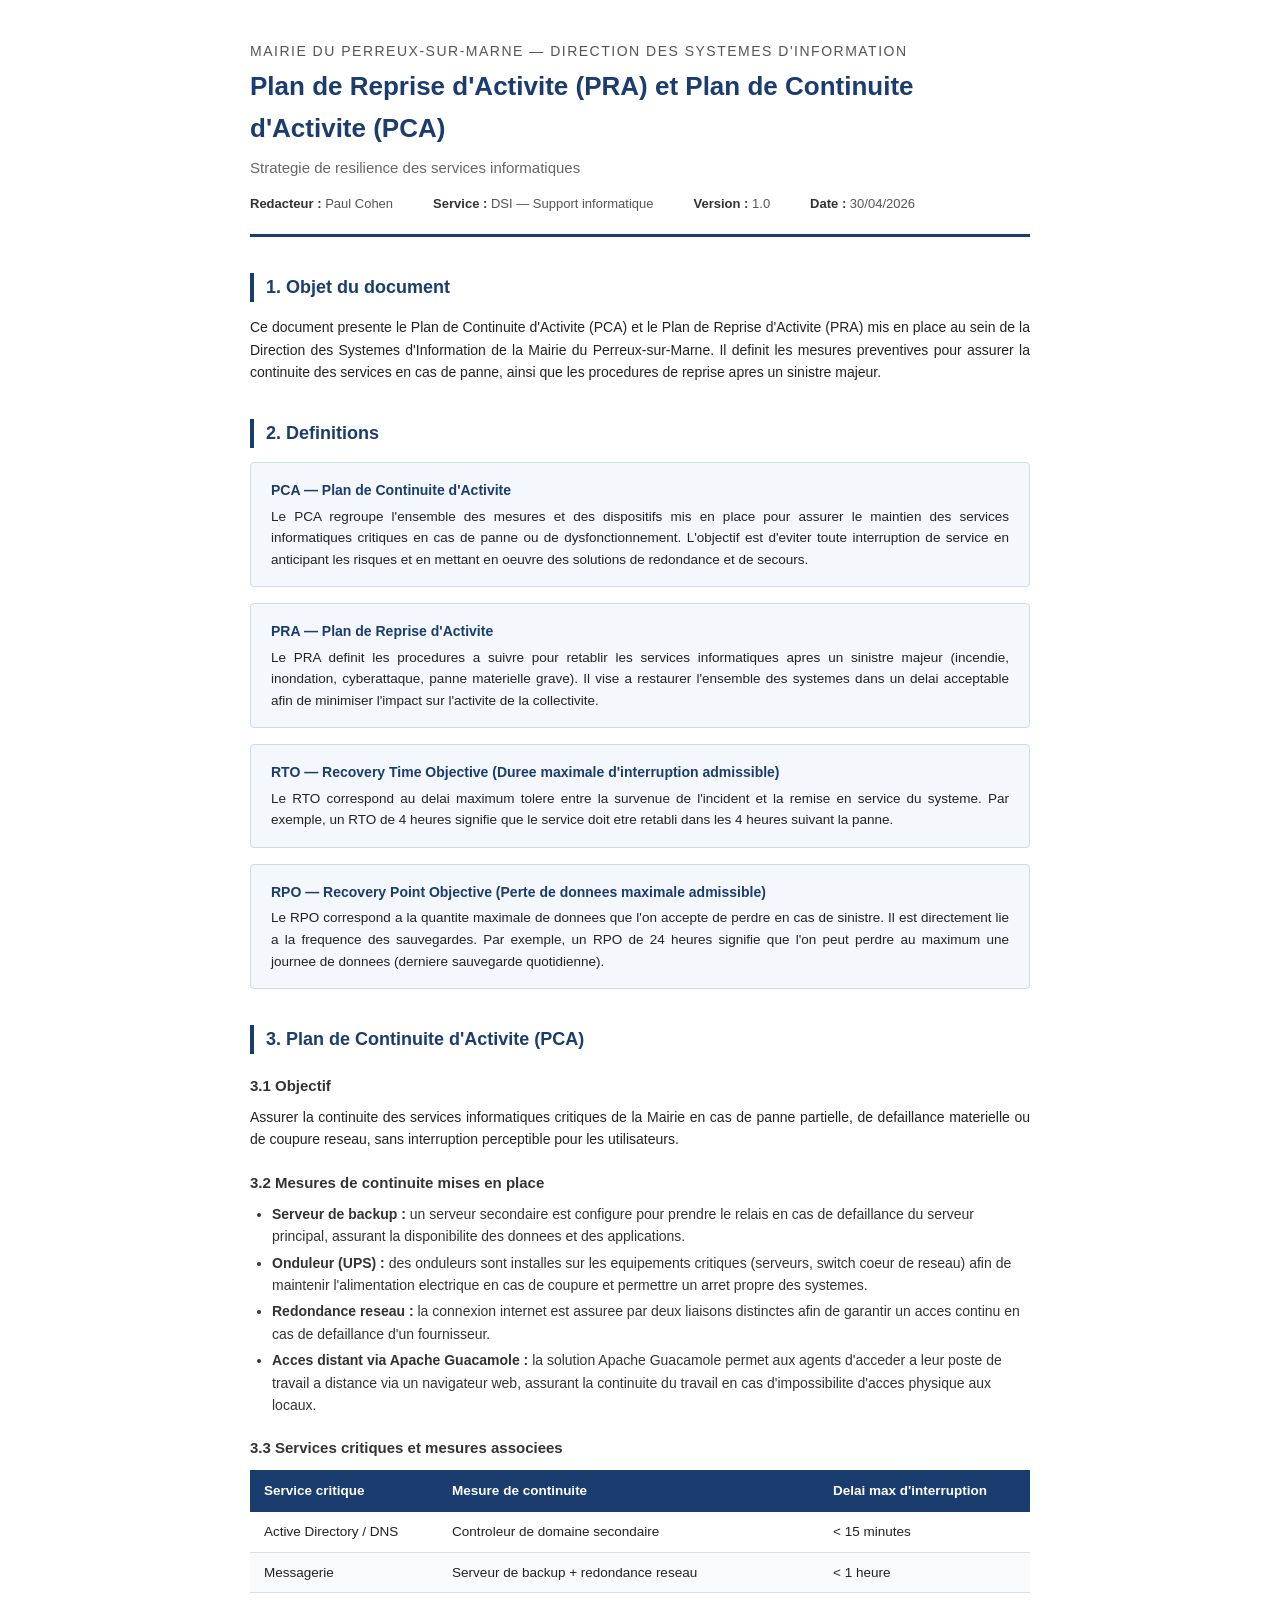
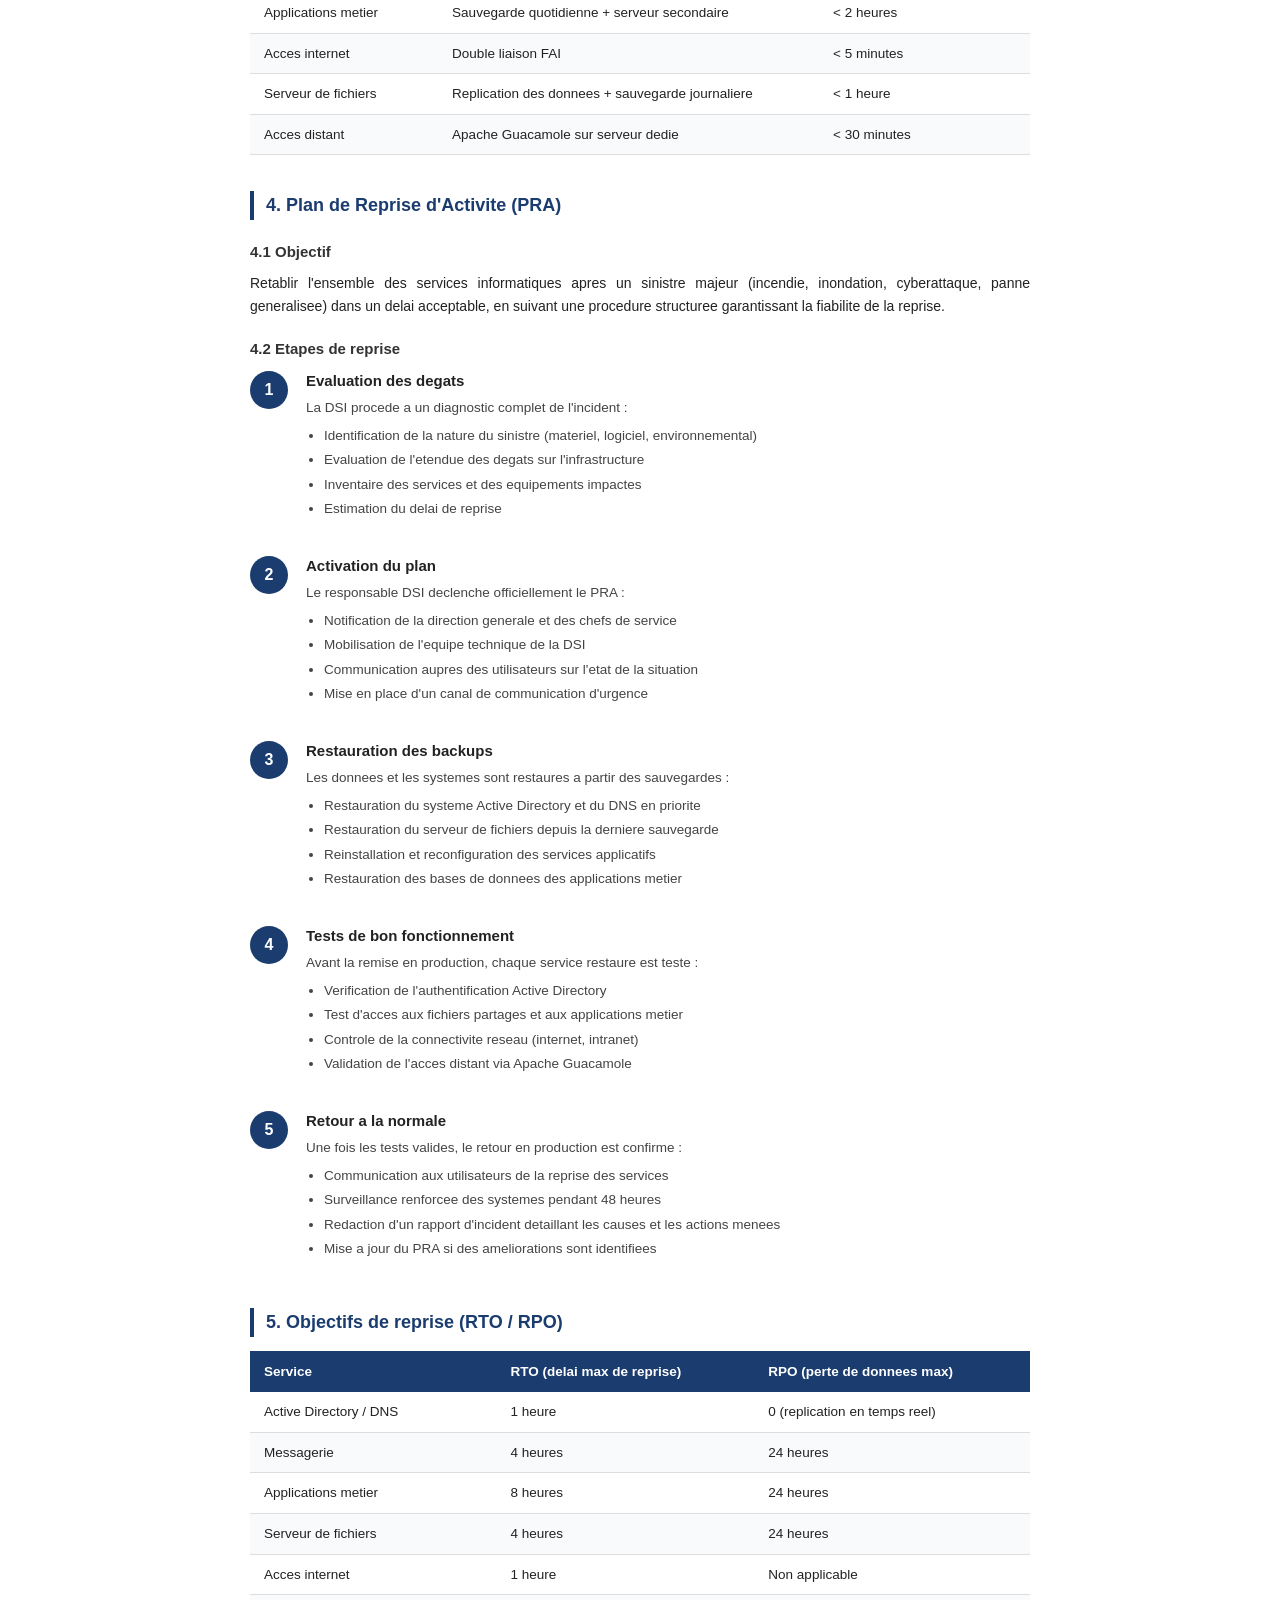
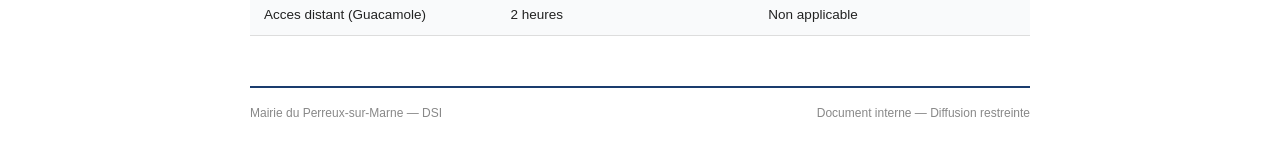
<file: assets/docs/pra-pca.html>
<!DOCTYPE html>
<html lang="fr">
<head>
    <meta charset="UTF-8">
    <meta name="viewport" content="width=device-width, initial-scale=1.0">
    <title>Plan de Reprise d'Activite (PRA) et Plan de Continuite d'Activite (PCA)</title>
    <style>
        * {
            margin: 0;
            padding: 0;
            box-sizing: border-box;
        }

        body {
            font-family: "Segoe UI", Tahoma, Geneva, Verdana, sans-serif;
            background-color: #fff;
            color: #222;
            line-height: 1.6;
            padding: 40px 60px;
            max-width: 900px;
            margin: 0 auto;
        }

        /* --- Header --- */
        .doc-header {
            border-bottom: 3px solid #1a3c6e;
            padding-bottom: 20px;
            margin-bottom: 30px;
        }

        .doc-header .org {
            font-size: 14px;
            color: #555;
            text-transform: uppercase;
            letter-spacing: 1.5px;
            margin-bottom: 4px;
        }

        .doc-header h1 {
            font-size: 26px;
            color: #1a3c6e;
            font-weight: 700;
            margin-bottom: 6px;
        }

        .doc-header .subtitle {
            font-size: 15px;
            color: #666;
        }

        .doc-meta {
            display: flex;
            gap: 40px;
            margin-top: 14px;
            font-size: 13px;
            color: #555;
        }

        .doc-meta span {
            display: inline-block;
        }

        .doc-meta strong {
            color: #333;
        }

        /* --- Sections --- */
        h2 {
            font-size: 18px;
            color: #1a3c6e;
            border-left: 4px solid #1a3c6e;
            padding-left: 12px;
            margin-top: 36px;
            margin-bottom: 14px;
        }

        h3 {
            font-size: 15px;
            color: #333;
            margin-top: 20px;
            margin-bottom: 8px;
        }

        p {
            font-size: 14px;
            margin-bottom: 12px;
            text-align: justify;
        }

        ul {
            font-size: 14px;
            margin-bottom: 12px;
            padding-left: 22px;
            color: #333;
        }

        ul li {
            margin-bottom: 4px;
        }

        /* --- Definition boxes --- */
        .definition-box {
            background-color: #f4f7fb;
            border: 1px solid #d0dae8;
            border-radius: 4px;
            padding: 16px 20px;
            margin-bottom: 16px;
        }

        .definition-box .label {
            font-weight: 700;
            font-size: 14px;
            color: #1a3c6e;
            margin-bottom: 4px;
        }

        .definition-box p {
            margin-bottom: 0;
            font-size: 13.5px;
        }

        /* --- Steps --- */
        .step {
            display: flex;
            gap: 18px;
            margin-bottom: 22px;
            align-items: flex-start;
        }

        .step-number {
            flex-shrink: 0;
            width: 38px;
            height: 38px;
            background-color: #1a3c6e;
            color: #fff;
            border-radius: 50%;
            display: flex;
            align-items: center;
            justify-content: center;
            font-weight: 700;
            font-size: 16px;
            margin-top: 2px;
        }

        .step-content {
            flex: 1;
        }

        .step-content .step-title {
            font-weight: 700;
            font-size: 15px;
            color: #222;
            margin-bottom: 4px;
        }

        .step-content p {
            font-size: 13.5px;
            margin-bottom: 0;
            color: #444;
        }

        .step-content ul {
            margin-top: 6px;
            padding-left: 18px;
            font-size: 13.5px;
            color: #444;
        }

        .step-content ul li {
            margin-bottom: 3px;
        }

        /* --- Table --- */
        table {
            width: 100%;
            border-collapse: collapse;
            margin-top: 10px;
            margin-bottom: 20px;
            font-size: 13.5px;
        }

        table th {
            background-color: #1a3c6e;
            color: #fff;
            padding: 10px 14px;
            text-align: left;
            font-weight: 600;
        }

        table td {
            padding: 9px 14px;
            border-bottom: 1px solid #ddd;
        }

        table tr:nth-child(even) td {
            background-color: #f9fafb;
        }

        /* --- Footer --- */
        .doc-footer {
            margin-top: 50px;
            padding-top: 16px;
            border-top: 2px solid #1a3c6e;
            font-size: 12px;
            color: #888;
            display: flex;
            justify-content: space-between;
        }

        @media print {
            body {
                padding: 20px 40px;
            }
        }
    </style>
</head>
<body>

    <!-- Header -->
    <div class="doc-header">
        <div class="org">Mairie du Perreux-sur-Marne — Direction des Systemes d'Information</div>
        <h1>Plan de Reprise d'Activite (PRA) et Plan de Continuite d'Activite (PCA)</h1>
        <div class="subtitle">Strategie de resilience des services informatiques</div>
        <div class="doc-meta">
            <span><strong>Redacteur :</strong> Paul Cohen</span>
            <span><strong>Service :</strong> DSI — Support informatique</span>
            <span><strong>Version :</strong> 1.0</span>
            <span><strong>Date :</strong> 30/04/2026</span>
        </div>
    </div>

    <!-- 1. Objet du document -->
    <h2>1. Objet du document</h2>
    <p>
        Ce document presente le Plan de Continuite d'Activite (PCA) et le Plan de Reprise d'Activite (PRA)
        mis en place au sein de la Direction des Systemes d'Information de la Mairie du Perreux-sur-Marne.
        Il definit les mesures preventives pour assurer la continuite des services en cas de panne, ainsi que
        les procedures de reprise apres un sinistre majeur.
    </p>

    <!-- 2. Definitions -->
    <h2>2. Definitions</h2>

    <div class="definition-box">
        <div class="label">PCA — Plan de Continuite d'Activite</div>
        <p>
            Le PCA regroupe l'ensemble des mesures et des dispositifs mis en place pour assurer le maintien
            des services informatiques critiques en cas de panne ou de dysfonctionnement. L'objectif est
            d'eviter toute interruption de service en anticipant les risques et en mettant en oeuvre des
            solutions de redondance et de secours.
        </p>
    </div>

    <div class="definition-box">
        <div class="label">PRA — Plan de Reprise d'Activite</div>
        <p>
            Le PRA definit les procedures a suivre pour retablir les services informatiques apres un sinistre
            majeur (incendie, inondation, cyberattaque, panne materielle grave). Il vise a restaurer
            l'ensemble des systemes dans un delai acceptable afin de minimiser l'impact sur l'activite
            de la collectivite.
        </p>
    </div>

    <div class="definition-box">
        <div class="label">RTO — Recovery Time Objective (Duree maximale d'interruption admissible)</div>
        <p>
            Le RTO correspond au delai maximum tolere entre la survenue de l'incident et la remise en
            service du systeme. Par exemple, un RTO de 4 heures signifie que le service doit etre retabli
            dans les 4 heures suivant la panne.
        </p>
    </div>

    <div class="definition-box">
        <div class="label">RPO — Recovery Point Objective (Perte de donnees maximale admissible)</div>
        <p>
            Le RPO correspond a la quantite maximale de donnees que l'on accepte de perdre en cas de
            sinistre. Il est directement lie a la frequence des sauvegardes. Par exemple, un RPO de
            24 heures signifie que l'on peut perdre au maximum une journee de donnees (derniere sauvegarde
            quotidienne).
        </p>
    </div>

    <!-- 3. PCA -->
    <h2>3. Plan de Continuite d'Activite (PCA)</h2>

    <h3>3.1 Objectif</h3>
    <p>
        Assurer la continuite des services informatiques critiques de la Mairie en cas de panne partielle,
        de defaillance materielle ou de coupure reseau, sans interruption perceptible pour les utilisateurs.
    </p>

    <h3>3.2 Mesures de continuite mises en place</h3>
    <ul>
        <li><strong>Serveur de backup :</strong> un serveur secondaire est configure pour prendre le relais en cas de defaillance du serveur principal, assurant la disponibilite des donnees et des applications.</li>
        <li><strong>Onduleur (UPS) :</strong> des onduleurs sont installes sur les equipements critiques (serveurs, switch coeur de reseau) afin de maintenir l'alimentation electrique en cas de coupure et permettre un arret propre des systemes.</li>
        <li><strong>Redondance reseau :</strong> la connexion internet est assuree par deux liaisons distinctes afin de garantir un acces continu en cas de defaillance d'un fournisseur.</li>
        <li><strong>Acces distant via Apache Guacamole :</strong> la solution Apache Guacamole permet aux agents d'acceder a leur poste de travail a distance via un navigateur web, assurant la continuite du travail en cas d'impossibilite d'acces physique aux locaux.</li>
    </ul>

    <h3>3.3 Services critiques et mesures associees</h3>
    <table>
        <thead>
            <tr>
                <th>Service critique</th>
                <th>Mesure de continuite</th>
                <th>Delai max d'interruption</th>
            </tr>
        </thead>
        <tbody>
            <tr>
                <td>Active Directory / DNS</td>
                <td>Controleur de domaine secondaire</td>
                <td>< 15 minutes</td>
            </tr>
            <tr>
                <td>Messagerie</td>
                <td>Serveur de backup + redondance reseau</td>
                <td>< 1 heure</td>
            </tr>
            <tr>
                <td>Applications metier</td>
                <td>Sauvegarde quotidienne + serveur secondaire</td>
                <td>< 2 heures</td>
            </tr>
            <tr>
                <td>Acces internet</td>
                <td>Double liaison FAI</td>
                <td>< 5 minutes</td>
            </tr>
            <tr>
                <td>Serveur de fichiers</td>
                <td>Replication des donnees + sauvegarde journaliere</td>
                <td>< 1 heure</td>
            </tr>
            <tr>
                <td>Acces distant</td>
                <td>Apache Guacamole sur serveur dedie</td>
                <td>< 30 minutes</td>
            </tr>
        </tbody>
    </table>

    <!-- 4. PRA -->
    <h2>4. Plan de Reprise d'Activite (PRA)</h2>

    <h3>4.1 Objectif</h3>
    <p>
        Retablir l'ensemble des services informatiques apres un sinistre majeur (incendie, inondation,
        cyberattaque, panne generalisee) dans un delai acceptable, en suivant une procedure structuree
        garantissant la fiabilite de la reprise.
    </p>

    <h3>4.2 Etapes de reprise</h3>

    <div class="step">
        <div class="step-number">1</div>
        <div class="step-content">
            <div class="step-title">Evaluation des degats</div>
            <p>La DSI procede a un diagnostic complet de l'incident :</p>
            <ul>
                <li>Identification de la nature du sinistre (materiel, logiciel, environnemental)</li>
                <li>Evaluation de l'etendue des degats sur l'infrastructure</li>
                <li>Inventaire des services et des equipements impactes</li>
                <li>Estimation du delai de reprise</li>
            </ul>
        </div>
    </div>

    <div class="step">
        <div class="step-number">2</div>
        <div class="step-content">
            <div class="step-title">Activation du plan</div>
            <p>Le responsable DSI declenche officiellement le PRA :</p>
            <ul>
                <li>Notification de la direction generale et des chefs de service</li>
                <li>Mobilisation de l'equipe technique de la DSI</li>
                <li>Communication aupres des utilisateurs sur l'etat de la situation</li>
                <li>Mise en place d'un canal de communication d'urgence</li>
            </ul>
        </div>
    </div>

    <div class="step">
        <div class="step-number">3</div>
        <div class="step-content">
            <div class="step-title">Restauration des backups</div>
            <p>Les donnees et les systemes sont restaures a partir des sauvegardes :</p>
            <ul>
                <li>Restauration du systeme Active Directory et du DNS en priorite</li>
                <li>Restauration du serveur de fichiers depuis la derniere sauvegarde</li>
                <li>Reinstallation et reconfiguration des services applicatifs</li>
                <li>Restauration des bases de donnees des applications metier</li>
            </ul>
        </div>
    </div>

    <div class="step">
        <div class="step-number">4</div>
        <div class="step-content">
            <div class="step-title">Tests de bon fonctionnement</div>
            <p>Avant la remise en production, chaque service restaure est teste :</p>
            <ul>
                <li>Verification de l'authentification Active Directory</li>
                <li>Test d'acces aux fichiers partages et aux applications metier</li>
                <li>Controle de la connectivite reseau (internet, intranet)</li>
                <li>Validation de l'acces distant via Apache Guacamole</li>
            </ul>
        </div>
    </div>

    <div class="step">
        <div class="step-number">5</div>
        <div class="step-content">
            <div class="step-title">Retour a la normale</div>
            <p>Une fois les tests valides, le retour en production est confirme :</p>
            <ul>
                <li>Communication aux utilisateurs de la reprise des services</li>
                <li>Surveillance renforcee des systemes pendant 48 heures</li>
                <li>Redaction d'un rapport d'incident detaillant les causes et les actions menees</li>
                <li>Mise a jour du PRA si des ameliorations sont identifiees</li>
            </ul>
        </div>
    </div>

    <!-- 5. RTO et RPO -->
    <h2>5. Objectifs de reprise (RTO / RPO)</h2>
    <table>
        <thead>
            <tr>
                <th>Service</th>
                <th>RTO (delai max de reprise)</th>
                <th>RPO (perte de donnees max)</th>
            </tr>
        </thead>
        <tbody>
            <tr>
                <td>Active Directory / DNS</td>
                <td>1 heure</td>
                <td>0 (replication en temps reel)</td>
            </tr>
            <tr>
                <td>Messagerie</td>
                <td>4 heures</td>
                <td>24 heures</td>
            </tr>
            <tr>
                <td>Applications metier</td>
                <td>8 heures</td>
                <td>24 heures</td>
            </tr>
            <tr>
                <td>Serveur de fichiers</td>
                <td>4 heures</td>
                <td>24 heures</td>
            </tr>
            <tr>
                <td>Acces internet</td>
                <td>1 heure</td>
                <td>Non applicable</td>
            </tr>
            <tr>
                <td>Acces distant (Guacamole)</td>
                <td>2 heures</td>
                <td>Non applicable</td>
            </tr>
        </tbody>
    </table>

    <!-- Footer -->
    <div class="doc-footer">
        <span>Mairie du Perreux-sur-Marne — DSI</span>
        <span>Document interne — Diffusion restreinte</span>
    </div>

</body>
</html>
</file>
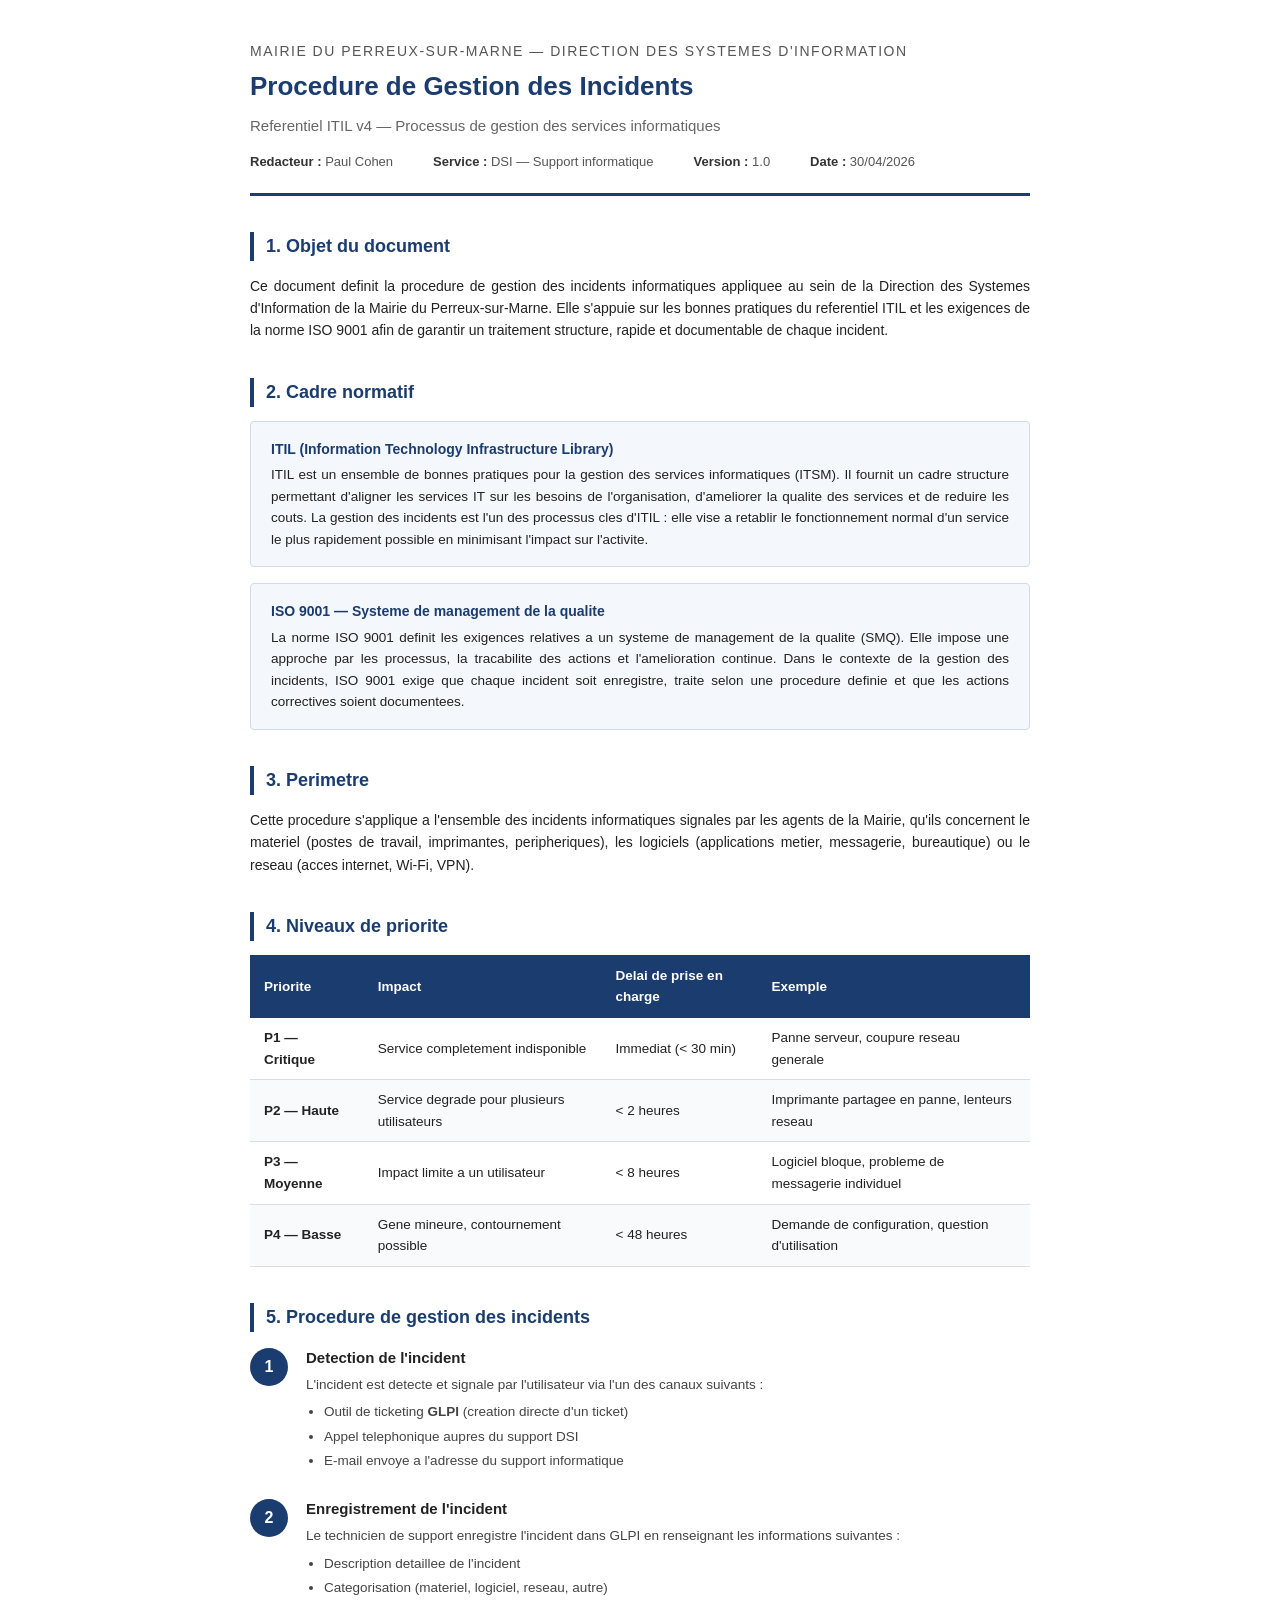
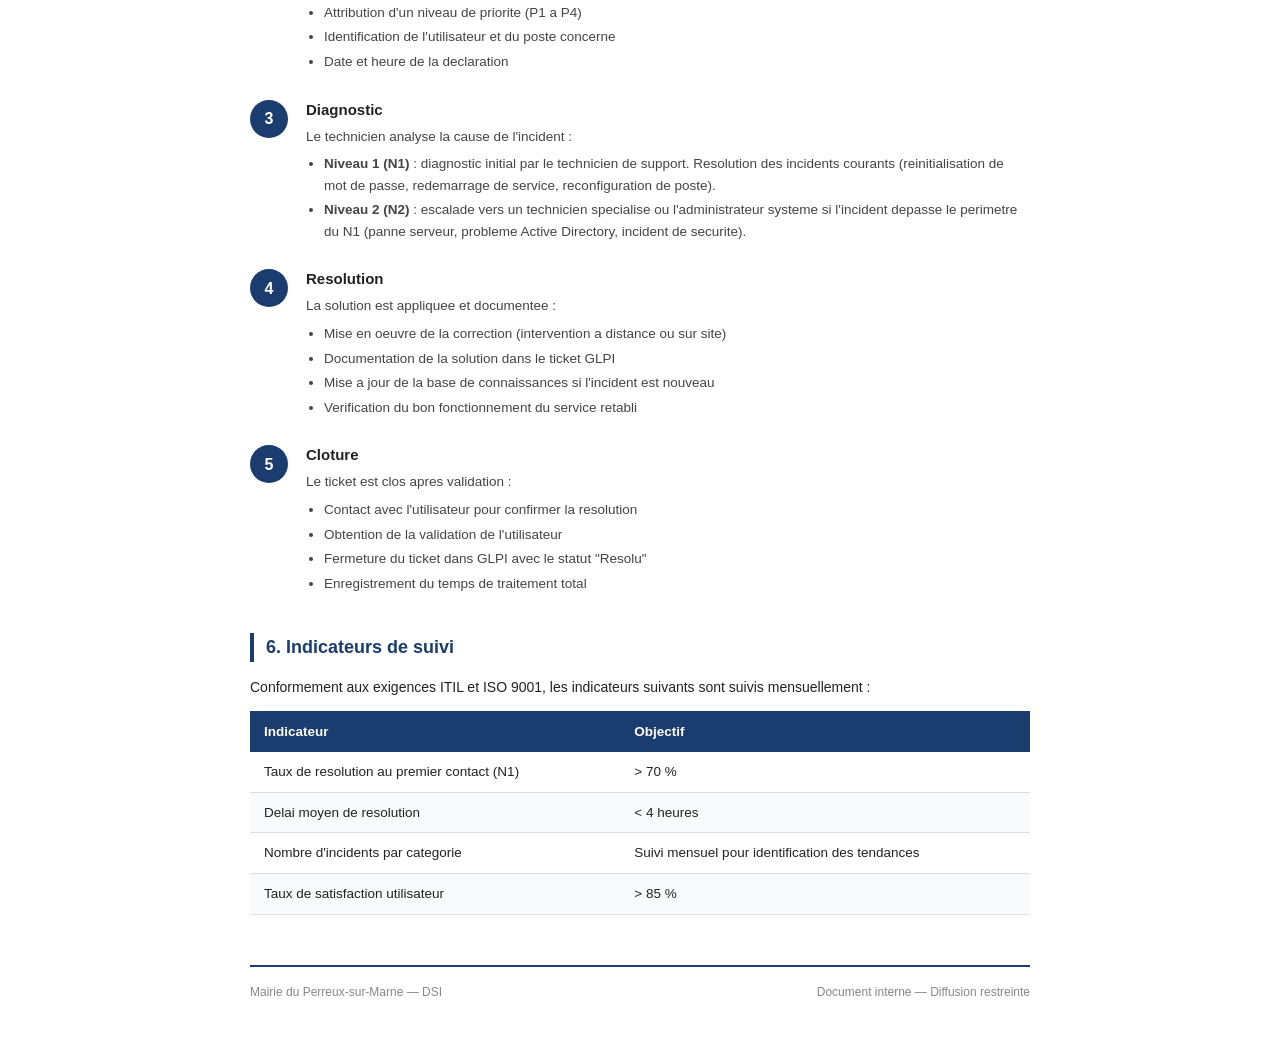
<file: assets/docs/procedure-gestion-incidents.html>
<!DOCTYPE html>
<html lang="fr">
<head>
    <meta charset="UTF-8">
    <meta name="viewport" content="width=device-width, initial-scale=1.0">
    <title>Procedure de Gestion des Incidents — Referentiel ITIL</title>
    <style>
        * {
            margin: 0;
            padding: 0;
            box-sizing: border-box;
        }

        body {
            font-family: "Segoe UI", Tahoma, Geneva, Verdana, sans-serif;
            background-color: #fff;
            color: #222;
            line-height: 1.6;
            padding: 40px 60px;
            max-width: 900px;
            margin: 0 auto;
        }

        /* --- Header --- */
        .doc-header {
            border-bottom: 3px solid #1a3c6e;
            padding-bottom: 20px;
            margin-bottom: 30px;
        }

        .doc-header .org {
            font-size: 14px;
            color: #555;
            text-transform: uppercase;
            letter-spacing: 1.5px;
            margin-bottom: 4px;
        }

        .doc-header h1 {
            font-size: 26px;
            color: #1a3c6e;
            font-weight: 700;
            margin-bottom: 6px;
        }

        .doc-header .subtitle {
            font-size: 15px;
            color: #666;
        }

        .doc-meta {
            display: flex;
            gap: 40px;
            margin-top: 14px;
            font-size: 13px;
            color: #555;
        }

        .doc-meta span {
            display: inline-block;
        }

        .doc-meta strong {
            color: #333;
        }

        /* --- Sections --- */
        h2 {
            font-size: 18px;
            color: #1a3c6e;
            border-left: 4px solid #1a3c6e;
            padding-left: 12px;
            margin-top: 36px;
            margin-bottom: 14px;
        }

        h3 {
            font-size: 15px;
            color: #333;
            margin-top: 20px;
            margin-bottom: 8px;
        }

        p {
            font-size: 14px;
            margin-bottom: 12px;
            text-align: justify;
        }

        /* --- Definition boxes --- */
        .definition-box {
            background-color: #f4f7fb;
            border: 1px solid #d0dae8;
            border-radius: 4px;
            padding: 16px 20px;
            margin-bottom: 16px;
        }

        .definition-box .label {
            font-weight: 700;
            font-size: 14px;
            color: #1a3c6e;
            margin-bottom: 4px;
        }

        .definition-box p {
            margin-bottom: 0;
            font-size: 13.5px;
        }

        /* --- Steps --- */
        .step {
            display: flex;
            gap: 18px;
            margin-bottom: 22px;
            align-items: flex-start;
        }

        .step-number {
            flex-shrink: 0;
            width: 38px;
            height: 38px;
            background-color: #1a3c6e;
            color: #fff;
            border-radius: 50%;
            display: flex;
            align-items: center;
            justify-content: center;
            font-weight: 700;
            font-size: 16px;
            margin-top: 2px;
        }

        .step-content {
            flex: 1;
        }

        .step-content .step-title {
            font-weight: 700;
            font-size: 15px;
            color: #222;
            margin-bottom: 4px;
        }

        .step-content p {
            font-size: 13.5px;
            margin-bottom: 0;
            color: #444;
        }

        .step-content ul {
            margin-top: 6px;
            padding-left: 18px;
            font-size: 13.5px;
            color: #444;
        }

        .step-content ul li {
            margin-bottom: 3px;
        }

        /* --- Table --- */
        table {
            width: 100%;
            border-collapse: collapse;
            margin-top: 10px;
            margin-bottom: 20px;
            font-size: 13.5px;
        }

        table th {
            background-color: #1a3c6e;
            color: #fff;
            padding: 10px 14px;
            text-align: left;
            font-weight: 600;
        }

        table td {
            padding: 9px 14px;
            border-bottom: 1px solid #ddd;
        }

        table tr:nth-child(even) td {
            background-color: #f9fafb;
        }

        /* --- Footer --- */
        .doc-footer {
            margin-top: 50px;
            padding-top: 16px;
            border-top: 2px solid #1a3c6e;
            font-size: 12px;
            color: #888;
            display: flex;
            justify-content: space-between;
        }

        @media print {
            body {
                padding: 20px 40px;
            }
        }
    </style>
</head>
<body>

    <!-- Header -->
    <div class="doc-header">
        <div class="org">Mairie du Perreux-sur-Marne — Direction des Systemes d'Information</div>
        <h1>Procedure de Gestion des Incidents</h1>
        <div class="subtitle">Referentiel ITIL v4 — Processus de gestion des services informatiques</div>
        <div class="doc-meta">
            <span><strong>Redacteur :</strong> Paul Cohen</span>
            <span><strong>Service :</strong> DSI — Support informatique</span>
            <span><strong>Version :</strong> 1.0</span>
            <span><strong>Date :</strong> 30/04/2026</span>
        </div>
    </div>

    <!-- 1. Objet du document -->
    <h2>1. Objet du document</h2>
    <p>
        Ce document definit la procedure de gestion des incidents informatiques appliquee au sein de la
        Direction des Systemes d'Information de la Mairie du Perreux-sur-Marne. Elle s'appuie sur les
        bonnes pratiques du referentiel ITIL et les exigences de la norme ISO 9001 afin de garantir un
        traitement structure, rapide et documentable de chaque incident.
    </p>

    <!-- 2. Cadre normatif -->
    <h2>2. Cadre normatif</h2>

    <div class="definition-box">
        <div class="label">ITIL (Information Technology Infrastructure Library)</div>
        <p>
            ITIL est un ensemble de bonnes pratiques pour la gestion des services informatiques (ITSM).
            Il fournit un cadre structure permettant d'aligner les services IT sur les besoins de
            l'organisation, d'ameliorer la qualite des services et de reduire les couts. La gestion des
            incidents est l'un des processus cles d'ITIL : elle vise a retablir le fonctionnement normal
            d'un service le plus rapidement possible en minimisant l'impact sur l'activite.
        </p>
    </div>

    <div class="definition-box">
        <div class="label">ISO 9001 — Systeme de management de la qualite</div>
        <p>
            La norme ISO 9001 definit les exigences relatives a un systeme de management de la qualite (SMQ).
            Elle impose une approche par les processus, la tracabilite des actions et l'amelioration continue.
            Dans le contexte de la gestion des incidents, ISO 9001 exige que chaque incident soit enregistre,
            traite selon une procedure definie et que les actions correctives soient documentees.
        </p>
    </div>

    <!-- 3. Perimetre -->
    <h2>3. Perimetre</h2>
    <p>
        Cette procedure s'applique a l'ensemble des incidents informatiques signales par les agents de la
        Mairie, qu'ils concernent le materiel (postes de travail, imprimantes, peripheriques), les logiciels
        (applications metier, messagerie, bureautique) ou le reseau (acces internet, Wi-Fi, VPN).
    </p>

    <!-- 4. Niveaux de priorite -->
    <h2>4. Niveaux de priorite</h2>
    <table>
        <thead>
            <tr>
                <th>Priorite</th>
                <th>Impact</th>
                <th>Delai de prise en charge</th>
                <th>Exemple</th>
            </tr>
        </thead>
        <tbody>
            <tr>
                <td><strong>P1 — Critique</strong></td>
                <td>Service completement indisponible</td>
                <td>Immediat (< 30 min)</td>
                <td>Panne serveur, coupure reseau generale</td>
            </tr>
            <tr>
                <td><strong>P2 — Haute</strong></td>
                <td>Service degrade pour plusieurs utilisateurs</td>
                <td>< 2 heures</td>
                <td>Imprimante partagee en panne, lenteurs reseau</td>
            </tr>
            <tr>
                <td><strong>P3 — Moyenne</strong></td>
                <td>Impact limite a un utilisateur</td>
                <td>< 8 heures</td>
                <td>Logiciel bloque, probleme de messagerie individuel</td>
            </tr>
            <tr>
                <td><strong>P4 — Basse</strong></td>
                <td>Gene mineure, contournement possible</td>
                <td>< 48 heures</td>
                <td>Demande de configuration, question d'utilisation</td>
            </tr>
        </tbody>
    </table>

    <!-- 5. Procedure -->
    <h2>5. Procedure de gestion des incidents</h2>

    <div class="step">
        <div class="step-number">1</div>
        <div class="step-content">
            <div class="step-title">Detection de l'incident</div>
            <p>L'incident est detecte et signale par l'utilisateur via l'un des canaux suivants :</p>
            <ul>
                <li>Outil de ticketing <strong>GLPI</strong> (creation directe d'un ticket)</li>
                <li>Appel telephonique aupres du support DSI</li>
                <li>E-mail envoye a l'adresse du support informatique</li>
            </ul>
        </div>
    </div>

    <div class="step">
        <div class="step-number">2</div>
        <div class="step-content">
            <div class="step-title">Enregistrement de l'incident</div>
            <p>Le technicien de support enregistre l'incident dans GLPI en renseignant les informations suivantes :</p>
            <ul>
                <li>Description detaillee de l'incident</li>
                <li>Categorisation (materiel, logiciel, reseau, autre)</li>
                <li>Attribution d'un niveau de priorite (P1 a P4)</li>
                <li>Identification de l'utilisateur et du poste concerne</li>
                <li>Date et heure de la declaration</li>
            </ul>
        </div>
    </div>

    <div class="step">
        <div class="step-number">3</div>
        <div class="step-content">
            <div class="step-title">Diagnostic</div>
            <p>Le technicien analyse la cause de l'incident :</p>
            <ul>
                <li><strong>Niveau 1 (N1)</strong> : diagnostic initial par le technicien de support. Resolution des incidents courants (reinitialisation de mot de passe, redemarrage de service, reconfiguration de poste).</li>
                <li><strong>Niveau 2 (N2)</strong> : escalade vers un technicien specialise ou l'administrateur systeme si l'incident depasse le perimetre du N1 (panne serveur, probleme Active Directory, incident de securite).</li>
            </ul>
        </div>
    </div>

    <div class="step">
        <div class="step-number">4</div>
        <div class="step-content">
            <div class="step-title">Resolution</div>
            <p>La solution est appliquee et documentee :</p>
            <ul>
                <li>Mise en oeuvre de la correction (intervention a distance ou sur site)</li>
                <li>Documentation de la solution dans le ticket GLPI</li>
                <li>Mise a jour de la base de connaissances si l'incident est nouveau</li>
                <li>Verification du bon fonctionnement du service retabli</li>
            </ul>
        </div>
    </div>

    <div class="step">
        <div class="step-number">5</div>
        <div class="step-content">
            <div class="step-title">Cloture</div>
            <p>Le ticket est clos apres validation :</p>
            <ul>
                <li>Contact avec l'utilisateur pour confirmer la resolution</li>
                <li>Obtention de la validation de l'utilisateur</li>
                <li>Fermeture du ticket dans GLPI avec le statut "Resolu"</li>
                <li>Enregistrement du temps de traitement total</li>
            </ul>
        </div>
    </div>

    <!-- 6. Indicateurs -->
    <h2>6. Indicateurs de suivi</h2>
    <p>Conformement aux exigences ITIL et ISO 9001, les indicateurs suivants sont suivis mensuellement :</p>
    <table>
        <thead>
            <tr>
                <th>Indicateur</th>
                <th>Objectif</th>
            </tr>
        </thead>
        <tbody>
            <tr>
                <td>Taux de resolution au premier contact (N1)</td>
                <td>> 70 %</td>
            </tr>
            <tr>
                <td>Delai moyen de resolution</td>
                <td>< 4 heures</td>
            </tr>
            <tr>
                <td>Nombre d'incidents par categorie</td>
                <td>Suivi mensuel pour identification des tendances</td>
            </tr>
            <tr>
                <td>Taux de satisfaction utilisateur</td>
                <td>> 85 %</td>
            </tr>
        </tbody>
    </table>

    <!-- Footer -->
    <div class="doc-footer">
        <span>Mairie du Perreux-sur-Marne — DSI</span>
        <span>Document interne — Diffusion restreinte</span>
    </div>

</body>
</html>
</file>
<file: css/style.css>
/* ═══════════════════════════════════════════════
   PORTFOLIO — Simplified · Dark Theme
═══════════════════════════════════════════════ */

/* ── ROOT ── */
:root {
  --bg:     #0a0a0f;
  --bg2:    #111118;
  --card:   #16161d;
  --border: rgba(255,255,255,.07);
  --muted:  #8a8a96;
  --text:   #ede9e3;
  --acc:    #D6FF4D;
  --acc2:   #E8A838;
  --font-h: 'Bricolage Grotesque', sans-serif;
  --font-b: 'Outfit', sans-serif;
  --font-m: 'JetBrains Mono', monospace;
}

/* ── RESET ── */
*,*::before,*::after{margin:0;padding:0;box-sizing:border-box}
html{scroll-behavior:smooth;scrollbar-width:thin;scrollbar-color:var(--acc) var(--bg)}
::-webkit-scrollbar{width:4px}
::-webkit-scrollbar-track{background:var(--bg)}
::-webkit-scrollbar-thumb{background:var(--acc);border-radius:2px}
body{background:var(--bg);color:var(--text);font-family:var(--font-b);font-size:16px;line-height:1.65;overflow-x:hidden}
a{text-decoration:none;color:inherit}
ul{list-style:none}
img{max-width:100%;display:block}
strong{color:var(--acc);font-weight:600}

/* ── LAYOUT ── */
.container{max-width:1200px;margin:0 auto;padding:0 32px}
section{padding:80px 0;border-top:1px solid var(--border)}

.sec-label{
  font-family:var(--font-m);font-size:11px;
  color:var(--acc);letter-spacing:.12em;
  text-transform:uppercase;margin-bottom:14px;
}
.sec-title{
  font-family:var(--font-h);
  font-size:clamp(32px,5vw,56px);
  font-weight:800;letter-spacing:-.04em;
  line-height:1.05;margin-bottom:48px;
}
.sec-title em{color:var(--acc);font-style:normal}

/* ═══════════════════════════════════════════════
   NAV
═══════════════════════════════════════════════ */
#nav{
  position:fixed;top:0;left:0;right:0;z-index:500;
  background:rgba(10,10,15,.92);
  backdrop-filter:blur(16px);-webkit-backdrop-filter:blur(16px);
  border-bottom:1px solid var(--border);
}
.nav-inner{
  max-width:1200px;margin:0 auto;
  height:56px;display:flex;
  align-items:center;justify-content:space-between;
  padding:0 32px;
}
.logo{font-family:var(--font-h);font-size:20px;font-weight:800;letter-spacing:-.03em}
.logo span{color:var(--acc)}

.nav-links{display:flex;align-items:center;gap:4px}
.nav-links a{
  font-size:13px;color:var(--muted);
  padding:6px 12px;border-radius:6px;
  transition:color .2s,background .2s;
}
.nav-links a:hover{color:var(--text);background:rgba(255,255,255,.05)}
.nav-links .nav-cta{
  color:var(--acc);
  border:1px solid rgba(214,255,77,.2);
  background:rgba(214,255,77,.05);
  margin-left:4px;
}
.nav-links .nav-accent{
  color:var(--acc2);
  border:1px solid rgba(232,168,56,.2);
  background:rgba(232,168,56,.05);
}

#burger{
  display:none;flex-direction:column;gap:5px;
  background:none;border:none;cursor:pointer;padding:8px;
}
#burger span{display:block;width:20px;height:1.5px;background:var(--text);border-radius:2px;transition:transform .3s,opacity .3s}
#burger.open span:first-child{transform:translateY(3.25px) rotate(45deg)}
#burger.open span:last-child{transform:translateY(-3.25px) rotate(-45deg)}

/* Mobile menu */
#mobile-menu{
  display:none;position:fixed;inset:0;top:56px;
  background:var(--bg);z-index:400;
  flex-direction:column;padding:32px;gap:4px;
}
#mobile-menu.open{display:flex}
#mobile-menu a{
  font-family:var(--font-h);font-size:24px;font-weight:700;
  color:var(--muted);padding:12px 0;
  border-bottom:1px solid var(--border);
  transition:color .2s;
}
#mobile-menu a:hover{color:var(--acc)}

/* ═══════════════════════════════════════════════
   HERO
═══════════════════════════════════════════════ */
#hero{
  min-height:100vh;display:flex;align-items:center;
  border-top:none;padding:0;
}
.hero-inner{padding:100px 0 60px;max-width:700px}
.hero-tag{
  display:inline-block;
  font-family:var(--font-m);font-size:11px;
  color:var(--acc);letter-spacing:.1em;
  text-transform:uppercase;
  border:1px solid rgba(214,255,77,.18);
  background:rgba(214,255,77,.04);
  padding:6px 16px;border-radius:40px;
  margin-bottom:28px;
}
.hero-name{
  font-family:var(--font-h);
  font-size:clamp(64px,14vw,140px);
  font-weight:800;letter-spacing:-.06em;
  line-height:.88;margin-bottom:20px;
}
.hero-role{
  font-family:var(--font-m);
  font-size:clamp(16px,2.4vw,24px);
  color:var(--acc);margin-bottom:20px;
}
.hero-desc{font-size:17px;color:var(--muted);max-width:480px;margin-bottom:36px;line-height:1.8}
.hero-desc strong{color:var(--text)}
.hero-btns{display:flex;flex-wrap:wrap;gap:14px;margin-bottom:36px}

.btn{
  display:inline-flex;align-items:center;gap:8px;
  padding:12px 28px;font-family:var(--font-h);
  font-size:14px;font-weight:700;border-radius:4px;
  transition:transform .2s,box-shadow .2s;
}
.btn:hover{transform:translateY(-2px)}
.btn-primary{background:var(--acc);color:#07070c}
.btn-primary:hover{box-shadow:0 8px 24px rgba(214,255,77,.25)}
.btn-secondary{color:var(--muted);border:1px solid var(--border)}
.btn-secondary:hover{color:var(--text);border-color:rgba(255,255,255,.2)}

.hero-techs{display:flex;flex-wrap:wrap;gap:8px}
.tech-tag{
  font-family:var(--font-m);font-size:11px;
  color:var(--muted);padding:4px 12px;
  border:1px solid var(--border);border-radius:40px;
}

/* ═══════════════════════════════════════════════
   ABOUT
═══════════════════════════════════════════════ */
.about-grid{display:grid;grid-template-columns:1fr 1fr;gap:60px;align-items:start}
.about-bio{font-size:15px;color:var(--muted);line-height:1.85;margin-bottom:12px}
.about-bio strong{color:var(--text)}

.pills{display:flex;flex-wrap:wrap;gap:8px;margin-top:24px}
.pill{
  font-family:var(--font-m);font-size:11px;
  color:var(--muted);padding:6px 14px;
  border:1px solid var(--border);border-radius:40px;
}
.pill.active{color:#07070c;background:var(--acc);border-color:var(--acc);font-weight:600}

.stats-grid{display:grid;grid-template-columns:1fr 1fr;gap:1px;background:var(--border);border:1px solid var(--border)}
.stat-box{background:var(--card);padding:24px 20px;display:flex;flex-direction:column;gap:4px}
.stat-box.accent{background:var(--acc)}
.stat-box.accent .stat-num,.stat-box.accent .stat-label{color:#07070c}
.stat-num{font-family:var(--font-h);font-size:42px;font-weight:800;letter-spacing:-.04em;line-height:1}
.stat-label{font-family:var(--font-m);font-size:10px;color:var(--muted);letter-spacing:.06em;line-height:1.4}

/* ═══════════════════════════════════════════════
   SKILLS
═══════════════════════════════════════════════ */
#skills{background:var(--bg2)}
.skills-grid{display:grid;grid-template-columns:repeat(3,1fr);gap:16px}
.skill-col{
  background:var(--card);border:1px solid var(--border);
  border-top:2px solid var(--acc);
  padding:28px 24px;border-radius:4px;
  transition:border-color .3s,transform .2s;
}
.skill-col:hover{border-color:rgba(214,255,77,.2);transform:translateY(-3px)}
.skill-col-title{
  font-family:var(--font-h);font-size:15px;font-weight:700;
  margin-bottom:20px;padding-bottom:14px;
  border-bottom:1px solid var(--border);
  display:flex;align-items:center;gap:8px;
}
.skill-list{display:flex;flex-direction:column;gap:8px}
.skill-item{
  font-size:14px;color:var(--muted);
  padding:6px 0;border-bottom:1px solid rgba(255,255,255,.03);
  display:flex;align-items:center;gap:8px;
}
.skill-item::before{content:'→';color:var(--acc);font-size:11px;flex-shrink:0}
.skill-item:last-child{border-bottom:none}

/* ═══════════════════════════════════════════════
   PROJECTS
═══════════════════════════════════════════════ */
.proj-grid{
  display:grid;grid-template-columns:repeat(auto-fill,minmax(320px,1fr));
  gap:16px;
}
.proj-card{
  background:var(--card);border:1px solid var(--border);
  padding:28px 24px;border-radius:4px;
  display:flex;flex-direction:column;gap:12px;
  transition:border-color .3s,transform .2s;
}
.proj-card:hover{border-color:rgba(214,255,77,.15);transform:translateY(-3px)}
.proj-top{display:flex;justify-content:space-between;align-items:center}
.proj-num{font-family:var(--font-m);font-size:11px;color:var(--acc);font-weight:600}
.proj-cat{font-family:var(--font-m);font-size:10px;color:var(--muted);padding:2px 8px;border:1px solid var(--border);border-radius:40px}
.proj-title{font-family:var(--font-h);font-size:20px;font-weight:700;letter-spacing:-.02em;line-height:1.2}
.proj-desc{font-size:14px;color:var(--muted);line-height:1.7;flex:1}
.proj-stack{display:flex;flex-wrap:wrap;gap:6px;padding-top:14px;border-top:1px solid var(--border)}
.proj-tag{font-family:var(--font-m);font-size:10px;color:var(--muted);padding:3px 10px;border:1px solid var(--border);border-radius:3px}
.proj-link{
  display:inline-flex;align-items:center;gap:6px;
  font-family:var(--font-m);font-size:12px;color:var(--acc);
  transition:gap .2s;
}
.proj-link:hover{gap:10px}
.proj-link svg{width:14px;height:14px}

/* Project competencies toggle */
.proj-comps{
  display:none;margin-top:14px;padding:14px 16px;
  background:rgba(214,255,77,.04);border:1px solid rgba(214,255,77,.1);border-radius:4px;
}
.proj-card.open .proj-comps{display:block}
.proj-comps-title{
  display:flex;align-items:center;gap:6px;
  font-family:var(--font-m);font-size:11px;font-weight:600;
  color:var(--acc);letter-spacing:.04em;text-transform:uppercase;
  margin-bottom:10px;
}
.proj-comp-item{font-size:13px;color:var(--muted);line-height:1.6;padding:3px 0}
.proj-comp-code{
  display:inline-block;font-family:var(--font-m);font-size:11px;font-weight:700;
  color:var(--acc2);background:rgba(232,168,56,.08);border-radius:3px;
  padding:1px 7px;margin-right:8px;min-width:30px;text-align:center;
}
.proj-actions{display:flex;align-items:center;gap:16px;margin-top:14px}
.proj-toggle{
  background:none;border:1px solid var(--border);border-radius:3px;
  font-family:var(--font-m);font-size:11px;color:var(--muted);
  padding:5px 12px;cursor:pointer;transition:all .2s;
}
.proj-toggle:hover{border-color:var(--acc);color:var(--acc)}
.proj-toggle-hide{display:none}
.proj-card.open .proj-toggle-show{display:none}
.proj-card.open .proj-toggle-hide{display:inline}

/* ═══════════════════════════════════════════════
   PARCOURS
═══════════════════════════════════════════════ */
#parcours{background:var(--bg2)}
.tl-grid{display:grid;grid-template-columns:repeat(2,1fr);gap:16px}
.tl-card{
  background:var(--card);border:1px solid var(--border);
  padding:28px 24px;border-radius:4px;
  transition:border-color .3s;
}
.tl-card:hover{border-color:rgba(214,255,77,.15)}
.tl-top{display:flex;flex-direction:column;gap:4px;margin-bottom:14px}
.tl-tag{
  display:inline-block;font-family:var(--font-m);font-size:10px;
  font-weight:600;letter-spacing:.08em;text-transform:uppercase;
  padding:3px 8px;border-radius:2px;width:fit-content;
}
.tl-tag.edu{background:rgba(214,255,77,.1);color:var(--acc)}
.tl-tag.xp{background:rgba(255,255,255,.06);color:var(--muted)}
.tl-period{font-family:var(--font-m);font-size:11px;color:var(--muted)}
.tl-title{font-family:var(--font-h);font-size:18px;font-weight:700;letter-spacing:-.02em;margin-bottom:4px;line-height:1.2}
.tl-place{font-family:var(--font-m);font-size:12px;color:var(--acc);margin-bottom:14px}
.tl-list li{
  font-size:13px;color:var(--muted);line-height:1.6;
  padding:5px 0;border-bottom:1px solid rgba(255,255,255,.04);
  display:flex;align-items:baseline;gap:8px;
}
.tl-list li::before{content:'→';color:var(--acc);font-size:11px;flex-shrink:0}
.tl-list li:last-child{border-bottom:none}

/* Stage detail (native <details>) */
.stage-details{margin-top:16px}
.stage-details summary{
  font-family:var(--font-m);font-size:11px;
  color:var(--acc);cursor:pointer;
  letter-spacing:.06em;
  padding:8px 0;
}
.stage-details summary:hover{text-decoration:underline}
.stage-detail-grid{display:grid;grid-template-columns:1fr 1fr;gap:12px;margin-top:12px}
.stage-block{
  background:rgba(255,255,255,.02);border:1px solid var(--border);
  border-radius:4px;padding:14px;
}
.stage-block-label{
  font-family:var(--font-m);font-size:10px;font-weight:600;
  letter-spacing:.08em;text-transform:uppercase;
  color:var(--acc);margin-bottom:6px;display:block;
}
.stage-block p{font-size:13px;color:var(--muted);line-height:1.65;margin:0}
.stage-block p strong{color:var(--text)}
.stage-missions{display:flex;flex-direction:column;gap:10px;margin-top:14px}
.stage-mission{
  display:flex;gap:12px;align-items:flex-start;
  padding:10px 14px;background:rgba(255,255,255,.02);
  border:1px solid var(--border);border-radius:4px;
}
.stage-mission div:last-child{font-size:13px;color:var(--muted);line-height:1.6}
.stage-mission div:last-child strong{color:var(--text);font-weight:600}
.stage-mission-comps{
  display:flex;gap:4px;flex-shrink:0;padding-top:2px;
}
.stage-mission-comps span{
  font-family:var(--font-m);font-size:10px;font-weight:700;
  color:var(--acc2);background:rgba(232,168,56,.08);
  border-radius:3px;padding:2px 7px;min-width:28px;text-align:center;
}
.stage-techs{display:flex;flex-wrap:wrap;gap:5px;margin-top:12px}
.stage-techs span{font-family:var(--font-m);font-size:10px;color:var(--muted);padding:3px 10px;border:1px solid var(--border);border-radius:40px}

/* ═══════════════════════════════════════════════
   BTS SECTION
═══════════════════════════════════════════════ */
.exam-intro{
  display:flex;gap:32px;align-items:flex-start;
  margin-bottom:48px;padding:28px;
  background:var(--card);border:1px solid var(--border);
  border-left:3px solid var(--acc);border-radius:4px;
}
.badge-code{font-family:var(--font-h);font-size:40px;font-weight:800;color:var(--acc);line-height:1}
.badge-coef{font-family:var(--font-m);font-size:11px;color:var(--muted)}
.exam-desc{font-size:15px;color:var(--muted);line-height:1.85;max-width:700px}
.exam-desc strong{color:var(--text)}

.sub-title{
  font-family:var(--font-h);font-size:clamp(20px,3vw,28px);
  font-weight:800;letter-spacing:-.02em;
  margin-bottom:24px;padding-bottom:12px;
  border-bottom:1px solid var(--border);
}

/* Situation cards (reusable) */
.sit-grid{display:grid;grid-template-columns:repeat(auto-fill,minmax(320px,1fr));gap:16px}
.sit-card{
  background:var(--card);border:1px solid var(--border);
  border-top:2px solid var(--acc);
  padding:24px 20px;border-radius:4px;
  display:flex;flex-direction:column;gap:12px;
  transition:border-color .3s;
}
.sit-card:hover{border-color:rgba(214,255,77,.2)}
.sit-card.orange{border-top-color:var(--acc2)}
.sit-header{display:flex;justify-content:space-between;align-items:center;gap:8px}
.sit-num{font-family:var(--font-h);font-size:14px;font-weight:800;color:var(--acc)}
.sit-card.orange .sit-num{color:var(--acc2)}
.sit-tag{font-family:var(--font-m);font-size:10px;color:var(--muted);padding:2px 8px;border:1px solid var(--border);border-radius:40px}
.sit-name{font-family:var(--font-h);font-size:17px;font-weight:700;letter-spacing:-.02em;line-height:1.25}
.sit-desc{font-size:13px;color:var(--muted);line-height:1.75;flex:1}
.sit-desc strong{color:var(--text)}
.sit-skills{display:flex;flex-wrap:wrap;gap:5px;padding-top:12px;border-top:1px solid var(--border)}
.sit-skills span{font-family:var(--font-m);font-size:10px;color:var(--muted);padding:3px 10px;border:1px solid var(--border);border-radius:3px}

/* Synthese table */
.table-wrap{overflow-x:auto;border:1px solid var(--border);border-radius:4px;margin-top:24px}
.synth-table{width:100%;border-collapse:collapse;font-size:13px}
.synth-table thead{background:rgba(232,168,56,.08)}
.synth-table th{
  font-family:var(--font-h);font-weight:700;font-size:12px;
  color:var(--acc2);text-align:left;
  padding:12px 16px;border-bottom:2px solid rgba(232,168,56,.2);white-space:nowrap;
}
.synth-table td{padding:10px 16px;color:var(--muted);border-bottom:1px solid rgba(255,255,255,.03);line-height:1.5}
.synth-table tbody tr:hover{background:rgba(232,168,56,.03)}
.synth-table tbody tr:hover td{color:var(--text)}

/* E5 blocs */
.e5-blocs{display:flex;flex-direction:column;gap:0}
.e5-bloc{
  display:flex;gap:20px;align-items:flex-start;
  padding:20px 0;border-bottom:1px solid var(--border);
}
.e5-bloc:last-child{border-bottom:none}
.e5-bloc-num{
  font-family:var(--font-h);font-size:32px;font-weight:800;
  color:rgba(232,168,56,.3);letter-spacing:-.03em;
  min-width:50px;flex-shrink:0;
}
.e5-bloc-content h4{font-family:var(--font-h);font-size:16px;font-weight:700;margin-bottom:6px;line-height:1.3}
.e5-bloc-content p{font-size:13px;color:var(--muted);line-height:1.65}

/* ═══════════════════════════════════════════════
   VEILLE
═══════════════════════════════════════════════ */
#veille{background:var(--bg2)}
.veille-grid{display:grid;grid-template-columns:repeat(3,1fr);gap:16px;margin-bottom:48px}
.veille-method{
  background:var(--card);border:1px solid var(--border);
  border-top:2px solid var(--acc);
  padding:24px 20px;border-radius:4px;
  transition:border-color .3s;
}
.veille-method:hover{border-color:rgba(214,255,77,.2)}
.veille-method h4{font-family:var(--font-h);font-size:16px;font-weight:700;margin-bottom:14px}
.veille-method li{
  font-size:13px;color:var(--muted);line-height:1.6;
  padding:5px 0;border-bottom:1px solid rgba(255,255,255,.03);
  display:flex;align-items:baseline;gap:8px;
}
.veille-method li::before{content:'→';color:var(--acc);font-size:11px;flex-shrink:0}
.veille-method li:last-child{border-bottom:none}

.veille-sujets{display:grid;grid-template-columns:repeat(auto-fill,minmax(320px,1fr));gap:16px}
.veille-sujet{
  background:var(--card);border:1px solid var(--border);
  border-left:3px solid var(--acc);
  padding:24px 20px;border-radius:4px;
  display:flex;flex-direction:column;gap:12px;
  transition:border-color .3s;
}
.veille-sujet:hover{border-color:rgba(214,255,77,.2)}
.vs-header{display:flex;justify-content:space-between;align-items:center;gap:8px}
.vs-tag{font-family:var(--font-m);font-size:10px;font-weight:600;color:var(--acc);padding:3px 10px;background:rgba(214,255,77,.06);border:1px solid rgba(214,255,77,.15);border-radius:40px}
.vs-year{font-family:var(--font-m);font-size:11px;color:var(--muted)}
.veille-sujet h4{font-family:var(--font-h);font-size:16px;font-weight:700;line-height:1.3}
.veille-sujet p{font-size:13px;color:var(--muted);line-height:1.75;flex:1}
.veille-sujet p strong{color:var(--text)}
.vs-sources{display:flex;flex-wrap:wrap;gap:5px;padding-top:12px;border-top:1px solid var(--border)}
.vs-sources span{font-family:var(--font-m);font-size:10px;color:var(--muted);padding:3px 10px;border:1px solid var(--border);border-radius:3px}

/* ═══════════════════════════════════════════════
   CV
═══════════════════════════════════════════════ */
.cv-card{
  max-width:720px;margin:0 auto;
  background:var(--card);border:1px solid var(--border);
  border-radius:4px;padding:36px;
  display:flex;flex-direction:column;gap:28px;
}
.cv-header{display:flex;justify-content:space-between;align-items:flex-start;gap:16px;padding-bottom:20px;border-bottom:1px solid var(--border)}
.cv-name{font-family:var(--font-h);font-size:28px;font-weight:800;letter-spacing:-.03em;margin-bottom:6px}
.cv-subtitle{font-family:var(--font-m);font-size:12px;color:var(--muted)}
.cv-status{
  display:inline-flex;align-items:center;gap:6px;
  font-family:var(--font-m);font-size:11px;color:var(--acc);
  padding:5px 12px;border:1px solid rgba(214,255,77,.2);
  background:rgba(214,255,77,.05);border-radius:40px;white-space:nowrap;
}
.dot-live{width:6px;height:6px;border-radius:50%;background:var(--acc);animation:blink 2s ease infinite}
@keyframes blink{0%,100%{opacity:1}50%{opacity:.3}}

.cv-info-grid{display:grid;grid-template-columns:1fr 1fr;gap:14px}
.cv-info-label{font-family:var(--font-m);font-size:10px;color:var(--acc);letter-spacing:.1em;text-transform:uppercase}
.cv-info-value{font-size:14px;font-weight:500;margin-top:2px}

.cv-section-title{font-family:var(--font-h);font-size:14px;font-weight:700;margin-bottom:10px;padding-bottom:8px;border-bottom:1px solid var(--border)}
.cv-tags{display:flex;flex-wrap:wrap;gap:5px}
.cv-tag{font-family:var(--font-m);font-size:10px;padding:3px 10px;border:1px solid var(--border);border-radius:3px;color:var(--muted)}
.cv-tag.dev{color:var(--acc);border-color:rgba(214,255,77,.2)}
.cv-tag.data{color:var(--acc2);border-color:rgba(232,168,56,.2)}
.cv-tag.cloud{color:#5bc0de;border-color:rgba(91,192,222,.2)}
.cv-tag.sys{color:#f39c12;border-color:rgba(243,156,18,.2)}

.cv-xp-row{display:flex;align-items:center;gap:14px;padding:8px 0;border-bottom:1px solid rgba(255,255,255,.03)}
.cv-xp-row:last-child{border-bottom:none}
.cv-xp-company{font-family:var(--font-h);font-size:14px;font-weight:700;min-width:120px}
.cv-xp-role{font-size:13px;color:var(--muted);flex:1}
.cv-xp-date{font-family:var(--font-m);font-size:12px;color:var(--acc);font-weight:600}

.cv-actions{display:flex;flex-direction:column;gap:16px;align-items:center;padding-top:20px;border-top:1px solid var(--border)}
.cv-download{width:100%;justify-content:center;font-size:15px;padding:14px 28px}
.cv-download svg{width:18px;height:18px}
.cv-links{display:flex;gap:10px;flex-wrap:wrap;justify-content:center}
.cv-link-btn{
  display:inline-flex;align-items:center;gap:6px;
  font-family:var(--font-m);font-size:11px;color:var(--muted);
  padding:8px 16px;border:1px solid var(--border);border-radius:4px;
  transition:color .2s,border-color .2s;
}
.cv-link-btn svg{width:14px;height:14px}
.cv-link-btn:hover{color:var(--acc);border-color:rgba(214,255,77,.2)}

/* ═══════════════════════════════════════════════
   CONTACT
═══════════════════════════════════════════════ */
#contact{background:var(--acc);border-top-color:var(--acc);padding:80px 0}
#contact *{color:#07070c}
.contact-title{
  font-family:var(--font-h);
  font-size:clamp(40px,8vw,96px);
  font-weight:800;letter-spacing:-.04em;
  line-height:.92;margin-bottom:24px;
}
.contact-sub{font-size:17px;line-height:1.75;max-width:420px;margin-bottom:40px;opacity:.65}
.contact-links{display:flex;flex-direction:column;border-top:1.5px solid rgba(0,0,0,.15)}
.c-link{
  display:flex;align-items:center;justify-content:space-between;
  padding:18px 0;border-bottom:1px solid rgba(0,0,0,.1);
  transition:padding-left .2s;
}
.c-link:hover{padding-left:16px}
.c-link-label{font-family:var(--font-h);font-size:24px;font-weight:700}
.c-link svg{width:20px;height:20px;transition:transform .2s}
.c-link:hover svg{transform:translateX(6px)}

/* ═══════════════════════════════════════════════
   FOOTER
═══════════════════════════════════════════════ */
footer{background:#050508;padding:32px 0;border-top:1px solid rgba(214,255,77,.08)}
.footer-inner{display:flex;justify-content:space-between;align-items:center;flex-wrap:wrap;gap:10px}
.footer-copy{font-size:13px;color:var(--muted)}
.footer-code{font-family:var(--font-m);font-size:12px;color:var(--muted)}

/* ═══════════════════════════════════════════════
   SCROLL REVEAL
═══════════════════════════════════════════════ */
.fade-in{opacity:0;transform:translateY(20px);transition:opacity .6s ease,transform .6s ease}
.fade-in.visible{opacity:1;transform:translateY(0)}

/* ═══════════════════════════════════════════════
   E5 PAGE — Compétences C1-C22
═══════════════════════════════════════════════ */

/* Hero */
.e5-hero{
  padding:120px 0 60px;border-top:none;
}
.e5-hero-title{
  font-family:var(--font-h);font-size:clamp(36px,6vw,64px);
  font-weight:800;letter-spacing:-.04em;
  line-height:1;margin-bottom:20px;
}
.e5-hero-title em{color:var(--acc);font-style:normal}
.e5-hero-sub{font-size:16px;color:var(--muted);max-width:520px;margin-bottom:32px;line-height:1.8}
.e5-hero-sub strong{color:var(--text)}
.e5-stats{display:flex;gap:14px;flex-wrap:wrap}
.e5-stat{
  display:flex;flex-direction:column;align-items:center;
  padding:14px 24px;background:var(--card);
  border:1px solid var(--border);border-radius:4px;min-width:90px;
}
.e5-stat.accent{background:var(--acc);border-color:var(--acc)}
.e5-stat.accent .e5-stat-num,.e5-stat.accent .e5-stat-label{color:#07070c}
.e5-stat-num{font-family:var(--font-h);font-size:30px;font-weight:800;color:var(--acc);line-height:1}
.e5-stat-label{font-family:var(--font-m);font-size:10px;color:var(--muted);margin-top:4px}

/* Category sections */
.bloc-desc{font-size:15px;color:var(--muted);max-width:600px;line-height:1.75;margin-top:-28px;margin-bottom:40px}

/* Comp cards grid */
.comp-grid{display:grid;grid-template-columns:repeat(auto-fill,minmax(320px,1fr));gap:16px}
.comp-card{
  background:var(--card);border:1px solid var(--border);
  padding:24px 20px;border-radius:4px;
  cursor:pointer;transition:border-color .3s,transform .2s;
}
.comp-card:hover{border-color:rgba(214,255,77,.2);transform:translateY(-3px)}

.cc-header{display:flex;align-items:center;justify-content:space-between;margin-bottom:12px}
.cc-code{font-family:var(--font-h);font-size:24px;font-weight:800;letter-spacing:-.03em}
.cc-code.c-green{color:#D6FF4D}
.cc-code.c-emerald{color:#6ee7b7}
.cc-code.c-pink{color:#f472b6}
.cc-code.c-orange{color:#E8A838}
.cc-code.c-blue{color:#60a5fa}
.cc-code.c-purple{color:#c084fc}
.cc-badge{
  font-family:var(--font-m);font-size:10px;letter-spacing:.08em;
  text-transform:uppercase;padding:3px 10px;border-radius:40px;
  background:rgba(214,255,77,.08);color:var(--acc);border:1px solid rgba(214,255,77,.15);
}
.cc-title{font-family:var(--font-h);font-size:16px;font-weight:700;letter-spacing:-.02em;line-height:1.3;margin-bottom:10px}
.cc-preview{font-size:13px;color:var(--muted);line-height:1.65;margin-bottom:16px}
.cc-project{
  display:flex;align-items:center;gap:6px;
  font-family:var(--font-m);font-size:11px;color:var(--acc);
  padding-top:12px;border-top:1px solid var(--border);
}
.cc-hint{font-family:var(--font-m);font-size:10px;color:rgba(255,255,255,.15);text-align:right;margin-top:10px}
.comp-card:hover .cc-hint{color:rgba(214,255,77,.4)}

/* Category-specific hover colors */
.comp-card[data-cat="incidents"]:hover{border-color:rgba(110,231,183,.2)}
.comp-card[data-cat="enligne"]:hover{border-color:rgba(244,114,182,.2)}
.comp-card[data-cat="projet"]:hover{border-color:rgba(232,168,56,.2)}
.comp-card[data-cat="service"]:hover{border-color:rgba(96,165,250,.2)}
.comp-card[data-cat="pro"]:hover{border-color:rgba(192,132,252,.2)}

/* ── MODAL ── */
.modal-overlay{
  position:fixed;inset:0;
  background:rgba(10,10,15,.88);
  backdrop-filter:blur(12px);-webkit-backdrop-filter:blur(12px);
  z-index:8000;display:flex;align-items:center;justify-content:center;
  padding:32px 16px;
  opacity:0;visibility:hidden;transition:opacity .3s,visibility .3s;
}
.modal-overlay.open{opacity:1;visibility:visible}

.modal-card{
  background:var(--card);border:1px solid rgba(255,255,255,.08);
  border-radius:6px;max-width:680px;width:100%;
  max-height:85vh;overflow-y:auto;
  padding:40px 36px;position:relative;
  transform:translateY(20px);transition:transform .3s;
}
.modal-overlay.open .modal-card{transform:translateY(0)}
.modal-card::-webkit-scrollbar{width:3px}
.modal-card::-webkit-scrollbar-thumb{background:var(--acc);border-radius:2px}

.modal-close{
  position:absolute;top:14px;right:16px;
  background:none;border:1px solid var(--border);
  color:var(--muted);font-size:24px;
  width:36px;height:36px;display:flex;align-items:center;justify-content:center;
  border-radius:4px;cursor:pointer;transition:color .2s,border-color .2s;
}
.modal-close:hover{color:var(--acc);border-color:rgba(214,255,77,.3)}

.modal-header{display:flex;align-items:center;gap:10px;margin-bottom:10px}
.modal-code{font-family:var(--font-h);font-size:36px;font-weight:800;letter-spacing:-.03em}
.modal-bloc{font-family:var(--font-m);font-size:10px;color:var(--muted);letter-spacing:.08em;text-transform:uppercase;padding:4px 12px;border:1px solid var(--border);border-radius:40px}
.modal-title{
  font-family:var(--font-h);font-size:clamp(20px,3.5vw,28px);
  font-weight:800;letter-spacing:-.03em;line-height:1.15;
  margin-bottom:28px;padding-bottom:20px;border-bottom:1px solid var(--border);
}
.modal-section{margin-bottom:24px}
.modal-section h4{
  font-family:var(--font-h);font-size:13px;font-weight:700;
  color:var(--acc);letter-spacing:.04em;text-transform:uppercase;
  margin-bottom:10px;
}
.modal-section p{font-size:14px;color:var(--muted);line-height:1.75}
.modal-section strong{color:var(--text);font-weight:600}

.modal-how{
  background:rgba(214,255,77,.03);border:1px solid rgba(214,255,77,.08);
  border-radius:4px;padding:16px 20px;
}
.modal-how p{font-size:14px;color:var(--text);line-height:1.75}
.modal-how ul{margin-top:10px;display:flex;flex-direction:column;gap:4px}
.modal-how li{font-size:13px;color:var(--muted);line-height:1.6;padding-left:18px;position:relative}
.modal-how li::before{content:'→';position:absolute;left:0;color:var(--acc);font-size:12px}
.modal-bilan{margin-top:14px;padding:12px 16px;background:rgba(232,168,56,.06);border:1px solid rgba(232,168,56,.15);border-radius:4px;font-size:13px;color:var(--muted);line-height:1.7}
.modal-bilan strong{color:var(--acc2);font-weight:700}

.modal-proj-item{
  display:flex;align-items:center;gap:12px;
  padding:12px 16px;background:rgba(255,255,255,.02);
  border:1px solid var(--border);border-radius:4px;margin-bottom:8px;
}
.modal-proj-num{font-family:var(--font-m);font-size:11px;color:var(--acc);font-weight:600;min-width:28px}
.modal-proj-name{font-family:var(--font-h);font-size:14px;font-weight:600}
.modal-proj-ctx{font-family:var(--font-m);font-size:11px;color:var(--muted);margin-left:auto;white-space:nowrap}

.modal-screenshots{display:flex;flex-direction:column;gap:12px}
.modal-screenshot{border:1px solid var(--border);border-radius:4px;overflow:hidden;background:rgba(0,0,0,.2)}
.modal-screenshot img{width:100%;display:block;cursor:zoom-in;transition:transform .3s}
.modal-screenshot img.zoomed{transform:scale(1.5);cursor:zoom-out}
.modal-ss-caption{font-family:var(--font-m);font-size:11px;color:var(--muted);padding:8px 12px;margin:0}

.modal-techs{display:flex;flex-wrap:wrap;gap:6px}
.modal-tech-tag{
  font-family:var(--font-m);font-size:11px;color:var(--muted);
  padding:4px 12px;border:1px solid var(--border);border-radius:40px;
}

/* Back link section */
.back-section{background:var(--acc);padding:60px 0;border-top-color:var(--acc)}
.back-section *{color:#07070c}
.back-section .btn-primary{background:#07070c;color:var(--acc)}
.back-title{font-family:var(--font-h);font-size:clamp(32px,6vw,64px);font-weight:800;letter-spacing:-.04em;line-height:.92;margin-bottom:24px}
.back-links{display:flex;gap:12px;flex-wrap:wrap}

/* ═══════════════════════════════════════════════
   RESPONSIVE
═══════════════════════════════════════════════ */
@media(max-width:1024px){
  .skills-grid{grid-template-columns:1fr 1fr}
  .veille-grid{grid-template-columns:1fr 1fr}
}
@media(max-width:900px){
  .nav-links{display:none}
  #burger{display:flex}
  .about-grid{grid-template-columns:1fr;gap:32px}
}
@media(max-width:680px){
  .container{padding:0 16px}
  .nav-inner{padding:0 16px}
  section{padding:60px 0}
  .tl-grid{grid-template-columns:1fr}
  .skills-grid{grid-template-columns:1fr}
  .proj-grid{grid-template-columns:1fr}
  .sit-grid{grid-template-columns:1fr}
  .veille-grid{grid-template-columns:1fr}
  .veille-sujets{grid-template-columns:1fr}
  .comp-grid{grid-template-columns:1fr}
  .stage-detail-grid{grid-template-columns:1fr}
  .exam-intro{flex-direction:column;gap:16px;padding:20px}
  .cv-header{flex-direction:column}
  .cv-info-grid{grid-template-columns:1fr}
  .cv-card{padding:24px}
  .cv-xp-row{flex-direction:column;gap:4px;align-items:flex-start}
  .cv-xp-company{min-width:auto}
  .modal-card{padding:28px 16px}
  .hero-name{font-size:clamp(48px,12vw,100px)}
  .e5-hero-title{font-size:clamp(28px,5vw,48px)}
}
</file>
